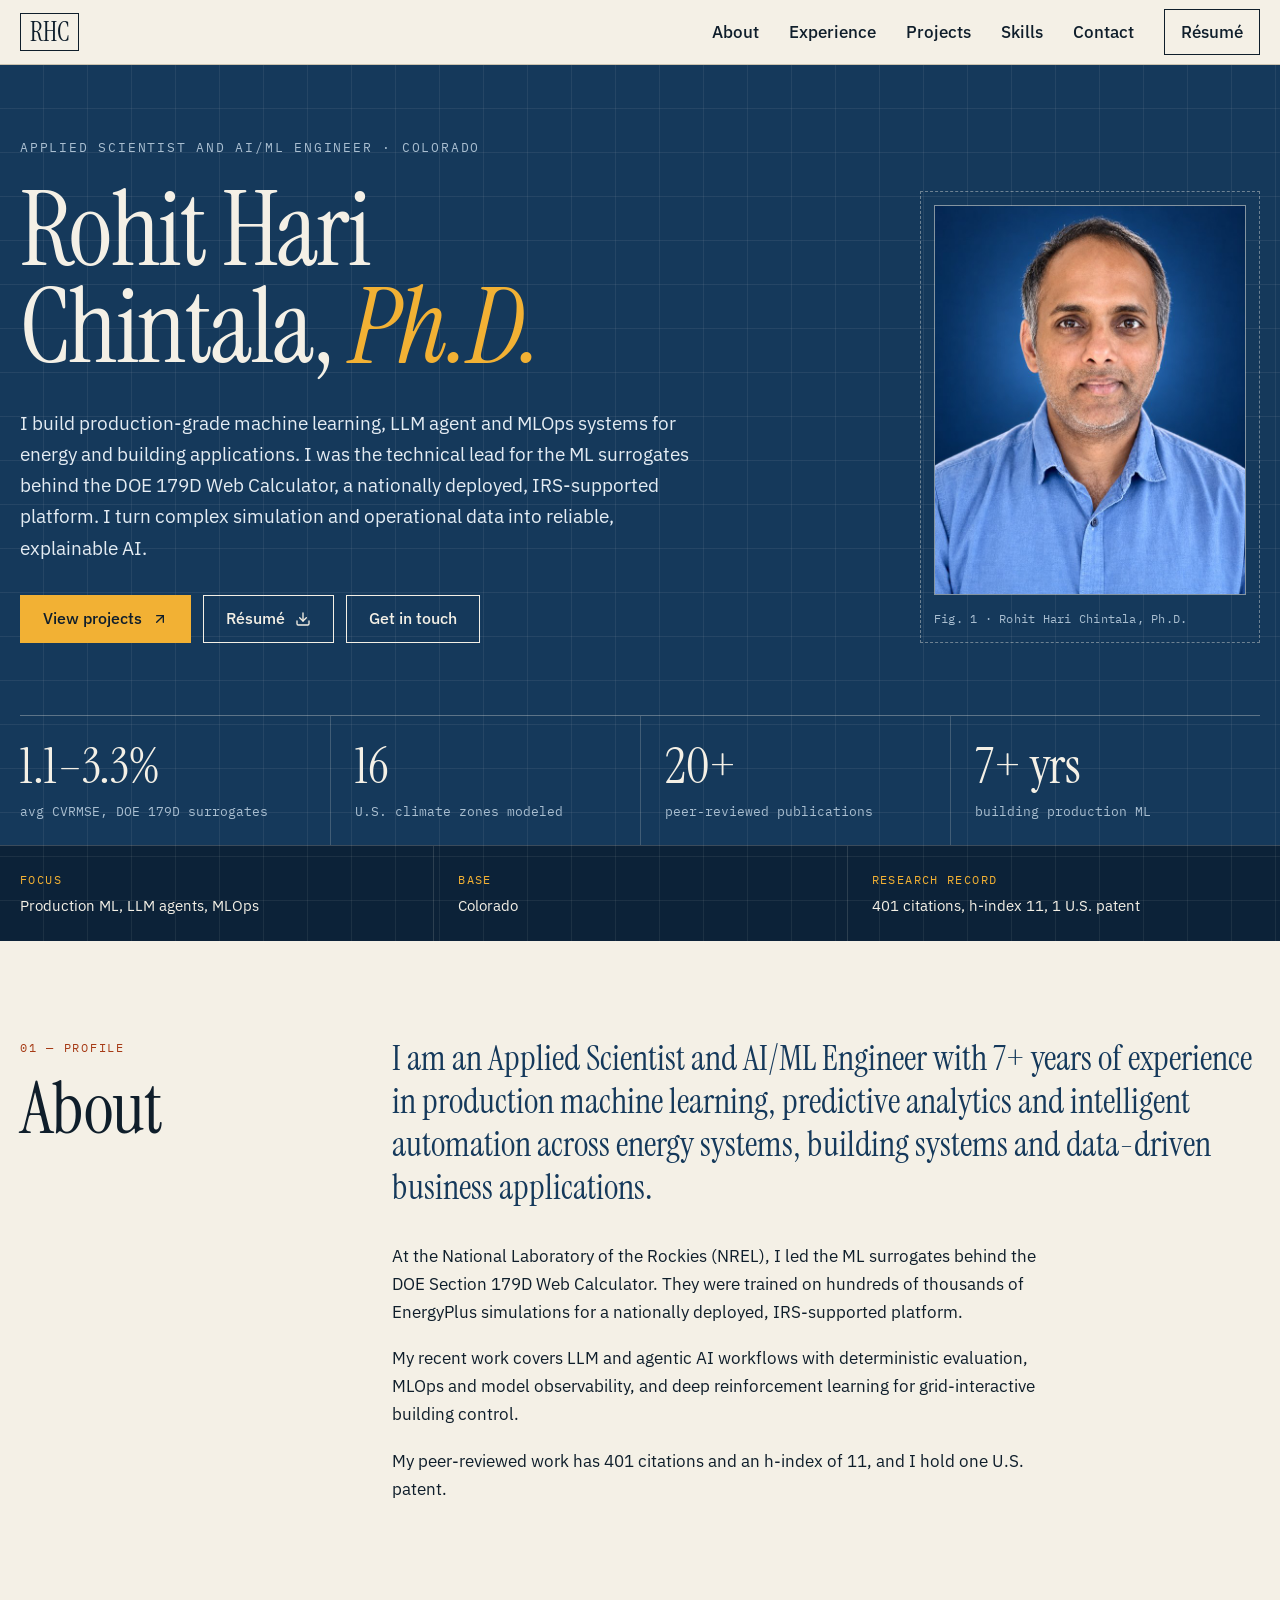
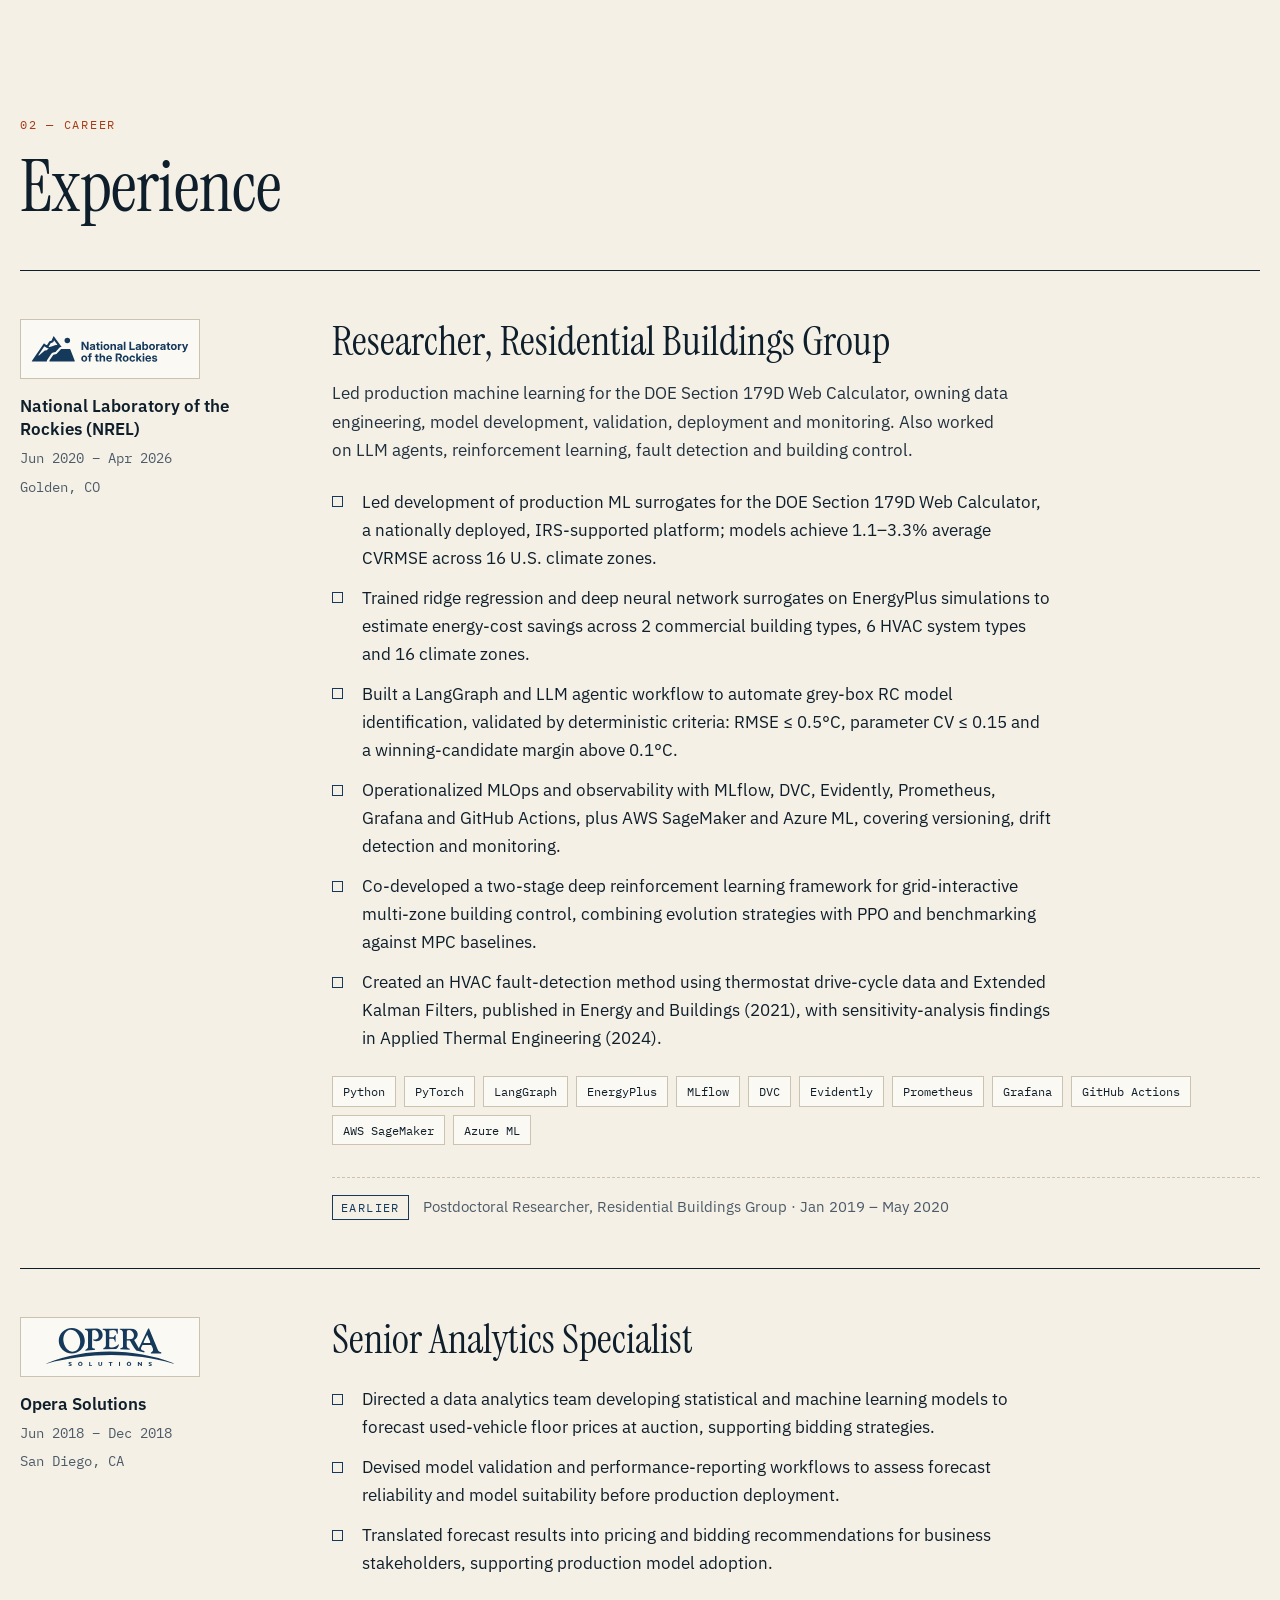
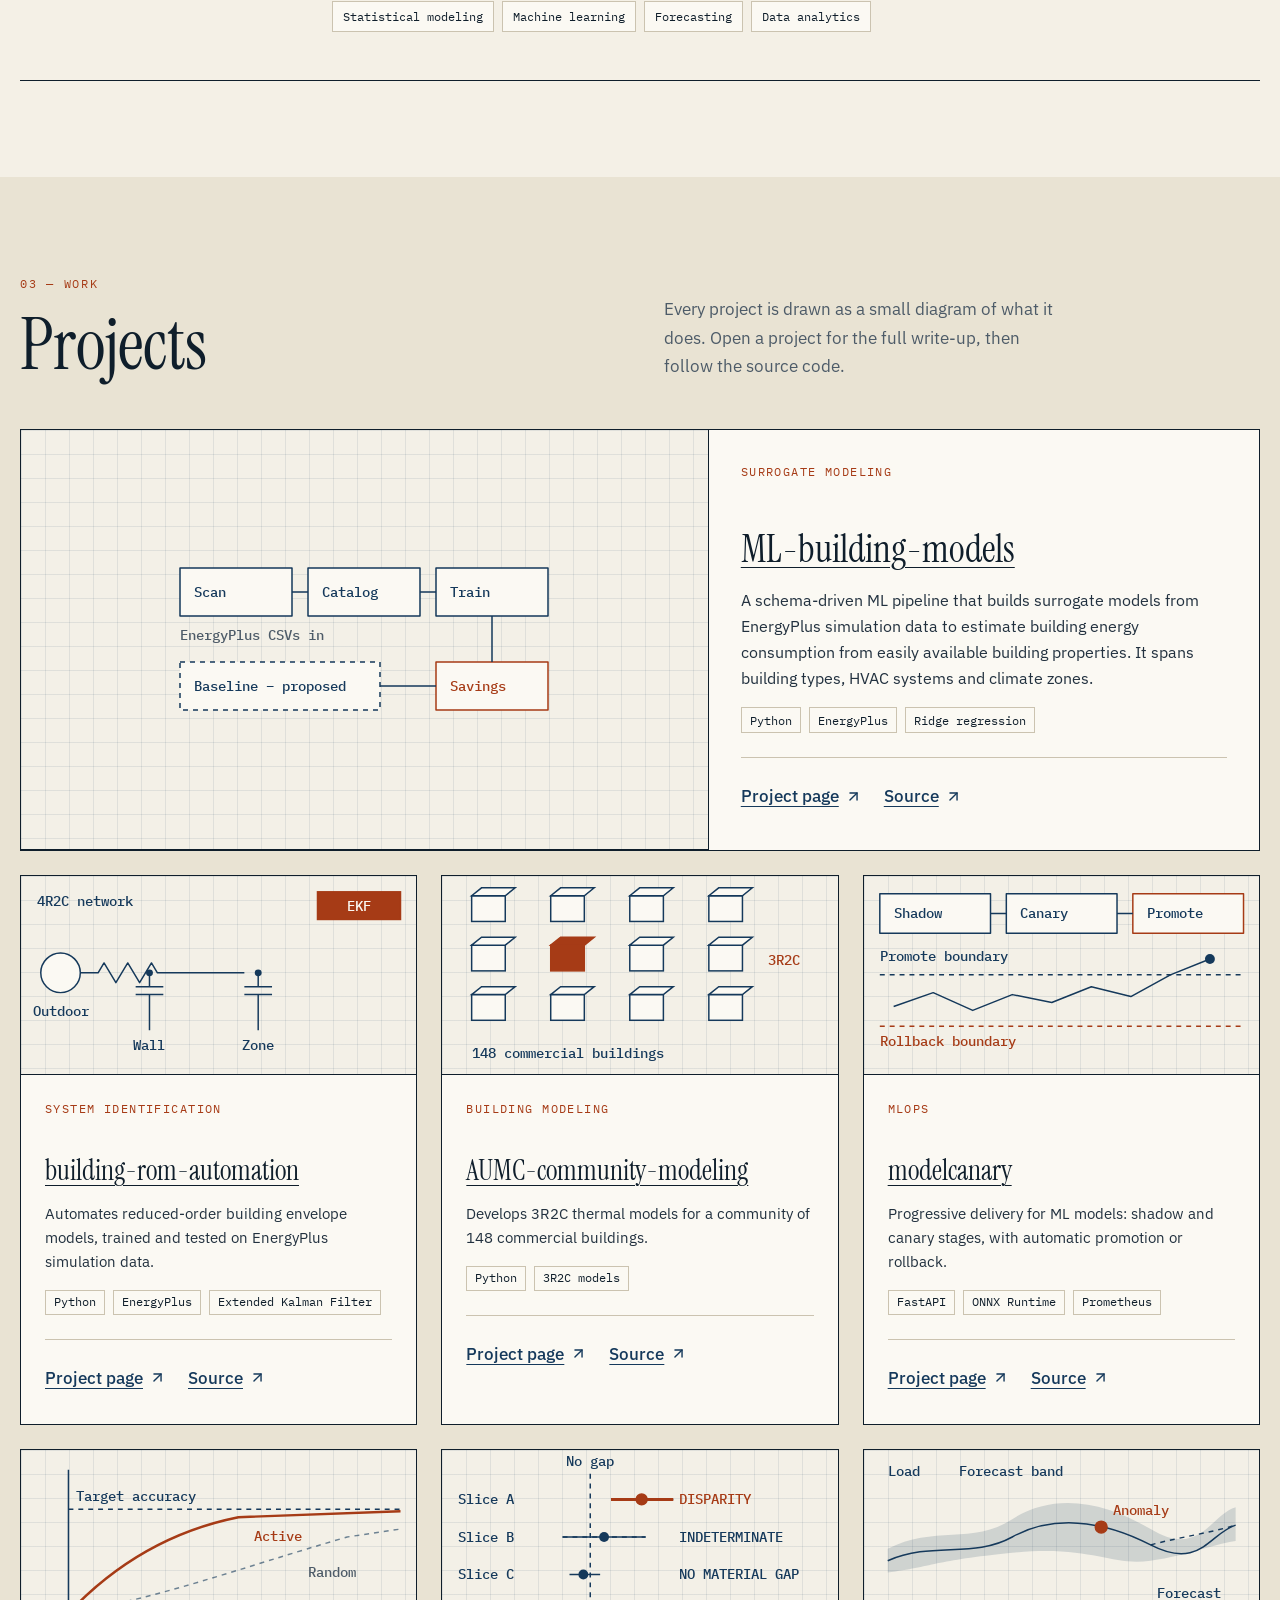
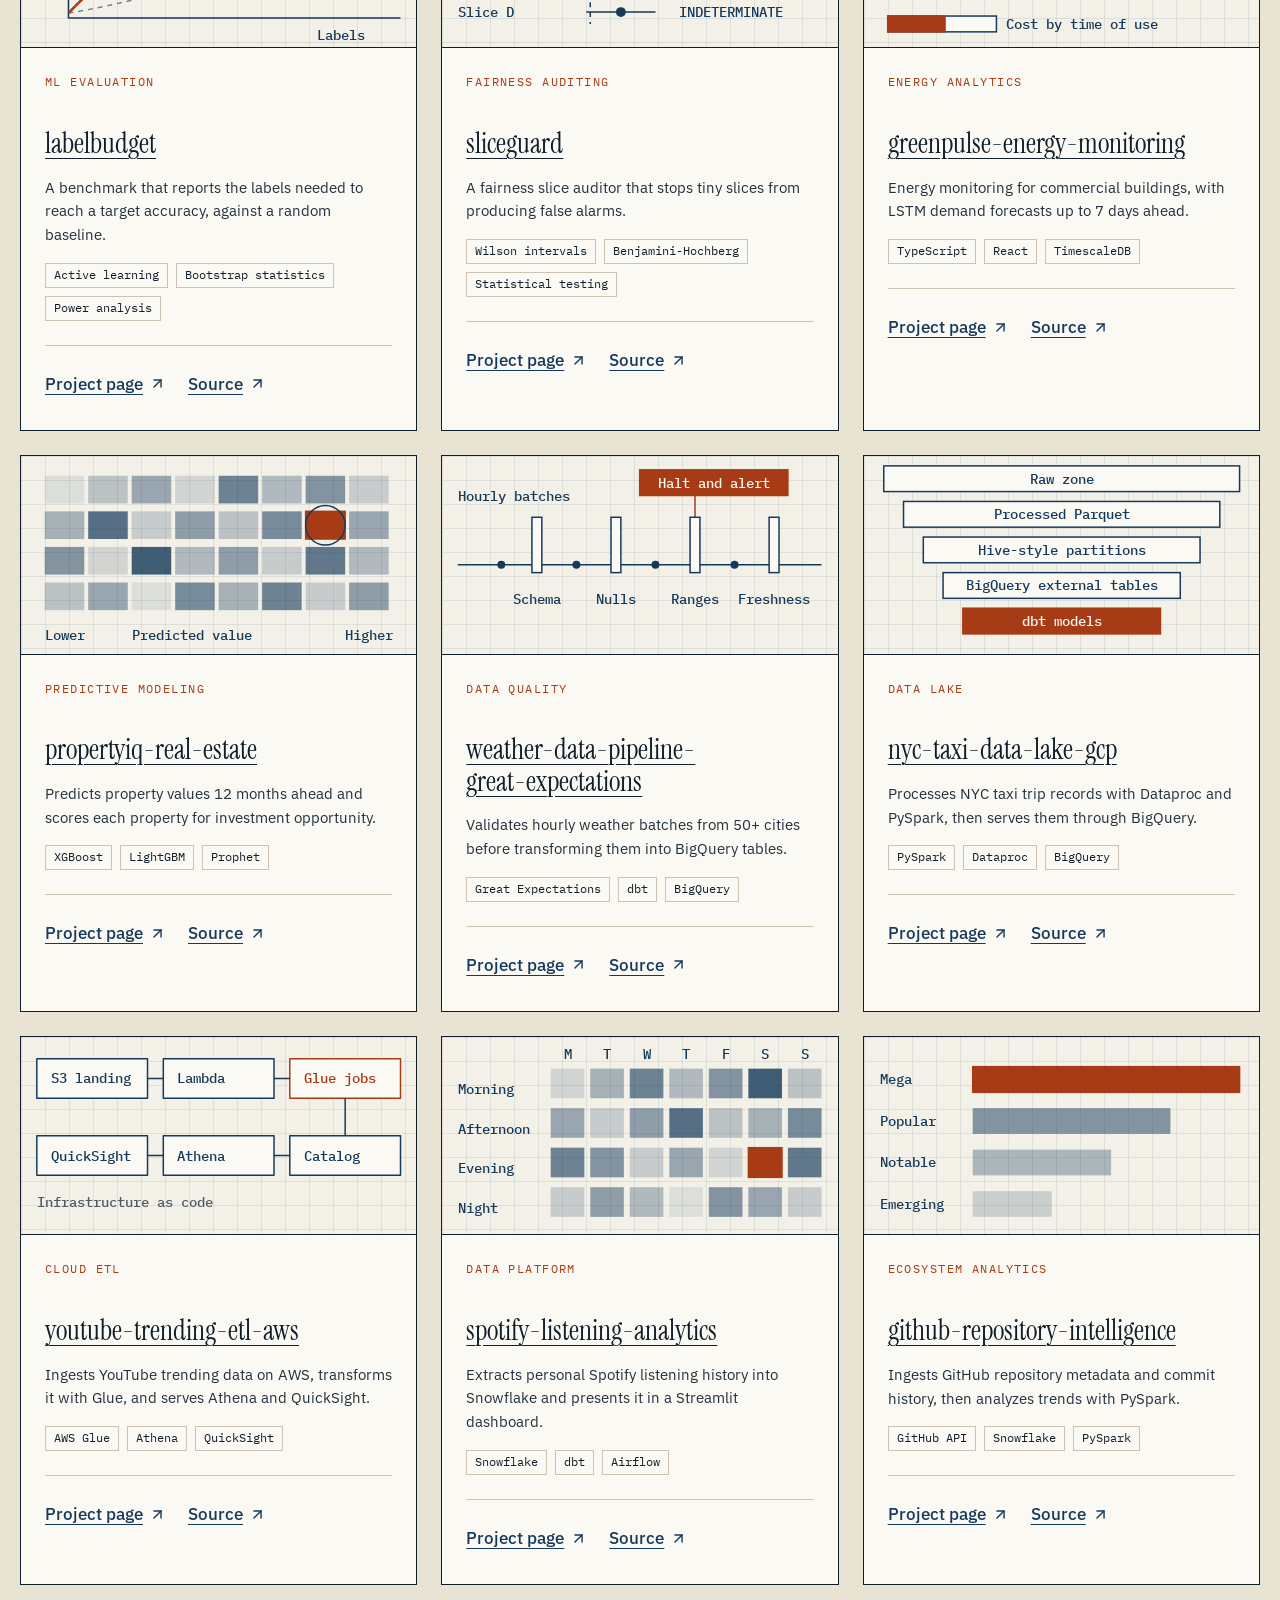
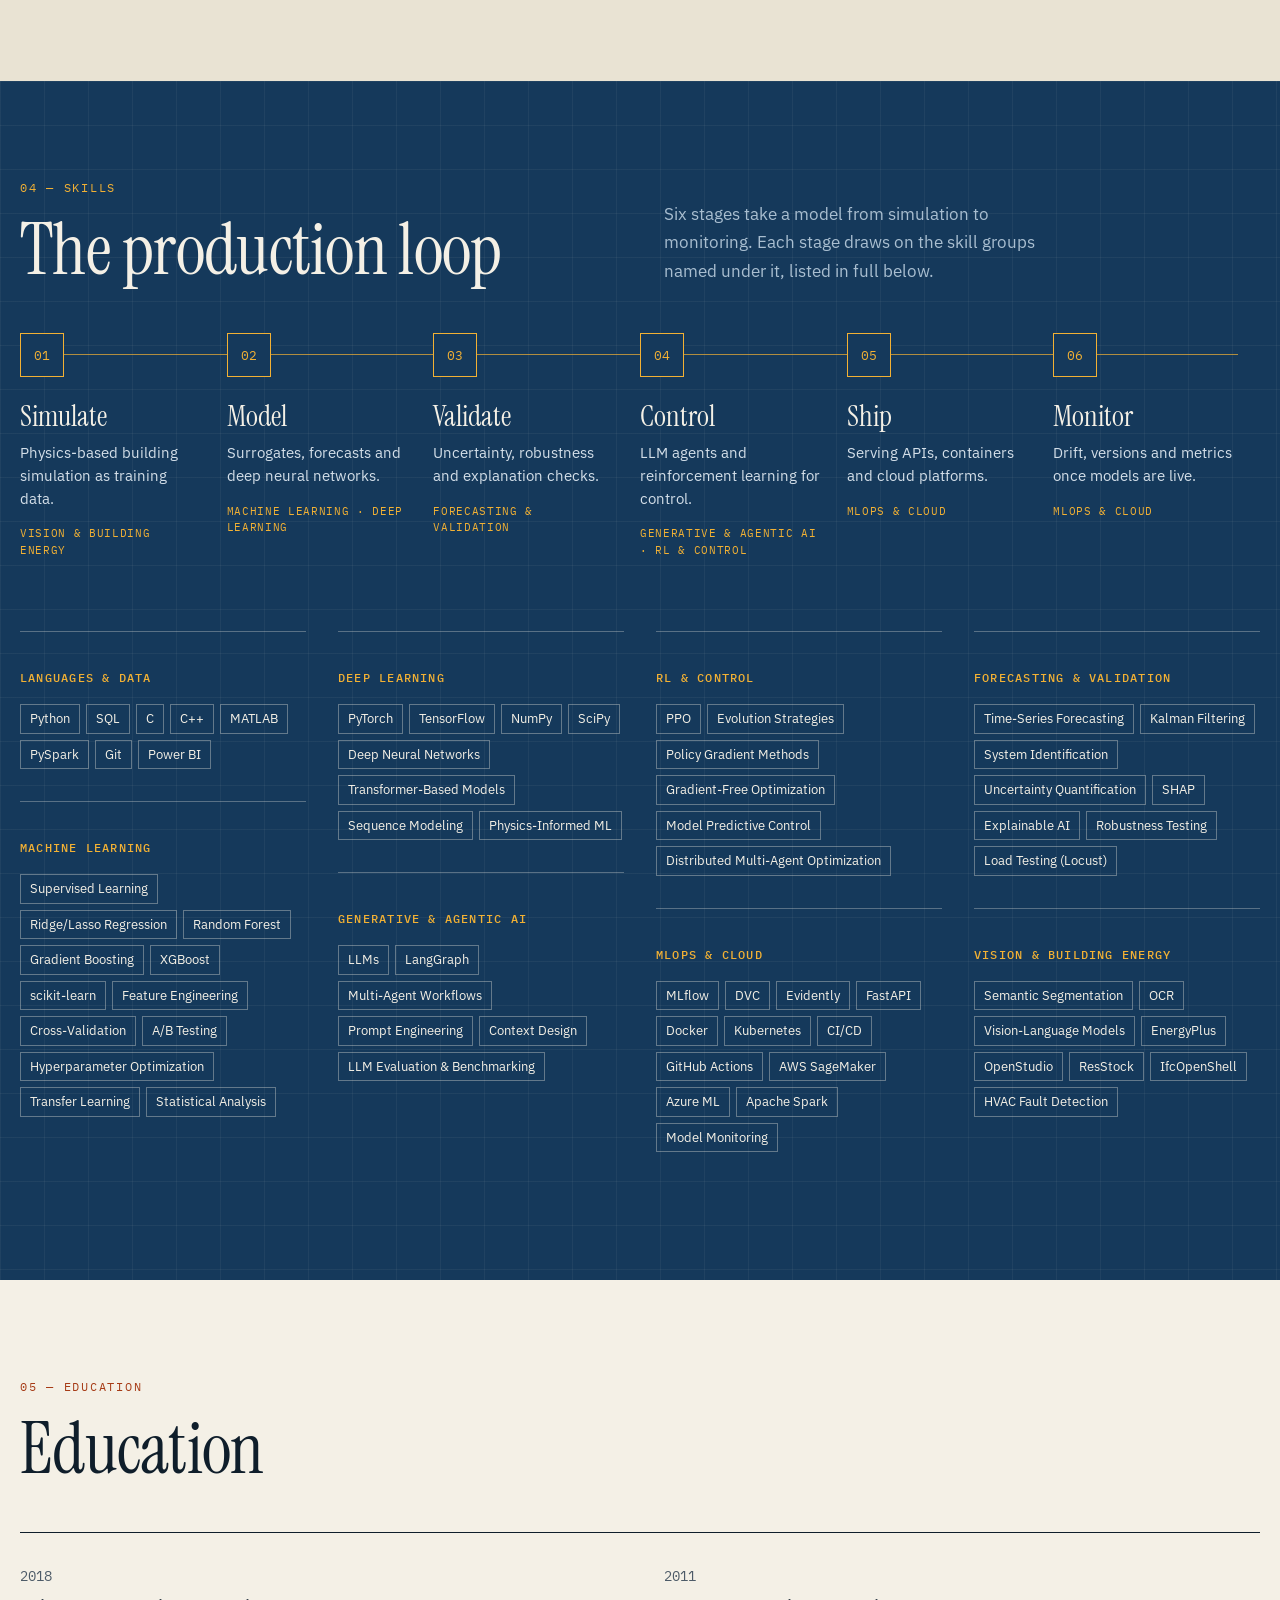
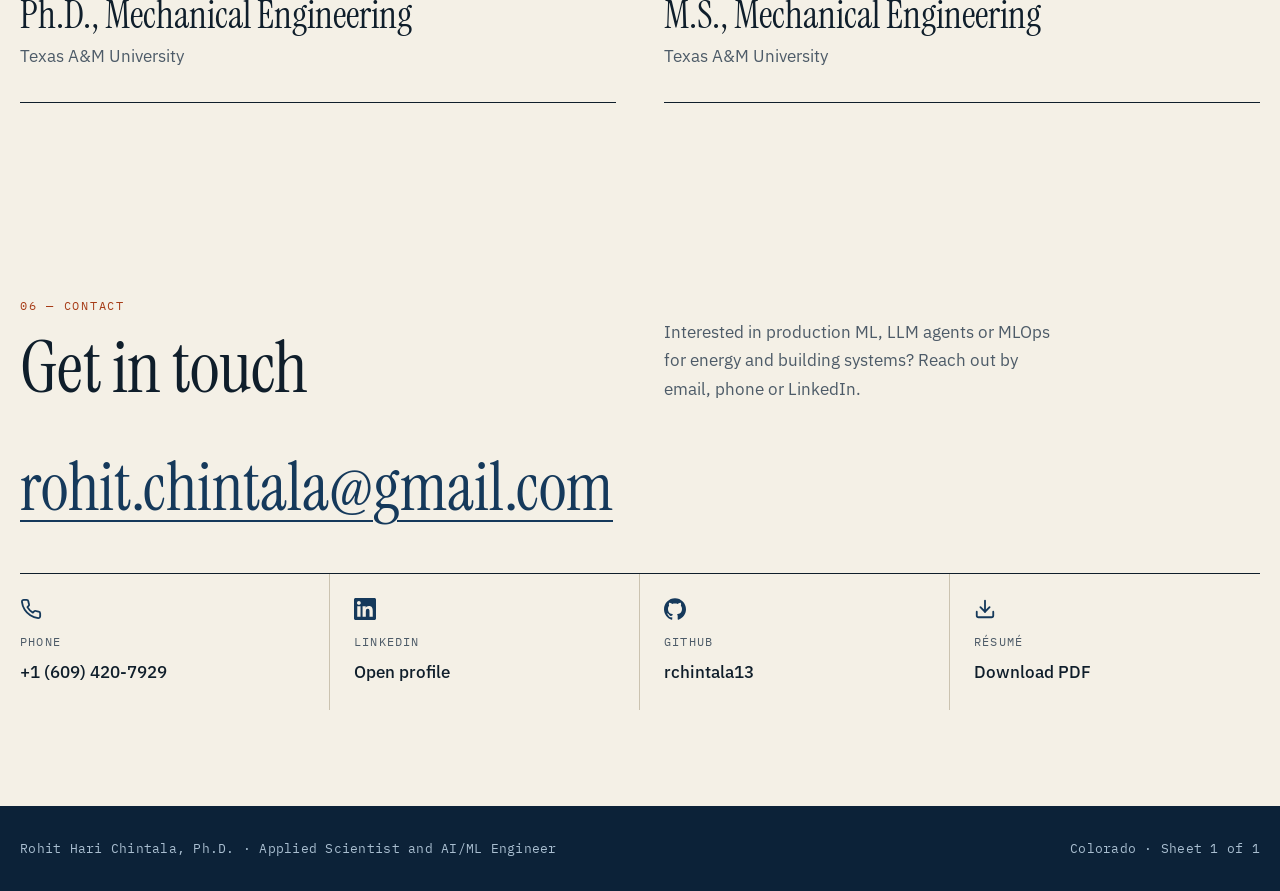
<file: index.html>
<!doctype html>
<html lang="en">
<head>
<meta charset="utf-8">
<meta name="viewport" content="width=device-width, initial-scale=1">
<title>Rohit Hari Chintala, Ph.D. | Applied Scientist and AI/ML Engineer</title>
<meta name="description" content="Applied Scientist and AI/ML Engineer building production ML, LLM agents and MLOps for energy and building systems. Technical lead on the DOE 179D Web Calculator.">
<link rel="canonical" href="https://rchintala13.github.io/">
<meta property="og:type" content="website">
<meta property="og:title" content="Rohit Hari Chintala, Ph.D. | Applied Scientist and AI/ML Engineer">
<meta property="og:description" content="Applied Scientist and AI/ML Engineer building production ML, LLM agents and MLOps for energy and building systems. Technical lead on the DOE 179D Web Calculator.">
<meta property="og:url" content="https://rchintala13.github.io/">
<meta property="og:image" content="https://rchintala13.github.io/assets/images/social-card.png">
<meta name="twitter:card" content="summary_large_image">
<meta name="theme-color" content="#15395B">
<link rel="icon" href="favicon.svg" type="image/svg+xml">
<link rel="apple-touch-icon" href="apple-touch-icon.png">
<link rel="preconnect" href="https://fonts.googleapis.com">
<link rel="preconnect" href="https://fonts.gstatic.com" crossorigin>
<link href="https://fonts.googleapis.com/css2?family=IBM+Plex+Mono:wght@400;500&family=IBM+Plex+Sans:wght@400;500;600&family=Instrument+Serif:ital@0;1&display=swap" rel="stylesheet">
<link rel="stylesheet" href="assets/css/site.css">
</head>
<body>
<a class="skip" href="#main">Skip to content</a>

<svg width="0" height="0" style="position:absolute" aria-hidden="true" focusable="false">
  <symbol id="i-github" viewBox="0 0 24 24" fill="currentColor"><path d="M12 .297c-6.63 0-12 5.373-12 12 0 5.303 3.438 9.8 8.205 11.385 .6 .113 .82-.258 .82-.577 0-.285-.01-1.04-.015-2.04-3.338 .724-4.042-1.61-4.042-1.61C4.422 18.07 3.633 17.7 3.633 17.7c-1.087-.744 .084-.729 .084-.729 1.205 .084 1.838 1.236 1.838 1.236 1.07 1.835 2.809 1.305 3.495 .998 .108-.776 .417-1.305 .76-1.605-2.665-.3-5.466-1.332-5.466-5.93 0-1.31 .465-2.38 1.235-3.22-.135-.303-.54-1.523 .105-3.176 0 0 1.005-.322 3.3 1.23 .96-.267 1.98-.399 3-.405 1.02 .006 2.04 .138 3 .405 2.28-1.552 3.285-1.23 3.285-1.23 .645 1.653 .24 2.873 .12 3.176 .765 .84 1.23 1.91 1.23 3.22 0 4.61-2.805 5.625-5.475 5.92 .42 .36 .81 1.096 .81 2.22 0 1.606-.015 2.896-.015 3.286 0 .315 .21 .69 .825 .57C20.565 22.092 24 17.592 24 12.297c0-6.627-5.373-12-12-12"/></symbol>
  <symbol id="i-linkedin" viewBox="0 0 24 24" fill="currentColor"><path d="M20.447 20.452h-3.554v-5.569c0-1.328-.027-3.037-1.852-3.037-1.853 0-2.136 1.445-2.136 2.939v5.667H9.351V9h3.414v1.561h.046c.477-.9 1.637-1.85 3.37-1.85 3.601 0 4.267 2.37 4.267 5.455v6.286zM5.337 7.433c-1.144 0-2.063-.926-2.063-2.065 0-1.138 .92-2.063 2.063-2.063 1.14 0 2.064 .925 2.064 2.063 0 1.139-.925 2.065-2.064 2.065zm1.782 13.019H3.555V9h3.564v11.452zM22.225 0H1.771C.792 0 0 .774 0 1.729v20.542C0 23.227 .792 24 1.771 24h20.451C23.2 24 24 23.227 24 22.271V1.729C24 .774 23.2 0 22.222 0h.003z"/></symbol>
  <symbol id="i-mail" viewBox="0 0 24 24" fill="none" stroke="currentColor" stroke-width="2" stroke-linecap="round" stroke-linejoin="round"><rect width="20" height="16" x="2" y="4" rx="2"/><path d="m22 7-8.97 5.7a1.94 1.94 0 0 1-2.06 0L2 7"/></symbol>
  <symbol id="i-phone" viewBox="0 0 24 24" fill="none" stroke="currentColor" stroke-width="2" stroke-linecap="round" stroke-linejoin="round"><path d="M22 16.92v3a2 2 0 0 1-2.18 2 19.79 19.79 0 0 1-8.63-3.07 19.5 19.5 0 0 1-6-6 19.79 19.79 0 0 1-3.07-8.67A2 2 0 0 1 4.11 2h3a2 2 0 0 1 2 1.72 12.84 12.84 0 0 0 .7 2.81 2 2 0 0 1-.45 2.11L8.09 9.91a16 16 0 0 0 6 6l1.27-1.27a2 2 0 0 1 2.11-.45 12.84 12.84 0 0 0 2.81.7A2 2 0 0 1 22 16.92z"/></symbol>
  <symbol id="i-download" viewBox="0 0 24 24" fill="none" stroke="currentColor" stroke-width="2" stroke-linecap="round" stroke-linejoin="round"><path d="M21 15v4a2 2 0 0 1-2 2H5a2 2 0 0 1-2-2v-4"/><polyline points="7 10 12 15 17 10"/><line x1="12" x2="12" y1="15" y2="3"/></symbol>
  <symbol id="i-arrow" viewBox="0 0 24 24" fill="none" stroke="currentColor" stroke-width="2" stroke-linecap="round" stroke-linejoin="round"><path d="M7 7h10v10"/><path d="M7 17 17 7"/></symbol>
</svg>

<header class="top">
  <div class="wrap top-in">
    <a class="mark" href="#top" aria-label="Rohit Hari Chintala, Ph.D. (top of page)">RHC</a>
    <nav class="nav-desk" aria-label="Primary">
      <a href="#about">About</a>
      <a href="#experience">Experience</a>
      <a href="#projects">Projects</a>
      <a href="#skills">Skills</a>
      <a href="#contact">Contact</a>
      <a class="nav-cv" href="assets/files/rohit-ph-d-resume.pdf" download>Résumé</a>
    </nav>
    <details class="nav-mobile">
      <summary>Menu</summary>
      <nav aria-label="Mobile">
        <a href="#about">About</a>
        <a href="#experience">Experience</a>
        <a href="#projects">Projects</a>
        <a href="#skills">Skills</a>
        <a href="#contact">Contact</a>
        <a href="assets/files/rohit-ph-d-resume.pdf" download>Résumé (PDF)</a>
      </nav>
    </details>
  </div>
</header>

<main id="main">

<!-- HERO -->
<section class="hero" id="top" aria-labelledby="hero-title">
  <div class="wrap hero-grid">
    <div class="hero-copy">
      <p class="eyebrow"><span class="role-line">Applied Scientist and AI/ML Engineer</span><span class="sep" aria-hidden="true"> · </span><span class="loc">Colorado</span></p>
      <h1 id="hero-title">Rohit Hari Chintala, <span class="deg">Ph.D.</span></h1>
      <p class="lead">I build production-grade machine learning, LLM agent and MLOps systems for energy and building applications. I was the technical lead for the ML surrogates behind the DOE 179D Web Calculator, a nationally deployed, IRS-supported platform. I turn complex simulation and operational data into reliable, explainable AI.</p>
      <div class="ctas">
        <a class="btn btn-primary" href="#projects">View projects <svg class="ic" aria-hidden="true"><use href="#i-arrow"/></svg></a>
        <a class="btn btn-ghost" href="assets/files/rohit-ph-d-resume.pdf" download>Résumé <svg class="ic" aria-hidden="true"><use href="#i-download"/></svg></a>
        <a class="btn btn-ghost" href="#contact">Get in touch</a>
      </div>
    </div>
    <figure class="portrait">
      <img src="assets/images/rohit-ph-d.jpg" alt="Portrait of Rohit Hari Chintala, Ph.D.">
      <figcaption>Fig. 1 · Rohit Hari Chintala, Ph.D.</figcaption>
    </figure>
  </div>
  <div class="wrap">
    <ul class="readouts">
      <li><strong class="v">1.1–3.3%</strong><span class="k">avg CVRMSE, DOE 179D surrogates</span></li>
      <li><strong class="v">16</strong><span class="k">U.S. climate zones modeled</span></li>
      <li><strong class="v">20+</strong><span class="k">peer-reviewed publications</span></li>
      <li><strong class="v">7+ yrs</strong><span class="k">building production ML</span></li>
    </ul>
  </div>
  <div class="spec-band">
    <div class="wrap">
      <ul class="spec" aria-label="Quick facts">
        <li><span class="sl">Focus</span><span class="sv">Production ML, LLM agents, MLOps</span></li>
        <li><span class="sl">Base</span><span class="sv">Colorado</span></li>
        <li><span class="sl">Research record</span><span class="sv">401 citations, h-index 11, 1 U.S. patent</span></li>
      </ul>
    </div>
  </div>
</section>

<!-- ABOUT -->
<section class="sect about" id="about" aria-labelledby="about-title">
  <div class="wrap about-grid">
    <header>
      <p class="kicker">01 — Profile</p>
      <h2 id="about-title">About</h2>
    </header>
    <div class="prose">
      <p>I am an Applied Scientist and AI/ML Engineer with 7+ years of experience in production machine learning, predictive analytics and intelligent automation across energy systems, building systems and data-driven business applications.</p>
      <p>At the National Laboratory of the Rockies (NREL), I led the ML surrogates behind the DOE Section 179D Web Calculator. They were trained on hundreds of thousands of EnergyPlus simulations for a nationally deployed, IRS-supported platform.</p>
      <p>My recent work covers LLM and agentic AI workflows with deterministic evaluation, MLOps and model observability, and deep reinforcement learning for grid-interactive building control.</p>
      <p>My peer-reviewed work has 401 citations and an h-index of 11, and I hold one U.S. patent.</p>
    </div>
  </div>
</section>

<!-- EXPERIENCE -->
<section class="sect exp" id="experience" aria-labelledby="exp-title">
  <div class="wrap">
    <header class="sect-head">
      <div>
        <p class="kicker">02 — Career</p>
        <h2 id="exp-title">Experience</h2>
      </div>
    </header>

    <article class="role">
      <div class="role-side">
        <div class="logo-chip"><img src="assets/images/logos/nrel.svg" alt="National Laboratory of the Rockies logo" loading="lazy" decoding="async"></div>
        <p class="co">National Laboratory of the Rockies (NREL)</p>
        <p class="meta">Jun 2020 – Apr 2026</p>
        <p class="meta">Golden, CO</p>
      </div>
      <div class="role-main">
        <h3>Researcher, Residential Buildings Group</h3>
        <p class="role-desc">Led production machine learning for the DOE Section 179D Web Calculator, owning data engineering, model development, validation, deployment and monitoring. Also worked on LLM agents, reinforcement learning, fault detection and building control.</p>
        <ul class="bullets">
          <li>Led development of production ML surrogates for the DOE Section 179D Web Calculator, a nationally deployed, IRS-supported platform; models achieve 1.1–3.3% average CVRMSE across 16 U.S. climate zones.</li>
          <li>Trained ridge regression and deep neural network surrogates on EnergyPlus simulations to estimate energy-cost savings across 2 commercial building types, 6 HVAC system types and 16 climate zones.</li>
          <li>Built a LangGraph and LLM agentic workflow to automate grey-box RC model identification, validated by deterministic criteria: RMSE ≤ 0.5°C, parameter CV ≤ 0.15 and a winning-candidate margin above 0.1°C.</li>
          <li>Operationalized MLOps and observability with MLflow, DVC, Evidently, Prometheus, Grafana and GitHub Actions, plus AWS SageMaker and Azure ML, covering versioning, drift detection and monitoring.</li>
          <li>Co-developed a two-stage deep reinforcement learning framework for grid-interactive multi-zone building control, combining evolution strategies with PPO and benchmarking against MPC baselines.</li>
          <li>Created an HVAC fault-detection method using thermostat drive-cycle data and Extended Kalman Filters, published in Energy and Buildings (2021), with sensitivity-analysis findings in Applied Thermal Engineering (2024).</li>
        </ul>
        <ul class="chips" aria-label="Technologies at NREL">
          <li>Python</li><li>PyTorch</li><li>LangGraph</li><li>EnergyPlus</li><li>MLflow</li><li>DVC</li><li>Evidently</li><li>Prometheus</li><li>Grafana</li><li>GitHub Actions</li><li>AWS SageMaker</li><li>Azure ML</li>
        </ul>
        <p class="earlier"><span class="tag">Earlier</span> Postdoctoral Researcher, Residential Buildings Group · Jan 2019 – May 2020</p>
      </div>
    </article>

    <article class="role">
      <div class="role-side">
        <div class="logo-chip"><img src="assets/images/logos/opera-solutions.svg" alt="Opera Solutions logo" loading="lazy" decoding="async"></div>
        <p class="co">Opera Solutions</p>
        <p class="meta">Jun 2018 – Dec 2018</p>
        <p class="meta">San Diego, CA</p>
      </div>
      <div class="role-main">
        <h3>Senior Analytics Specialist</h3>
        <ul class="bullets">
          <li>Directed a data analytics team developing statistical and machine learning models to forecast used-vehicle floor prices at auction, supporting bidding strategies.</li>
          <li>Devised model validation and performance-reporting workflows to assess forecast reliability and model suitability before production deployment.</li>
          <li>Translated forecast results into pricing and bidding recommendations for business stakeholders, supporting production model adoption.</li>
        </ul>
        <ul class="chips" aria-label="Technologies at Opera Solutions">
          <li>Statistical modeling</li><li>Machine learning</li><li>Forecasting</li><li>Data analytics</li>
        </ul>
      </div>
    </article>
  </div>
</section>

<!-- PROJECTS -->
<section class="sect work" id="projects" aria-labelledby="work-title">
  <div class="wrap">
    <header class="sect-head">
      <div>
        <p class="kicker">03 — Work</p>
        <h2 id="work-title">Projects</h2>
      </div>
      <p class="lede">Every project is drawn as a small diagram of what it does. Open a project for the full write-up, then follow the source code.</p>
    </header>

    <ul class="cards">

      <li class="card card--full">
        <figure class="viz">
          <svg viewBox="0 0 400 200" role="img" aria-label="Diagram: raw EnergyPlus CSVs are scanned, catalogued and trained, and savings are baseline minus proposed">
            <g class="ln">
              <rect class="bx" x="16" y="28" width="112" height="48"/>
              <rect class="bx" x="144" y="28" width="112" height="48"/>
              <rect class="bx" x="272" y="28" width="112" height="48"/>
              <rect class="bx sg" x="272" y="122" width="112" height="48"/>
              <rect class="bx dash" x="16" y="122" width="200" height="48"/>
              <path d="M128 52H144M256 52H272M328 76V122M272 146H216"/>
            </g>
            <text class="tx" x="30" y="57">Scan</text>
            <text class="tx" x="158" y="57">Catalog</text>
            <text class="tx" x="286" y="57">Train</text>
            <text class="tx sg" x="286" y="151">Savings</text>
            <text class="tx" x="30" y="151">Baseline − proposed</text>
            <text class="tx mut" x="16" y="100">EnergyPlus CSVs in</text>
          </svg>
        </figure>
        <div class="card-body">
          <p class="cat">Surrogate modeling</p>
          <h3><a href="projects/ml-building-models.html">ML-building-models</a></h3>
          <p class="desc">A schema-driven ML pipeline that builds surrogate models from EnergyPlus simulation data to estimate building energy consumption from easily available building properties. It spans building types, HVAC systems and climate zones.</p>
          <ul class="chips" aria-label="Main technologies"><li>Python</li><li>EnergyPlus</li><li>Ridge regression</li></ul>
          <p class="links"><a href="projects/ml-building-models.html">Project page <svg class="ic" aria-hidden="true"><use href="#i-arrow"/></svg></a><a href="https://github.com/rchintala13/ML-building-models">Source <svg class="ic" aria-hidden="true"><use href="#i-arrow"/></svg></a></p>
        </div>
      </li>

      <li class="card">
        <figure class="viz">
          <svg viewBox="0 0 400 200" role="img" aria-label="Diagram: a 4R2C thermal network linking outdoor air, a wall node and a zone node, with an EKF badge">
            <g class="ln">
              <circle class="bx" cx="40" cy="98" r="20"/>
              <path d="M60 98H78l6-10 12 20 12-20 12 20 12-20 6 10H226"/>
              <path d="M130 98V112M116 112H144M116 120H144M130 120V156"/>
              <path d="M240 98V112M226 112H254M226 120H254M240 120V156"/>
            </g>
            <circle class="fl" cx="130" cy="98" r="3.5"/>
            <circle class="fl" cx="240" cy="98" r="3.5"/>
            <text class="tx tc" x="40" y="142">Outdoor</text>
            <text class="tx tc" x="130" y="176">Wall</text>
            <text class="tx tc" x="240" y="176">Zone</text>
            <text class="tx" x="16" y="30">4R2C network</text>
            <rect class="sf" x="300" y="16" width="84" height="28"/>
            <text class="tx tc tw" x="342" y="35">EKF</text>
          </svg>
        </figure>
        <div class="card-body">
          <p class="cat">System identification</p>
          <h3><a href="projects/building-rom-automation.html">building-rom-automation</a></h3>
          <p class="desc">Automates reduced-order building envelope models, trained and tested on EnergyPlus simulation data.</p>
          <ul class="chips" aria-label="Main technologies"><li>Python</li><li>EnergyPlus</li><li>Extended Kalman Filter</li></ul>
          <p class="links"><a href="projects/building-rom-automation.html">Project page <svg class="ic" aria-hidden="true"><use href="#i-arrow"/></svg></a><a href="https://github.com/rchintala13/building-rom-automation">Source <svg class="ic" aria-hidden="true"><use href="#i-arrow"/></svg></a></p>
        </div>
      </li>

      <li class="card">
        <figure class="viz">
          <svg viewBox="0 0 400 200" role="img" aria-label="Diagram: a grid of commercial buildings, one highlighted, for a community of 148 buildings">
            <defs>
              <g id="bdA"><rect class="bx" x="0" y="8" width="34" height="26"/><polygon class="bx" points="0,8 10,0 44,0 34,8"/></g>
              <g id="bdH"><rect class="hx" x="0" y="8" width="34" height="26"/><polygon class="hx" points="0,8 10,0 44,0 34,8"/></g>
            </defs>
            <use href="#bdA" x="30" y="12"/><use href="#bdA" x="110" y="12"/><use href="#bdA" x="190" y="12"/><use href="#bdA" x="270" y="12"/>
            <use href="#bdA" x="30" y="62"/><use href="#bdH" x="110" y="62"/><use href="#bdA" x="190" y="62"/><use href="#bdA" x="270" y="62"/>
            <use href="#bdA" x="30" y="112"/><use href="#bdA" x="110" y="112"/><use href="#bdA" x="190" y="112"/><use href="#bdA" x="270" y="112"/>
            <text class="tx" x="30" y="184">148 commercial buildings</text>
            <text class="tx ts" x="330" y="90">3R2C</text>
          </svg>
        </figure>
        <div class="card-body">
          <p class="cat">Building modeling</p>
          <h3><a href="projects/aumc-community-modeling.html">AUMC-community-modeling</a></h3>
          <p class="desc">Develops 3R2C thermal models for a community of 148 commercial buildings.</p>
          <ul class="chips" aria-label="Main technologies"><li>Python</li><li>3R2C models</li></ul>
          <p class="links"><a href="projects/aumc-community-modeling.html">Project page <svg class="ic" aria-hidden="true"><use href="#i-arrow"/></svg></a><a href="https://github.com/rchintala13/AUMC-community-modeling">Source <svg class="ic" aria-hidden="true"><use href="#i-arrow"/></svg></a></p>
        </div>
      </li>

      <li class="card">
        <figure class="viz">
          <svg viewBox="0 0 400 200" role="img" aria-label="Diagram: a model moves from shadow to canary to promotion, with a rollback boundary">
            <g class="ln">
              <rect class="bx" x="16" y="18" width="112" height="40"/>
              <rect class="bx" x="144" y="18" width="112" height="40"/>
              <rect class="bx sg" x="272" y="18" width="112" height="40"/>
              <path d="M128 38H144M256 38H272"/>
              <path class="dash" d="M16 100H384"/>
              <path class="dash sg" d="M16 152H384"/>
            </g>
            <text class="tx" x="30" y="43">Shadow</text>
            <text class="tx" x="158" y="43">Canary</text>
            <text class="tx" x="286" y="43">Promote</text>
            <text class="tx" x="16" y="86">Promote boundary</text>
            <text class="tx sg" x="16" y="172">Rollback boundary</text>
            <polyline class="ln" points="30,132 70,118 110,136 150,120 190,128 230,112 270,122 310,100 350,84" fill="none" stroke="currentColor" stroke-width="2.5"/>
            <circle class="fl" cx="350" cy="84" r="5"/>
          </svg>
        </figure>
        <div class="card-body">
          <p class="cat">MLOps</p>
          <h3><a href="projects/modelcanary.html">modelcanary</a></h3>
          <p class="desc">Progressive delivery for ML models: shadow and canary stages, with automatic promotion or rollback.</p>
          <ul class="chips" aria-label="Main technologies"><li>FastAPI</li><li>ONNX Runtime</li><li>Prometheus</li></ul>
          <p class="links"><a href="projects/modelcanary.html">Project page <svg class="ic" aria-hidden="true"><use href="#i-arrow"/></svg></a><a href="https://github.com/rchintala13/modelcanary">Source <svg class="ic" aria-hidden="true"><use href="#i-arrow"/></svg></a></p>
        </div>
      </li>

      <li class="card">
        <figure class="viz">
          <svg viewBox="0 0 400 200" role="img" aria-label="Chart: active learning reaches the target accuracy with fewer labels than the random baseline">
            <g class="ln">
              <path d="M48 20V170H384"/>
              <path class="dash" d="M48 60H384"/>
              <path class="dash mut" d="M48 165C140 150 220 120 330 88L384 80"/>
            </g>
            <path class="sg" d="M48 165C100 110 160 80 220 68L384 62" fill="none" stroke="currentColor" stroke-width="2.5"/>
            <text class="tx" x="56" y="52">Target accuracy</text>
            <text class="tx sg" x="236" y="92">Active</text>
            <text class="tx mut" x="290" y="128">Random</text>
            <text class="tx" x="300" y="192">Labels</text>
          </svg>
        </figure>
        <div class="card-body">
          <p class="cat">ML evaluation</p>
          <h3><a href="projects/labelbudget.html">labelbudget</a></h3>
          <p class="desc">A benchmark that reports the labels needed to reach a target accuracy, against a random baseline.</p>
          <ul class="chips" aria-label="Main technologies"><li>Active learning</li><li>Bootstrap statistics</li><li>Power analysis</li></ul>
          <p class="links"><a href="projects/labelbudget.html">Project page <svg class="ic" aria-hidden="true"><use href="#i-arrow"/></svg></a><a href="https://github.com/rchintala13/labelbudget">Source <svg class="ic" aria-hidden="true"><use href="#i-arrow"/></svg></a></p>
        </div>
      </li>

      <li class="card">
        <figure class="viz">
          <svg viewBox="0 0 400 200" role="img" aria-label="Forest plot: four slices with confidence intervals around the gap, one flagged as disparity, two as indeterminate">
            <g class="ln">
              <path class="dash" d="M150 24V176"/>
              <path d="M171 50H234M122 88H206M129 126H160M146 164H216"/>
            </g>
            <path class="sg" d="M171 50H234" stroke="currentColor" stroke-width="3"/>
            <line class="ln dash" x1="122" y1="88" x2="206" y2="88"/>
            <circle class="sf" cx="202" cy="50" r="5.5"/>
            <circle class="fl" cx="164" cy="88" r="5"/>
            <circle class="fl" cx="143" cy="126" r="5"/>
            <circle class="fl" cx="181" cy="164" r="5"/>
            <text class="tx" x="16" y="55">Slice A</text>
            <text class="tx" x="16" y="93">Slice B</text>
            <text class="tx" x="16" y="131">Slice C</text>
            <text class="tx" x="16" y="169">Slice D</text>
            <text class="tx sg" x="240" y="55" font-size="12">DISPARITY</text>
            <text class="tx" x="240" y="93" font-size="12">INDETERMINATE</text>
            <text class="tx" x="240" y="131" font-size="12">NO MATERIAL GAP</text>
            <text class="tx" x="240" y="169" font-size="12">INDETERMINATE</text>
            <text class="tx tc" x="150" y="16" font-size="12">No gap</text>
          </svg>
        </figure>
        <div class="card-body">
          <p class="cat">Fairness auditing</p>
          <h3><a href="projects/sliceguard.html">sliceguard</a></h3>
          <p class="desc">A fairness slice auditor that stops tiny slices from producing false alarms.</p>
          <ul class="chips" aria-label="Main technologies"><li>Wilson intervals</li><li>Benjamini-Hochberg</li><li>Statistical testing</li></ul>
          <p class="links"><a href="projects/sliceguard.html">Project page <svg class="ic" aria-hidden="true"><use href="#i-arrow"/></svg></a><a href="https://github.com/rchintala13/sliceguard">Source <svg class="ic" aria-hidden="true"><use href="#i-arrow"/></svg></a></p>
        </div>
      </li>

      <li class="card">
        <figure class="viz">
          <svg viewBox="0 0 400 200" role="img" aria-label="Dashboard: a building load line with a forecast band and one flagged anomaly">
            <path class="fl band" d="M24 100C70 76 110 96 150 70S240 50 290 80S350 66 376 58V92C350 96 330 106 290 112S230 96 150 104S70 118 24 124Z" fill="currentColor" opacity=".16"/>
            <g class="ln">
              <path d="M24 112C70 92 110 110 150 88S240 70 290 96S350 84 376 76"/>
              <path class="dash" d="M290 96C320 88 350 84 376 76"/>
            </g>
            <circle class="sf" cx="240" cy="78" r="6"/>
            <text class="tx ts" x="252" y="66">Anomaly</text>
            <text class="tx" x="24" y="26">Load</text>
            <text class="tx" x="96" y="26">Forecast band</text>
            <text class="tx" x="296" y="150">Forecast</text>
            <rect class="bx" x="24" y="168" width="110" height="16" rx="0"/>
            <rect class="sf" x="24" y="168" width="58" height="16"/>
            <text class="tx" x="144" y="181">Cost by time of use</text>
          </svg>
        </figure>
        <div class="card-body">
          <p class="cat">Energy analytics</p>
          <h3><a href="projects/greenpulse-energy-monitoring.html">greenpulse-energy-monitoring</a></h3>
          <p class="desc">Energy monitoring for commercial buildings, with LSTM demand forecasts up to 7 days ahead.</p>
          <ul class="chips" aria-label="Main technologies"><li>TypeScript</li><li>React</li><li>TimescaleDB</li></ul>
          <p class="links"><a href="projects/greenpulse-energy-monitoring.html">Project page <svg class="ic" aria-hidden="true"><use href="#i-arrow"/></svg></a><a href="https://github.com/rchintala13/greenpulse-energy-monitoring">Source <svg class="ic" aria-hidden="true"><use href="#i-arrow"/></svg></a></p>
        </div>
      </li>

      <li class="card">
        <figure class="viz">
          <svg viewBox="0 0 400 200" role="img" aria-label="Heatmap grid of neighborhoods shaded by predicted value, with one top-scored cell highlighted">
            <g class="fl">
              <rect x="24" y="20" width="40" height="28" opacity=".1"/><rect x="68" y="20" width="40" height="28" opacity=".25"/><rect x="112" y="20" width="40" height="28" opacity=".4"/><rect x="156" y="20" width="40" height="28" opacity=".15"/><rect x="200" y="20" width="40" height="28" opacity=".6"/><rect x="244" y="20" width="40" height="28" opacity=".3"/><rect x="288" y="20" width="40" height="28" opacity=".5"/><rect x="332" y="20" width="40" height="28" opacity=".2"/>
              <rect x="24" y="56" width="40" height="28" opacity=".35"/><rect x="68" y="56" width="40" height="28" opacity=".7"/><rect x="112" y="56" width="40" height="28" opacity=".2"/><rect x="156" y="56" width="40" height="28" opacity=".45"/><rect x="200" y="56" width="40" height="28" opacity=".25"/><rect x="244" y="56" width="40" height="28" opacity=".55"/><rect x="288" y="56" width="40" height="28" opacity=".12"/><rect x="332" y="56" width="40" height="28" opacity=".4"/>
              <rect x="24" y="92" width="40" height="28" opacity=".5"/><rect x="68" y="92" width="40" height="28" opacity=".15"/><rect x="112" y="92" width="40" height="28" opacity=".8"/><rect x="156" y="92" width="40" height="28" opacity=".3"/><rect x="200" y="92" width="40" height="28" opacity=".45"/><rect x="244" y="92" width="40" height="28" opacity=".2"/><rect x="288" y="92" width="40" height="28" opacity=".65"/><rect x="332" y="92" width="40" height="28" opacity=".3"/>
              <rect x="24" y="128" width="40" height="28" opacity=".25"/><rect x="68" y="128" width="40" height="28" opacity=".4"/><rect x="112" y="128" width="40" height="28" opacity=".1"/><rect x="156" y="128" width="40" height="28" opacity=".55"/><rect x="200" y="128" width="40" height="28" opacity=".35"/><rect x="244" y="128" width="40" height="28" opacity=".6"/><rect x="288" y="128" width="40" height="28" opacity=".2"/><rect x="332" y="128" width="40" height="28" opacity=".45"/>
            </g>
            <rect class="sf" x="288" y="56" width="40" height="28"/>
            <circle class="ln" cx="308" cy="70" r="20" fill="none" stroke="currentColor" stroke-width="1.5"/>
            <text class="tx" x="24" y="186">Lower</text>
            <text class="tx" x="376" y="186" text-anchor="end">Higher</text>
            <text class="tx" x="112" y="186">Predicted value</text>
          </svg>
        </figure>
        <div class="card-body">
          <p class="cat">Predictive modeling</p>
          <h3><a href="projects/propertyiq-real-estate.html">propertyiq-real-estate</a></h3>
          <p class="desc">Predicts property values 12 months ahead and scores each property for investment opportunity.</p>
          <ul class="chips" aria-label="Main technologies"><li>XGBoost</li><li>LightGBM</li><li>Prophet</li></ul>
          <p class="links"><a href="projects/propertyiq-real-estate.html">Project page <svg class="ic" aria-hidden="true"><use href="#i-arrow"/></svg></a><a href="https://github.com/rchintala13/propertyiq-real-estate">Source <svg class="ic" aria-hidden="true"><use href="#i-arrow"/></svg></a></p>
        </div>
      </li>

      <li class="card">
        <figure class="viz">
          <svg viewBox="0 0 400 200" role="img" aria-label="Diagram: data flows through four quality gates; a failed check halts the pipeline and sends an alert">
            <g class="ln">
              <path d="M16 110H384"/>
              <path d="M176 110V70M256 110V70M336 110V70M96 110V70"/>
              <path class="sg" d="M256 70V40"/>
            </g>
            <rect class="bx" x="91" y="62" width="10" height="56"/>
            <rect class="bx" x="171" y="62" width="10" height="56"/>
            <rect class="bx" x="251" y="62" width="10" height="56"/>
            <rect class="bx" x="331" y="62" width="10" height="56"/>
            <rect class="sf" x="200" y="14" width="150" height="26"/>
            <text class="tx tw tc" x="275" y="32">Halt and alert</text>
            <text class="tx tc" x="96" y="150">Schema</text>
            <text class="tx tc" x="176" y="150">Nulls</text>
            <text class="tx tc" x="256" y="150">Ranges</text>
            <text class="tx tc" x="336" y="150">Freshness</text>
            <text class="tx" x="16" y="46">Hourly batches</text>
            <circle class="fl" cx="60" cy="110" r="4"/><circle class="fl" cx="136" cy="110" r="4"/><circle class="fl" cx="216" cy="110" r="4"/><circle class="fl" cx="296" cy="110" r="4"/>
          </svg>
        </figure>
        <div class="card-body">
          <p class="cat">Data quality</p>
          <h3><a href="projects/weather-data-pipeline-great-expectations.html">weather-data-pipeline-great-expectations</a></h3>
          <p class="desc">Validates hourly weather batches from 50+ cities before transforming them into BigQuery tables.</p>
          <ul class="chips" aria-label="Main technologies"><li>Great Expectations</li><li>dbt</li><li>BigQuery</li></ul>
          <p class="links"><a href="projects/weather-data-pipeline-great-expectations.html">Project page <svg class="ic" aria-hidden="true"><use href="#i-arrow"/></svg></a><a href="https://github.com/rchintala13/weather-data-pipeline-great-expectations">Source <svg class="ic" aria-hidden="true"><use href="#i-arrow"/></svg></a></p>
        </div>
      </li>

      <li class="card">
        <figure class="viz">
          <svg viewBox="0 0 400 200" role="img" aria-label="Diagram: data lake layers narrowing from raw zone to dbt models">
            <rect class="bx" x="20" y="10" width="360" height="26"/>
            <rect class="bx" x="40" y="46" width="320" height="26"/>
            <rect class="bx" x="60" y="82" width="280" height="26"/>
            <rect class="bx" x="80" y="118" width="240" height="26"/>
            <rect class="sf" x="100" y="154" width="200" height="26"/>
            <text class="tx tc" x="200" y="28">Raw zone</text>
            <text class="tc tx" x="200" y="64">Processed Parquet</text>
            <text class="tc tx" x="200" y="100">Hive-style partitions</text>
            <text class="tc tx" x="200" y="136">BigQuery external tables</text>
            <text class="tc tx tw" x="200" y="172">dbt models</text>
          </svg>
        </figure>
        <div class="card-body">
          <p class="cat">Data lake</p>
          <h3><a href="projects/nyc-taxi-data-lake-gcp.html">nyc-taxi-data-lake-gcp</a></h3>
          <p class="desc">Processes NYC taxi trip records with Dataproc and PySpark, then serves them through BigQuery.</p>
          <ul class="chips" aria-label="Main technologies"><li>PySpark</li><li>Dataproc</li><li>BigQuery</li></ul>
          <p class="links"><a href="projects/nyc-taxi-data-lake-gcp.html">Project page <svg class="ic" aria-hidden="true"><use href="#i-arrow"/></svg></a><a href="https://github.com/rchintala13/nyc-taxi-data-lake-gcp">Source <svg class="ic" aria-hidden="true"><use href="#i-arrow"/></svg></a></p>
        </div>
      </li>

      <li class="card">
        <figure class="viz">
          <svg viewBox="0 0 400 200" role="img" aria-label="Diagram: files land in S3, a Lambda trigger starts Glue jobs, the catalog feeds Athena and QuickSight">
            <g class="ln">
              <rect class="bx" x="16" y="22" width="112" height="40"/>
              <rect class="bx" x="144" y="22" width="112" height="40"/>
              <rect class="bx sg" x="272" y="22" width="112" height="40"/>
              <rect class="bx" x="272" y="100" width="112" height="40"/>
              <rect class="bx" x="144" y="100" width="112" height="40"/>
              <rect class="bx" x="16" y="100" width="112" height="40"/>
              <path d="M128 42H144M256 42H272M328 62V100M272 120H256M144 120H128"/>
            </g>
            <text class="tx" x="30" y="47">S3 landing</text>
            <text class="tx" x="158" y="47">Lambda</text>
            <text class="tx sg" x="286" y="47">Glue jobs</text>
            <text class="tx" x="286" y="125">Catalog</text>
            <text class="tx" x="158" y="125">Athena</text>
            <text class="tx" x="30" y="125">QuickSight</text>
            <text class="tx mut" x="16" y="172">Infrastructure as code</text>
          </svg>
        </figure>
        <div class="card-body">
          <p class="cat">Cloud ETL</p>
          <h3><a href="projects/youtube-trending-etl-aws.html">youtube-trending-etl-aws</a></h3>
          <p class="desc">Ingests YouTube trending data on AWS, transforms it with Glue, and serves Athena and QuickSight.</p>
          <ul class="chips" aria-label="Main technologies"><li>AWS Glue</li><li>Athena</li><li>QuickSight</li></ul>
          <p class="links"><a href="projects/youtube-trending-etl-aws.html">Project page <svg class="ic" aria-hidden="true"><use href="#i-arrow"/></svg></a><a href="https://github.com/rchintala13/youtube-trending-etl-aws">Source <svg class="ic" aria-hidden="true"><use href="#i-arrow"/></svg></a></p>
        </div>
      </li>

      <li class="card">
        <figure class="viz">
          <svg viewBox="0 0 400 200" role="img" aria-label="Heatmap of listening mood by day of week and time of day">
            <text class="tx tc" x="127" y="22">M</text><text class="tx tc" x="167" y="22">T</text><text class="tx tc" x="207" y="22">W</text><text class="tx tc" x="247" y="22">T</text><text class="tx tc" x="287" y="22">F</text><text class="tx tc" x="327" y="22">S</text><text class="tx tc" x="367" y="22">S</text>
            <text class="tx" x="16" y="58">Morning</text>
            <text class="tx" x="16" y="98">Afternoon</text>
            <text class="tx" x="16" y="138">Evening</text>
            <text class="tx" x="16" y="178">Night</text>
            <g class="fl">
              <rect x="110" y="32" width="34" height="30" opacity=".15"/><rect x="150" y="32" width="34" height="30" opacity=".35"/><rect x="190" y="32" width="34" height="30" opacity=".6"/><rect x="230" y="32" width="34" height="30" opacity=".3"/><rect x="270" y="32" width="34" height="30" opacity=".5"/><rect x="310" y="32" width="34" height="30" opacity=".8"/><rect x="350" y="32" width="34" height="30" opacity=".25"/>
              <rect x="110" y="72" width="34" height="30" opacity=".4"/><rect x="150" y="72" width="34" height="30" opacity=".2"/><rect x="190" y="72" width="34" height="30" opacity=".45"/><rect x="230" y="72" width="34" height="30" opacity=".7"/><rect x="270" y="72" width="34" height="30" opacity=".25"/><rect x="310" y="72" width="34" height="30" opacity=".35"/><rect x="350" y="72" width="34" height="30" opacity=".55"/>
              <rect x="110" y="112" width="34" height="30" opacity=".6"/><rect x="150" y="112" width="34" height="30" opacity=".5"/><rect x="190" y="112" width="34" height="30" opacity=".2"/><rect x="230" y="112" width="34" height="30" opacity=".4"/><rect x="270" y="112" width="34" height="30" opacity=".15"/><rect x="310" y="112" width="34" height="30" opacity=".3"/><rect x="350" y="112" width="34" height="30" opacity=".65"/>
              <rect x="110" y="152" width="34" height="30" opacity=".2"/><rect x="150" y="152" width="34" height="30" opacity=".45"/><rect x="190" y="152" width="34" height="30" opacity=".3"/><rect x="230" y="152" width="34" height="30" opacity=".1"/><rect x="270" y="152" width="34" height="30" opacity=".5"/><rect x="310" y="152" width="34" height="30" opacity=".4"/><rect x="350" y="152" width="34" height="30" opacity=".2"/>
            </g>
            <rect class="sf" x="310" y="112" width="34" height="30"/>
          </svg>
        </figure>
        <div class="card-body">
          <p class="cat">Data platform</p>
          <h3><a href="projects/spotify-listening-analytics.html">spotify-listening-analytics</a></h3>
          <p class="desc">Extracts personal Spotify listening history into Snowflake and presents it in a Streamlit dashboard.</p>
          <ul class="chips" aria-label="Main technologies"><li>Snowflake</li><li>dbt</li><li>Airflow</li></ul>
          <p class="links"><a href="projects/spotify-listening-analytics.html">Project page <svg class="ic" aria-hidden="true"><use href="#i-arrow"/></svg></a><a href="https://github.com/rchintala13/spotify-listening-analytics">Source <svg class="ic" aria-hidden="true"><use href="#i-arrow"/></svg></a></p>
        </div>
      </li>

      <li class="card">
        <figure class="viz">
          <svg viewBox="0 0 400 200" role="img" aria-label="Ranked bars of repositories by popularity tier: mega, popular, notable, emerging">
            <text class="tx" x="16" y="48">Mega</text>
            <text class="tx" x="16" y="90">Popular</text>
            <text class="tx" x="16" y="132">Notable</text>
            <text class="tx" x="16" y="174">Emerging</text>
            <rect class="sf" x="110" y="30" width="270" height="26"/>
            <rect class="fl" x="110" y="72" width="200" height="26" opacity=".5"/>
            <rect class="fl" x="110" y="114" width="140" height="26" opacity=".32"/>
            <rect class="fl" x="110" y="156" width="80" height="26" opacity=".18"/>
          </svg>
        </figure>
        <div class="card-body">
          <p class="cat">Ecosystem analytics</p>
          <h3><a href="projects/github-repository-intelligence.html">github-repository-intelligence</a></h3>
          <p class="desc">Ingests GitHub repository metadata and commit history, then analyzes trends with PySpark.</p>
          <ul class="chips" aria-label="Main technologies"><li>GitHub API</li><li>Snowflake</li><li>PySpark</li></ul>
          <p class="links"><a href="projects/github-repository-intelligence.html">Project page <svg class="ic" aria-hidden="true"><use href="#i-arrow"/></svg></a><a href="https://github.com/rchintala13/github-repository-intelligence">Source <svg class="ic" aria-hidden="true"><use href="#i-arrow"/></svg></a></p>
        </div>
      </li>

    </ul>
  </div>
</section>

<!-- SKILLS -->
<section class="sect skills" id="skills" aria-labelledby="skills-title">
  <div class="wrap">
    <header class="sect-head">
      <div>
        <p class="kicker">04 — Skills</p>
        <h2 id="skills-title">The production loop</h2>
      </div>
      <p class="lede">Six stages take a model from simulation to monitoring. Each stage draws on the skill groups named under it, listed in full below.</p>
    </header>

    <ol class="loop">
      <li><span class="node">01</span><h3>Simulate</h3><p>Physics-based building simulation as training data.</p><p class="from">Vision &amp; Building Energy</p></li>
      <li><span class="node">02</span><h3>Model</h3><p>Surrogates, forecasts and deep neural networks.</p><p class="from">Machine Learning · Deep Learning</p></li>
      <li><span class="node">03</span><h3>Validate</h3><p>Uncertainty, robustness and explanation checks.</p><p class="from">Forecasting &amp; Validation</p></li>
      <li><span class="node">04</span><h3>Control</h3><p>LLM agents and reinforcement learning for control.</p><p class="from">Generative &amp; Agentic AI · RL &amp; Control</p></li>
      <li><span class="node">05</span><h3>Ship</h3><p>Serving APIs, containers and cloud platforms.</p><p class="from">MLOps &amp; Cloud</p></li>
      <li><span class="node">06</span><h3>Monitor</h3><p>Drift, versions and metrics once models are live.</p><p class="from">MLOps &amp; Cloud</p></li>
    </ol>

    <div class="groups">
      <div class="grp"><h3>Languages &amp; Data</h3><ul class="tagset"><li>Python</li><li>SQL</li><li>C</li><li>C++</li><li>MATLAB</li><li>PySpark</li><li>Git</li><li>Power BI</li></ul></div>
      <div class="grp"><h3>Machine Learning</h3><ul class="tagset"><li>Supervised Learning</li><li>Ridge/Lasso Regression</li><li>Random Forest</li><li>Gradient Boosting</li><li>XGBoost</li><li>scikit-learn</li><li>Feature Engineering</li><li>Cross-Validation</li><li>A/B Testing</li><li>Hyperparameter Optimization</li><li>Transfer Learning</li><li>Statistical Analysis</li></ul></div>
      <div class="grp"><h3>Deep Learning</h3><ul class="tagset"><li>PyTorch</li><li>TensorFlow</li><li>NumPy</li><li>SciPy</li><li>Deep Neural Networks</li><li>Transformer-Based Models</li><li>Sequence Modeling</li><li>Physics-Informed ML</li></ul></div>
      <div class="grp"><h3>Generative &amp; Agentic AI</h3><ul class="tagset"><li>LLMs</li><li>LangGraph</li><li>Multi-Agent Workflows</li><li>Prompt Engineering</li><li>Context Design</li><li>LLM Evaluation &amp; Benchmarking</li></ul></div>
      <div class="grp"><h3>RL &amp; Control</h3><ul class="tagset"><li>PPO</li><li>Evolution Strategies</li><li>Policy Gradient Methods</li><li>Gradient-Free Optimization</li><li>Model Predictive Control</li><li>Distributed Multi-Agent Optimization</li></ul></div>
      <div class="grp"><h3>MLOps &amp; Cloud</h3><ul class="tagset"><li>MLflow</li><li>DVC</li><li>Evidently</li><li>FastAPI</li><li>Docker</li><li>Kubernetes</li><li>CI/CD</li><li>GitHub Actions</li><li>AWS SageMaker</li><li>Azure ML</li><li>Apache Spark</li><li>Model Monitoring</li></ul></div>
      <div class="grp"><h3>Forecasting &amp; Validation</h3><ul class="tagset"><li>Time-Series Forecasting</li><li>Kalman Filtering</li><li>System Identification</li><li>Uncertainty Quantification</li><li>SHAP</li><li>Explainable AI</li><li>Robustness Testing</li><li>Load Testing (Locust)</li></ul></div>
      <div class="grp"><h3>Vision &amp; Building Energy</h3><ul class="tagset"><li>Semantic Segmentation</li><li>OCR</li><li>Vision-Language Models</li><li>EnergyPlus</li><li>OpenStudio</li><li>ResStock</li><li>IfcOpenShell</li><li>HVAC Fault Detection</li></ul></div>
    </div>
  </div>
</section>

<!-- EDUCATION -->
<section class="sect edu-sec" id="education" aria-labelledby="edu-title">
  <div class="wrap">
    <header class="sect-head">
      <div>
        <p class="kicker">05 — Education</p>
        <h2 id="edu-title">Education</h2>
      </div>
    </header>
    <ul class="edu">
      <li>
        <p class="meta">2018</p>
        <h3>Ph.D., Mechanical Engineering</h3>
        <p>Texas A&amp;M University</p>
      </li>
      <li>
        <p class="meta">2011</p>
        <h3>M.S., Mechanical Engineering</h3>
        <p>Texas A&amp;M University</p>
      </li>
    </ul>
  </div>
</section>

<!-- CONTACT -->
<section class="sect contact" id="contact" aria-labelledby="contact-title">
  <div class="wrap">
    <header class="sect-head">
      <div>
        <p class="kicker">06 — Contact</p>
        <h2 id="contact-title">Get in touch</h2>
      </div>
      <p class="lede">Interested in production ML, LLM agents or MLOps for energy and building systems? Reach out by email, phone or LinkedIn.</p>
    </header>
    <a class="mail-big" href="mailto:rohit.chintala@gmail.com">rohit.chintala@gmail.com</a>
    <ul class="contact-list">
      <li><a href="tel:+16094207929"><svg class="ic" aria-hidden="true"><use href="#i-phone"/></svg><span class="cl">Phone</span>+1 (609) 420-7929</a></li>
      <li><a href="https://www.linkedin.com/in/rohit-chintala-768016103/"><svg class="ic" aria-hidden="true"><use href="#i-linkedin"/></svg><span class="cl">LinkedIn</span>Open profile</a></li>
      <li><a href="https://github.com/rchintala13"><svg class="ic" aria-hidden="true"><use href="#i-github"/></svg><span class="cl">GitHub</span>rchintala13</a></li>
      <li><a href="assets/files/rohit-ph-d-resume.pdf" download><svg class="ic" aria-hidden="true"><use href="#i-download"/></svg><span class="cl">Résumé</span>Download PDF</a></li>
    </ul>
  </div>
</section>

</main>

<footer class="foot">
  <div class="wrap">
    <p>Rohit Hari Chintala, Ph.D. · Applied Scientist and AI/ML Engineer</p>
    <p>Colorado · Sheet 1 of 1</p>
  </div>
</footer>
</body>
</html>
</file>
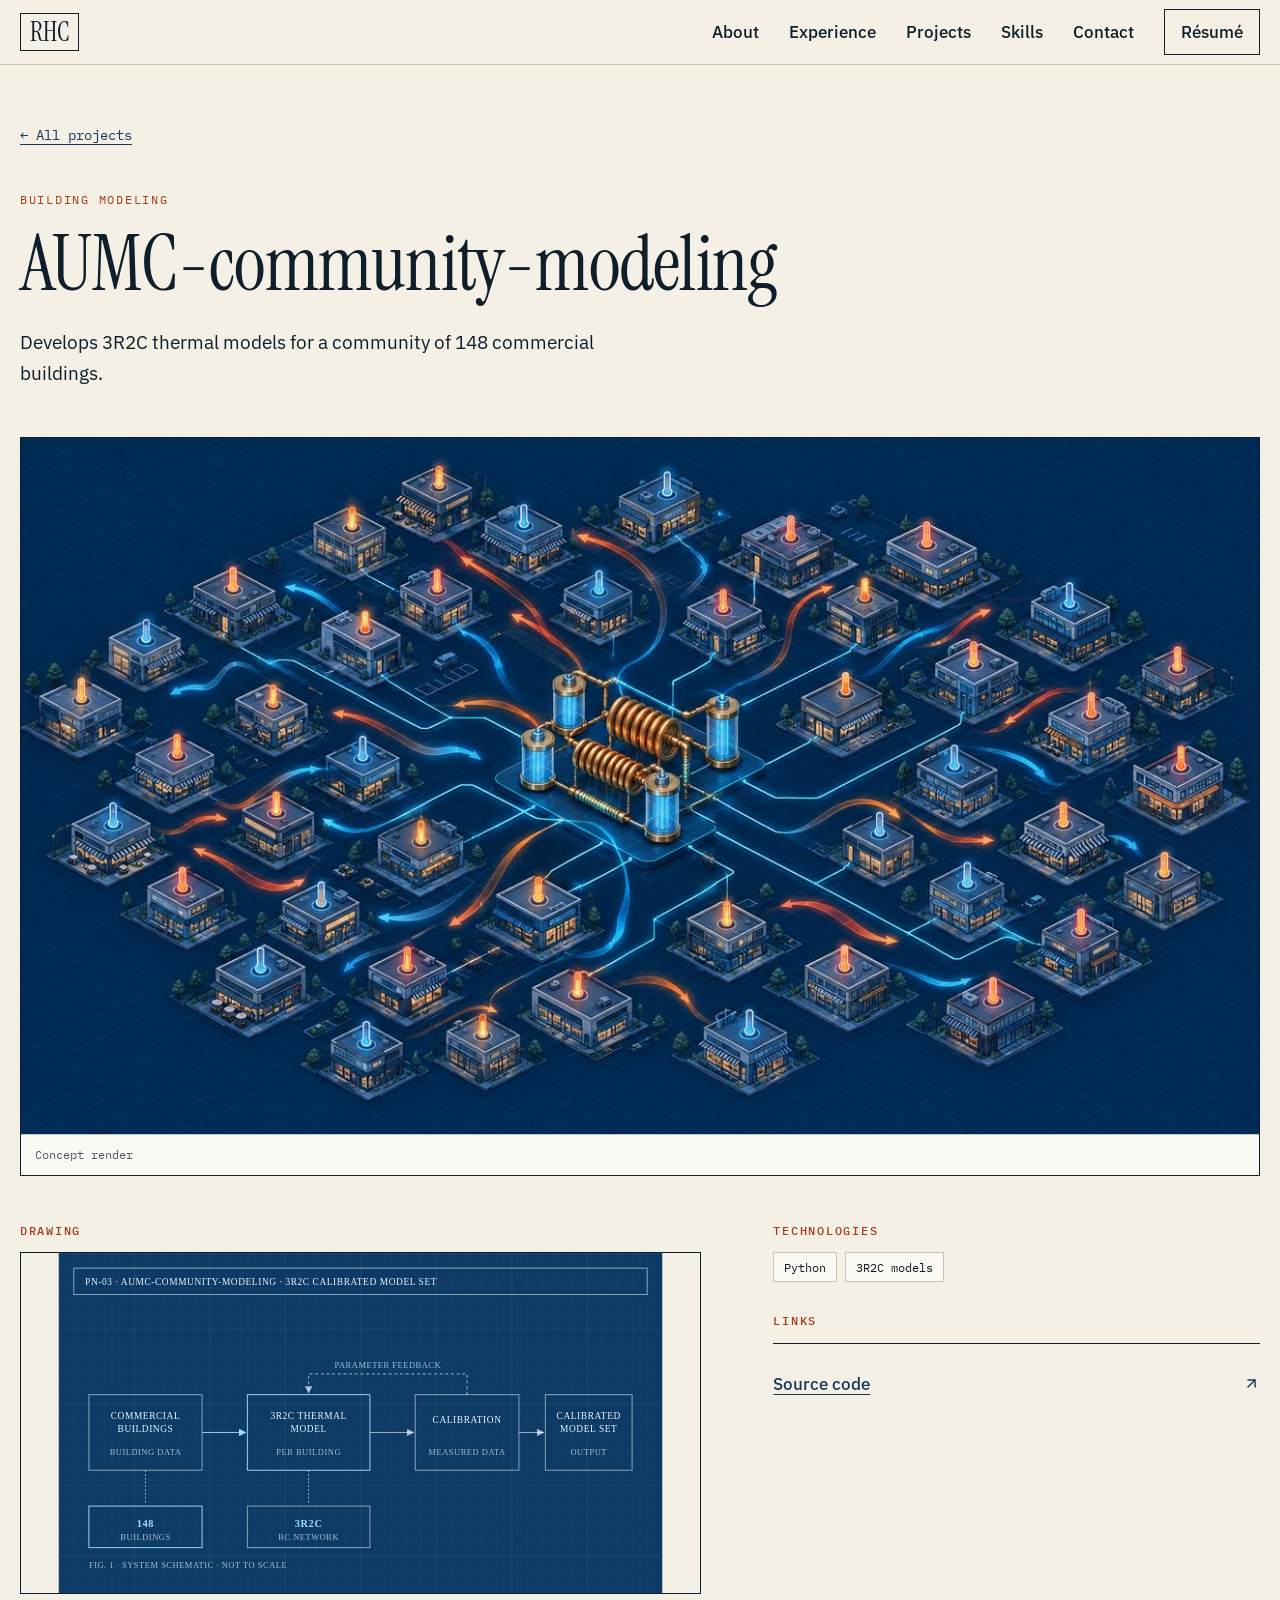
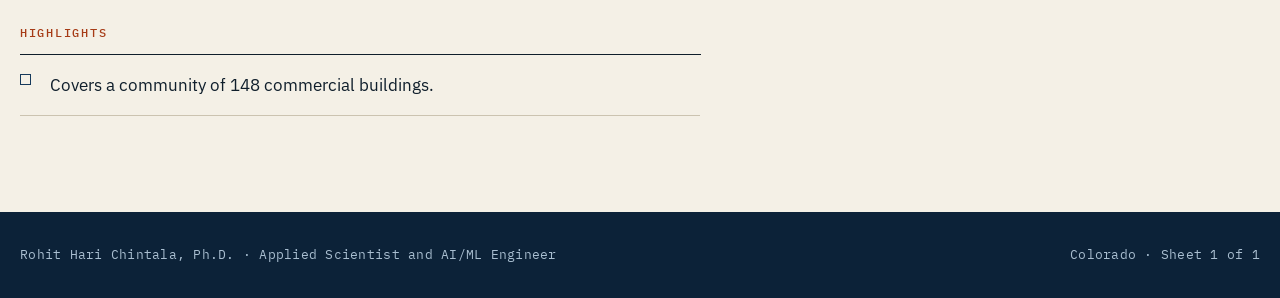
<file: projects/aumc-community-modeling.html>
<!doctype html>
<html lang="en">
<head>
<meta charset="utf-8">
<meta name="viewport" content="width=device-width, initial-scale=1">
<title>AUMC-community-modeling | Rohit Hari Chintala, Ph.D.</title>
<meta name="description" content="Develops 3R2C thermal models for a community of 148 commercial buildings.">
<link rel="canonical" href="https://rchintala13.github.io/projects/aumc-community-modeling.html">
<meta property="og:type" content="article">
<meta property="og:title" content="AUMC-community-modeling | Rohit Hari Chintala, Ph.D.">
<meta property="og:description" content="Develops 3R2C thermal models for a community of 148 commercial buildings.">
<meta property="og:url" content="https://rchintala13.github.io/projects/aumc-community-modeling.html">
<meta property="og:image" content="https://rchintala13.github.io/assets/images/social-card.png">
<meta name="twitter:card" content="summary_large_image">
<meta name="theme-color" content="#15395B">
<link rel="icon" href="../favicon.svg" type="image/svg+xml">
<link rel="apple-touch-icon" href="../apple-touch-icon.png">
<link rel="preconnect" href="https://fonts.googleapis.com">
<link rel="preconnect" href="https://fonts.gstatic.com" crossorigin>
<link href="https://fonts.googleapis.com/css2?family=IBM+Plex+Mono:wght@400;500&family=IBM+Plex+Sans:wght@400;500;600&family=Instrument+Serif:ital@0;1&display=swap" rel="stylesheet">
<link rel="stylesheet" href="../assets/css/site.css">
</head>
<body>
<a class="skip" href="#main">Skip to content</a>
<svg width="0" height="0" style="position:absolute" aria-hidden="true" focusable="false">
  <symbol id="i-arrow" viewBox="0 0 24 24" fill="none" stroke="currentColor" stroke-width="2" stroke-linecap="round" stroke-linejoin="round"><path d="M7 7h10v10"/><path d="M7 17 17 7"/></symbol>
</svg>

<header class="top">
  <div class="wrap top-in">
    <a class="mark" href="../#top" aria-label="Rohit Hari Chintala, Ph.D. (home page)">RHC</a>
    <nav class="nav-desk" aria-label="Primary">
      <a href="../#about">About</a>
      <a href="../#experience">Experience</a>
      <a href="../#projects">Projects</a>
      <a href="../#skills">Skills</a>
      <a href="../#contact">Contact</a>
      <a class="nav-cv" href="../assets/files/rohit-ph-d-resume.pdf" download>Résumé</a>
    </nav>
    <details class="nav-mobile">
      <summary>Menu</summary>
      <nav aria-label="Mobile">
        <a href="../#about">About</a>
        <a href="../#experience">Experience</a>
        <a href="../#projects">Projects</a>
        <a href="../#skills">Skills</a>
        <a href="../#contact">Contact</a>
        <a href="../assets/files/rohit-ph-d-resume.pdf" download>Résumé (PDF)</a>
      </nav>
    </details>
  </div>
</header>

<main id="main">
<article class="detail">
  <div class="wrap">
    <p class="crumb"><a href="../#projects">← All projects</a></p>
    <p class="kicker">Building modeling</p>
    <h1>AUMC-community-modeling</h1>
    <p class="lead">Develops 3R2C thermal models for a community of 148 commercial buildings.</p>

    <figure class="d-hero">
      <img src="../assets/images/projects/aumc-community-modeling-hero.jpg" alt="AUMC-community-modeling — Concept render">
      <figcaption>Concept render</figcaption>
    </figure>

    <div class="d-grid">
      <div class="d-main">
        <h2>Drawing</h2>
        <figure class="d-drawing"><img src="../assets/images/projects/aumc-community-modeling.svg" alt="Diagram: a grid of commercial buildings, one highlighted, for a community of 148 buildings"></figure>
        <h2>Highlights</h2>
        <ul class="d-list">
          <li>Covers a community of 148 commercial buildings.</li>
        </ul>
      </div>
      <aside class="d-side">
        <h2>Technologies</h2>
        <ul class="chips"><li>Python</li><li>3R2C models</li></ul>
        <h2>Links</h2>
        <ul class="links"><li><a href="https://github.com/rchintala13/AUMC-community-modeling">Source code <svg class="ic" aria-hidden="true"><use href="#i-arrow"/></svg></a></li></ul>
      </aside>
    </div>
  </div>
</article>
</main>

<footer class="foot">
  <div class="wrap">
    <p>Rohit Hari Chintala, Ph.D. · Applied Scientist and AI/ML Engineer</p>
    <p>Colorado · Sheet 1 of 1</p>
  </div>
</footer>
</body>
</html>
</file>
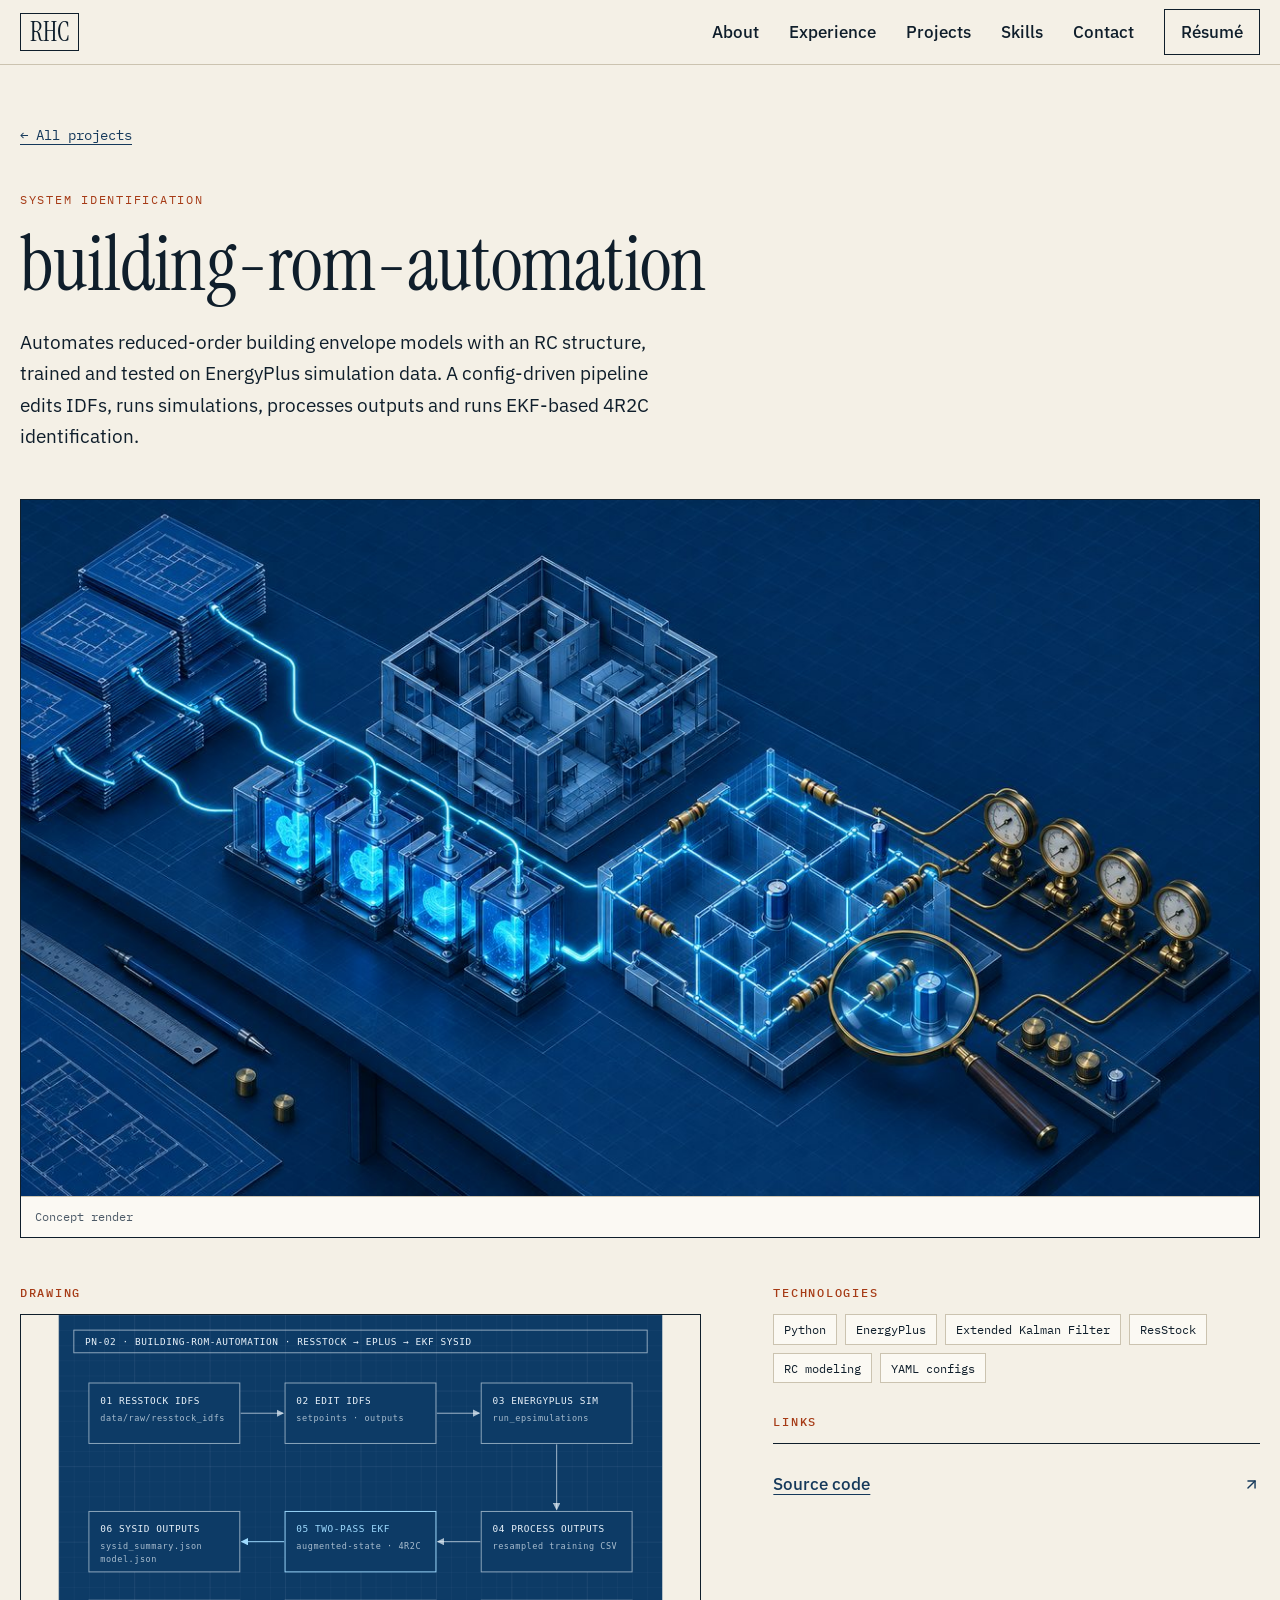
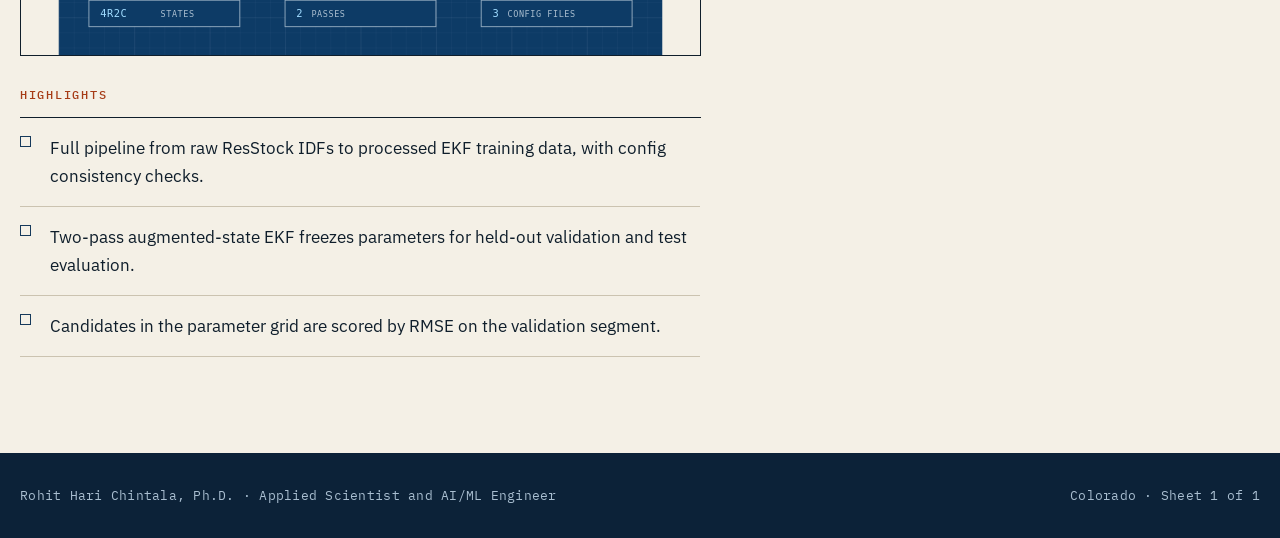
<file: projects/building-rom-automation.html>
<!doctype html>
<html lang="en">
<head>
<meta charset="utf-8">
<meta name="viewport" content="width=device-width, initial-scale=1">
<title>building-rom-automation | Rohit Hari Chintala, Ph.D.</title>
<meta name="description" content="Automates reduced-order building envelope models with an RC structure, trained and tested on EnergyPlus simulation data.">
<link rel="canonical" href="https://rchintala13.github.io/projects/building-rom-automation.html">
<meta property="og:type" content="article">
<meta property="og:title" content="building-rom-automation | Rohit Hari Chintala, Ph.D.">
<meta property="og:description" content="Automates reduced-order building envelope models with an RC structure, trained and tested on EnergyPlus simulation data.">
<meta property="og:url" content="https://rchintala13.github.io/projects/building-rom-automation.html">
<meta property="og:image" content="https://rchintala13.github.io/assets/images/social-card.png">
<meta name="twitter:card" content="summary_large_image">
<meta name="theme-color" content="#15395B">
<link rel="icon" href="../favicon.svg" type="image/svg+xml">
<link rel="apple-touch-icon" href="../apple-touch-icon.png">
<link rel="preconnect" href="https://fonts.googleapis.com">
<link rel="preconnect" href="https://fonts.gstatic.com" crossorigin>
<link href="https://fonts.googleapis.com/css2?family=IBM+Plex+Mono:wght@400;500&family=IBM+Plex+Sans:wght@400;500;600&family=Instrument+Serif:ital@0;1&display=swap" rel="stylesheet">
<link rel="stylesheet" href="../assets/css/site.css">
</head>
<body>
<a class="skip" href="#main">Skip to content</a>
<svg width="0" height="0" style="position:absolute" aria-hidden="true" focusable="false">
  <symbol id="i-arrow" viewBox="0 0 24 24" fill="none" stroke="currentColor" stroke-width="2" stroke-linecap="round" stroke-linejoin="round"><path d="M7 7h10v10"/><path d="M7 17 17 7"/></symbol>
</svg>

<header class="top">
  <div class="wrap top-in">
    <a class="mark" href="../#top" aria-label="Rohit Hari Chintala, Ph.D. (home page)">RHC</a>
    <nav class="nav-desk" aria-label="Primary">
      <a href="../#about">About</a>
      <a href="../#experience">Experience</a>
      <a href="../#projects">Projects</a>
      <a href="../#skills">Skills</a>
      <a href="../#contact">Contact</a>
      <a class="nav-cv" href="../assets/files/rohit-ph-d-resume.pdf" download>Résumé</a>
    </nav>
    <details class="nav-mobile">
      <summary>Menu</summary>
      <nav aria-label="Mobile">
        <a href="../#about">About</a>
        <a href="../#experience">Experience</a>
        <a href="../#projects">Projects</a>
        <a href="../#skills">Skills</a>
        <a href="../#contact">Contact</a>
        <a href="../assets/files/rohit-ph-d-resume.pdf" download>Résumé (PDF)</a>
      </nav>
    </details>
  </div>
</header>

<main id="main">
<article class="detail">
  <div class="wrap">
    <p class="crumb"><a href="../#projects">← All projects</a></p>
    <p class="kicker">System identification</p>
    <h1>building-rom-automation</h1>
    <p class="lead">Automates reduced-order building envelope models with an RC structure, trained and tested on EnergyPlus simulation data. A config-driven pipeline edits IDFs, runs simulations, processes outputs and runs EKF-based 4R2C identification.</p>

    <figure class="d-hero">
      <img src="../assets/images/projects/building-rom-automation-hero.jpg" alt="building-rom-automation — Concept render">
      <figcaption>Concept render</figcaption>
    </figure>

    <div class="d-grid">
      <div class="d-main">
        <h2>Drawing</h2>
        <figure class="d-drawing"><img src="../assets/images/projects/building-rom-automation.svg" alt="Diagram: a 4R2C thermal network linking outdoor air, a wall node and a zone node, with an EKF badge"></figure>
        <h2>Highlights</h2>
        <ul class="d-list">
          <li>Full pipeline from raw ResStock IDFs to processed EKF training data, with config consistency checks.</li>
          <li>Two-pass augmented-state EKF freezes parameters for held-out validation and test evaluation.</li>
          <li>Candidates in the parameter grid are scored by RMSE on the validation segment.</li>
        </ul>
      </div>
      <aside class="d-side">
        <h2>Technologies</h2>
        <ul class="chips"><li>Python</li><li>EnergyPlus</li><li>Extended Kalman Filter</li><li>ResStock</li><li>RC modeling</li><li>YAML configs</li></ul>
        <h2>Links</h2>
        <ul class="links"><li><a href="https://github.com/rchintala13/building-rom-automation">Source code <svg class="ic" aria-hidden="true"><use href="#i-arrow"/></svg></a></li></ul>
      </aside>
    </div>
  </div>
</article>
</main>

<footer class="foot">
  <div class="wrap">
    <p>Rohit Hari Chintala, Ph.D. · Applied Scientist and AI/ML Engineer</p>
    <p>Colorado · Sheet 1 of 1</p>
  </div>
</footer>
</body>
</html>
</file>
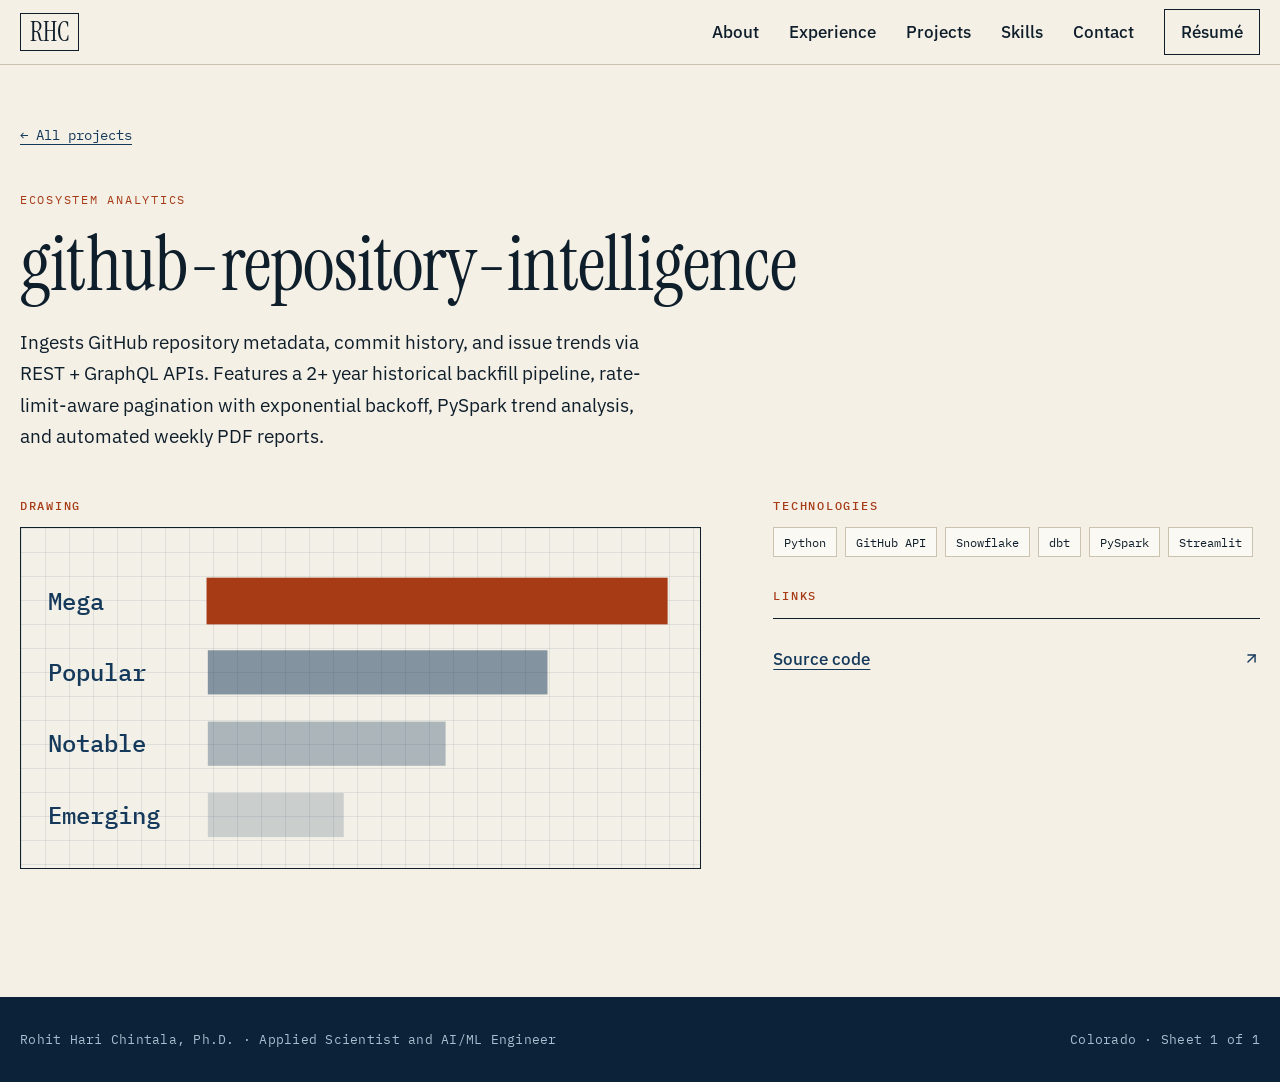
<file: projects/github-repository-intelligence.html>
<!doctype html>
<html lang="en">
<head>
<meta charset="utf-8">
<meta name="viewport" content="width=device-width, initial-scale=1">
<title>github-repository-intelligence | Rohit Hari Chintala, Ph.D.</title>
<meta name="description" content="Ingests GitHub repository metadata, commit history, and issue trends via REST + GraphQL APIs, with a historical backfill pipeline, PySpark trend analysis and automated weekly PDF reports.">
<link rel="canonical" href="https://rchintala13.github.io/projects/github-repository-intelligence.html">
<meta property="og:type" content="article">
<meta property="og:title" content="github-repository-intelligence | Rohit Hari Chintala, Ph.D.">
<meta property="og:description" content="A pipeline that ingests GitHub repository metadata, commit history and issue trends.">
<meta property="og:url" content="https://rchintala13.github.io/projects/github-repository-intelligence.html">
<meta property="og:image" content="https://rchintala13.github.io/assets/images/social-card.png">
<meta name="twitter:card" content="summary_large_image">
<meta name="theme-color" content="#15395B">
<link rel="icon" href="../favicon.svg" type="image/svg+xml">
<link rel="apple-touch-icon" href="../apple-touch-icon.png">
<link rel="preconnect" href="https://fonts.googleapis.com">
<link rel="preconnect" href="https://fonts.gstatic.com" crossorigin>
<link href="https://fonts.googleapis.com/css2?family=IBM+Plex+Mono:wght@400;500&family=IBM+Plex+Sans:wght@400;500;600&family=Instrument+Serif:ital@0;1&display=swap" rel="stylesheet">
<link rel="stylesheet" href="../assets/css/site.css">
</head>
<body>
<a class="skip" href="#main">Skip to content</a>
<svg width="0" height="0" style="position:absolute" aria-hidden="true" focusable="false">
  <symbol id="i-arrow" viewBox="0 0 24 24" fill="none" stroke="currentColor" stroke-width="2" stroke-linecap="round" stroke-linejoin="round"><path d="M7 7h10v10"/><path d="M7 17 17 7"/></symbol>
</svg>

<header class="top">
  <div class="wrap top-in">
    <a class="mark" href="../#top" aria-label="Rohit Hari Chintala, Ph.D. (home page)">RHC</a>
    <nav class="nav-desk" aria-label="Primary">
      <a href="../#about">About</a>
      <a href="../#experience">Experience</a>
      <a href="../#projects">Projects</a>
      <a href="../#skills">Skills</a>
      <a href="../#contact">Contact</a>
      <a class="nav-cv" href="../assets/files/rohit-ph-d-resume.pdf" download>Résumé</a>
    </nav>
    <details class="nav-mobile">
      <summary>Menu</summary>
      <nav aria-label="Mobile">
        <a href="../#about">About</a>
        <a href="../#experience">Experience</a>
        <a href="../#projects">Projects</a>
        <a href="../#skills">Skills</a>
        <a href="../#contact">Contact</a>
        <a href="../assets/files/rohit-ph-d-resume.pdf" download>Résumé (PDF)</a>
      </nav>
    </details>
  </div>
</header>

<main id="main">
<article class="detail">
  <div class="wrap">
    <p class="crumb"><a href="../#projects">← All projects</a></p>
    <p class="kicker">Ecosystem analytics</p>
    <h1>github-repository-intelligence</h1>
    <p class="lead">Ingests GitHub repository metadata, commit history, and issue trends via REST + GraphQL APIs. Features a 2+ year historical backfill pipeline, rate-limit-aware pagination with exponential backoff, PySpark trend analysis, and automated weekly PDF reports.</p>

    <div class="d-grid">
      <div class="d-main">
        <h2>Drawing</h2>
        <figure class="d-drawing viz">
          <svg viewBox="0 0 400 200" role="img" aria-label="Ranked bars of repositories by popularity tier: mega, popular, notable, emerging">
            <text class="tx" x="16" y="48">Mega</text>
            <text class="tx" x="16" y="90">Popular</text>
            <text class="tx" x="16" y="132">Notable</text>
            <text class="tx" x="16" y="174">Emerging</text>
            <rect class="sf" x="110" y="30" width="270" height="26"/>
            <rect class="fl" x="110" y="72" width="200" height="26" opacity=".5"/>
            <rect class="fl" x="110" y="114" width="140" height="26" opacity=".32"/>
            <rect class="fl" x="110" y="156" width="80" height="26" opacity=".18"/>
          </svg>
        </figure>
      </div>
      <aside class="d-side">
        <h2>Technologies</h2>
        <ul class="chips"><li>Python</li><li>GitHub API</li><li>Snowflake</li><li>dbt</li><li>PySpark</li><li>Streamlit</li></ul>
        <h2>Links</h2>
        <ul class="links"><li><a href="https://github.com/rchintala13/github-repository-intelligence">Source code <svg class="ic" aria-hidden="true"><use href="#i-arrow"/></svg></a></li></ul>
      </aside>
    </div>
  </div>
</article>
</main>

<footer class="foot">
  <div class="wrap">
    <p>Rohit Hari Chintala, Ph.D. · Applied Scientist and AI/ML Engineer</p>
    <p>Colorado · Sheet 1 of 1</p>
  </div>
</footer>
</body>
</html>
</file>
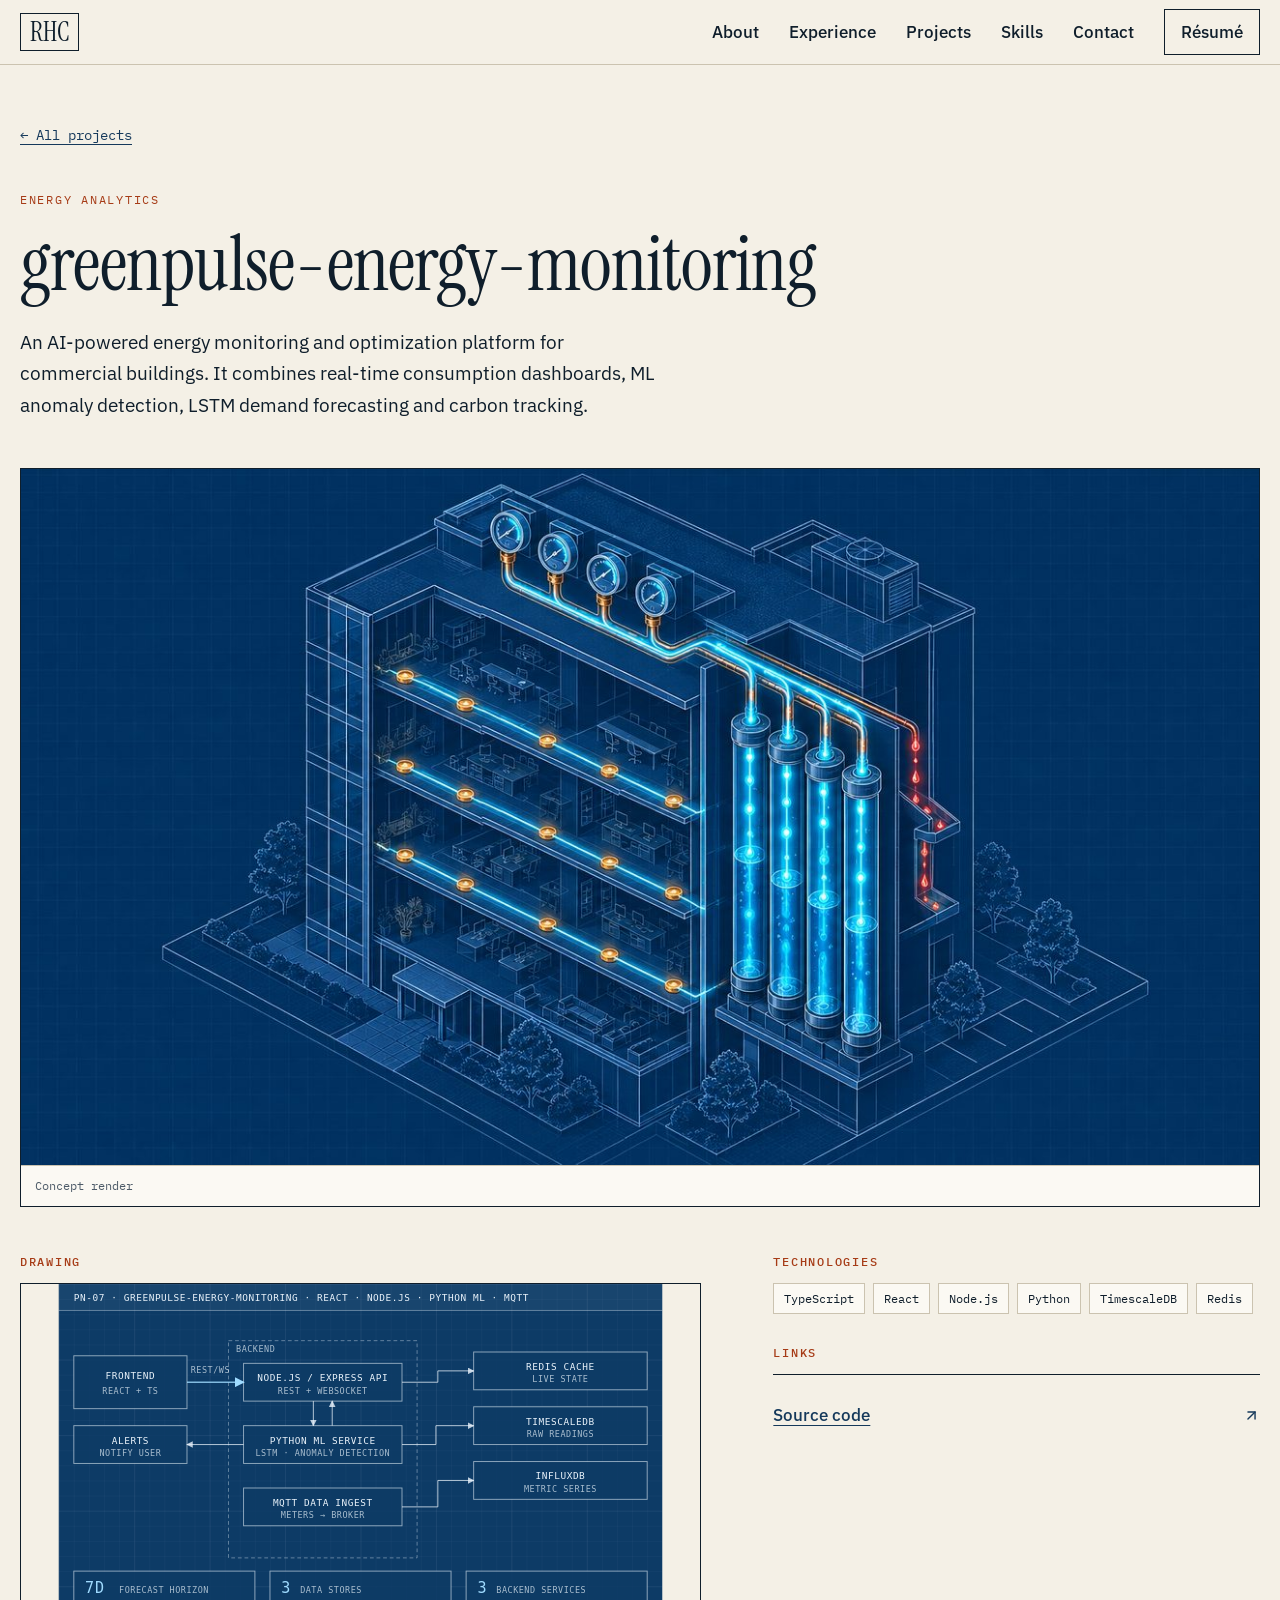
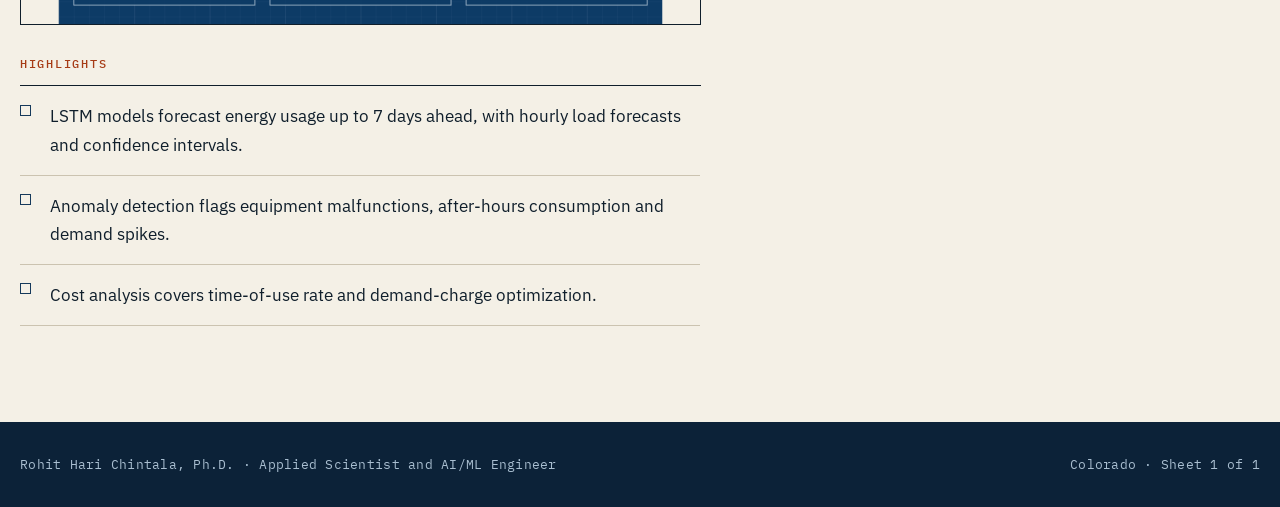
<file: projects/greenpulse-energy-monitoring.html>
<!doctype html>
<html lang="en">
<head>
<meta charset="utf-8">
<meta name="viewport" content="width=device-width, initial-scale=1">
<title>greenpulse-energy-monitoring | Rohit Hari Chintala, Ph.D.</title>
<meta name="description" content="An AI-powered energy monitoring and optimization platform for commercial buildings. It combines real-time consumption dashboards, ML anomaly detection, LSTM demand forecasting and carbon tracking.">
<link rel="canonical" href="https://rchintala13.github.io/projects/greenpulse-energy-monitoring.html">
<meta property="og:type" content="article">
<meta property="og:title" content="greenpulse-energy-monitoring | Rohit Hari Chintala, Ph.D.">
<meta property="og:description" content="An energy monitoring and optimization platform for commercial buildings, with anomaly detection and LSTM forecasting.">
<meta property="og:url" content="https://rchintala13.github.io/projects/greenpulse-energy-monitoring.html">
<meta property="og:image" content="https://rchintala13.github.io/assets/images/social-card.png">
<meta name="twitter:card" content="summary_large_image">
<meta name="theme-color" content="#15395B">
<link rel="icon" href="../favicon.svg" type="image/svg+xml">
<link rel="apple-touch-icon" href="../apple-touch-icon.png">
<link rel="preconnect" href="https://fonts.googleapis.com">
<link rel="preconnect" href="https://fonts.gstatic.com" crossorigin>
<link href="https://fonts.googleapis.com/css2?family=IBM+Plex+Mono:wght@400;500&family=IBM+Plex+Sans:wght@400;500;600&family=Instrument+Serif:ital@0;1&display=swap" rel="stylesheet">
<link rel="stylesheet" href="../assets/css/site.css">
</head>
<body>
<a class="skip" href="#main">Skip to content</a>
<svg width="0" height="0" style="position:absolute" aria-hidden="true" focusable="false">
  <symbol id="i-arrow" viewBox="0 0 24 24" fill="none" stroke="currentColor" stroke-width="2" stroke-linecap="round" stroke-linejoin="round"><path d="M7 7h10v10"/><path d="M7 17 17 7"/></symbol>
</svg>

<header class="top">
  <div class="wrap top-in">
    <a class="mark" href="../#top" aria-label="Rohit Hari Chintala, Ph.D. (home page)">RHC</a>
    <nav class="nav-desk" aria-label="Primary">
      <a href="../#about">About</a>
      <a href="../#experience">Experience</a>
      <a href="../#projects">Projects</a>
      <a href="../#skills">Skills</a>
      <a href="../#contact">Contact</a>
      <a class="nav-cv" href="../assets/files/rohit-ph-d-resume.pdf" download>Résumé</a>
    </nav>
    <details class="nav-mobile">
      <summary>Menu</summary>
      <nav aria-label="Mobile">
        <a href="../#about">About</a>
        <a href="../#experience">Experience</a>
        <a href="../#projects">Projects</a>
        <a href="../#skills">Skills</a>
        <a href="../#contact">Contact</a>
        <a href="../assets/files/rohit-ph-d-resume.pdf" download>Résumé (PDF)</a>
      </nav>
    </details>
  </div>
</header>

<main id="main">
<article class="detail">
  <div class="wrap">
    <p class="crumb"><a href="../#projects">← All projects</a></p>
    <p class="kicker">Energy analytics</p>
    <h1>greenpulse-energy-monitoring</h1>
    <p class="lead">An AI-powered energy monitoring and optimization platform for commercial buildings. It combines real-time consumption dashboards, ML anomaly detection, LSTM demand forecasting and carbon tracking.</p>

    <figure class="d-hero">
      <img src="../assets/images/projects/greenpulse-energy-monitoring-hero.jpg" alt="greenpulse-energy-monitoring — Concept render">
      <figcaption>Concept render</figcaption>
    </figure>

    <div class="d-grid">
      <div class="d-main">
        <h2>Drawing</h2>
        <figure class="d-drawing"><img src="../assets/images/projects/greenpulse-energy-monitoring.svg" alt="Dashboard: a building load line with a forecast band and one flagged anomaly"></figure>
        <h2>Highlights</h2>
        <ul class="d-list">
          <li>LSTM models forecast energy usage up to 7 days ahead, with hourly load forecasts and confidence intervals.</li>
          <li>Anomaly detection flags equipment malfunctions, after-hours consumption and demand spikes.</li>
          <li>Cost analysis covers time-of-use rate and demand-charge optimization.</li>
        </ul>
      </div>
      <aside class="d-side">
        <h2>Technologies</h2>
        <ul class="chips"><li>TypeScript</li><li>React</li><li>Node.js</li><li>Python</li><li>TimescaleDB</li><li>Redis</li></ul>
        <h2>Links</h2>
        <ul class="links"><li><a href="https://github.com/rchintala13/greenpulse-energy-monitoring">Source code <svg class="ic" aria-hidden="true"><use href="#i-arrow"/></svg></a></li></ul>
      </aside>
    </div>
  </div>
</article>
</main>

<footer class="foot">
  <div class="wrap">
    <p>Rohit Hari Chintala, Ph.D. · Applied Scientist and AI/ML Engineer</p>
    <p>Colorado · Sheet 1 of 1</p>
  </div>
</footer>
</body>
</html>
</file>
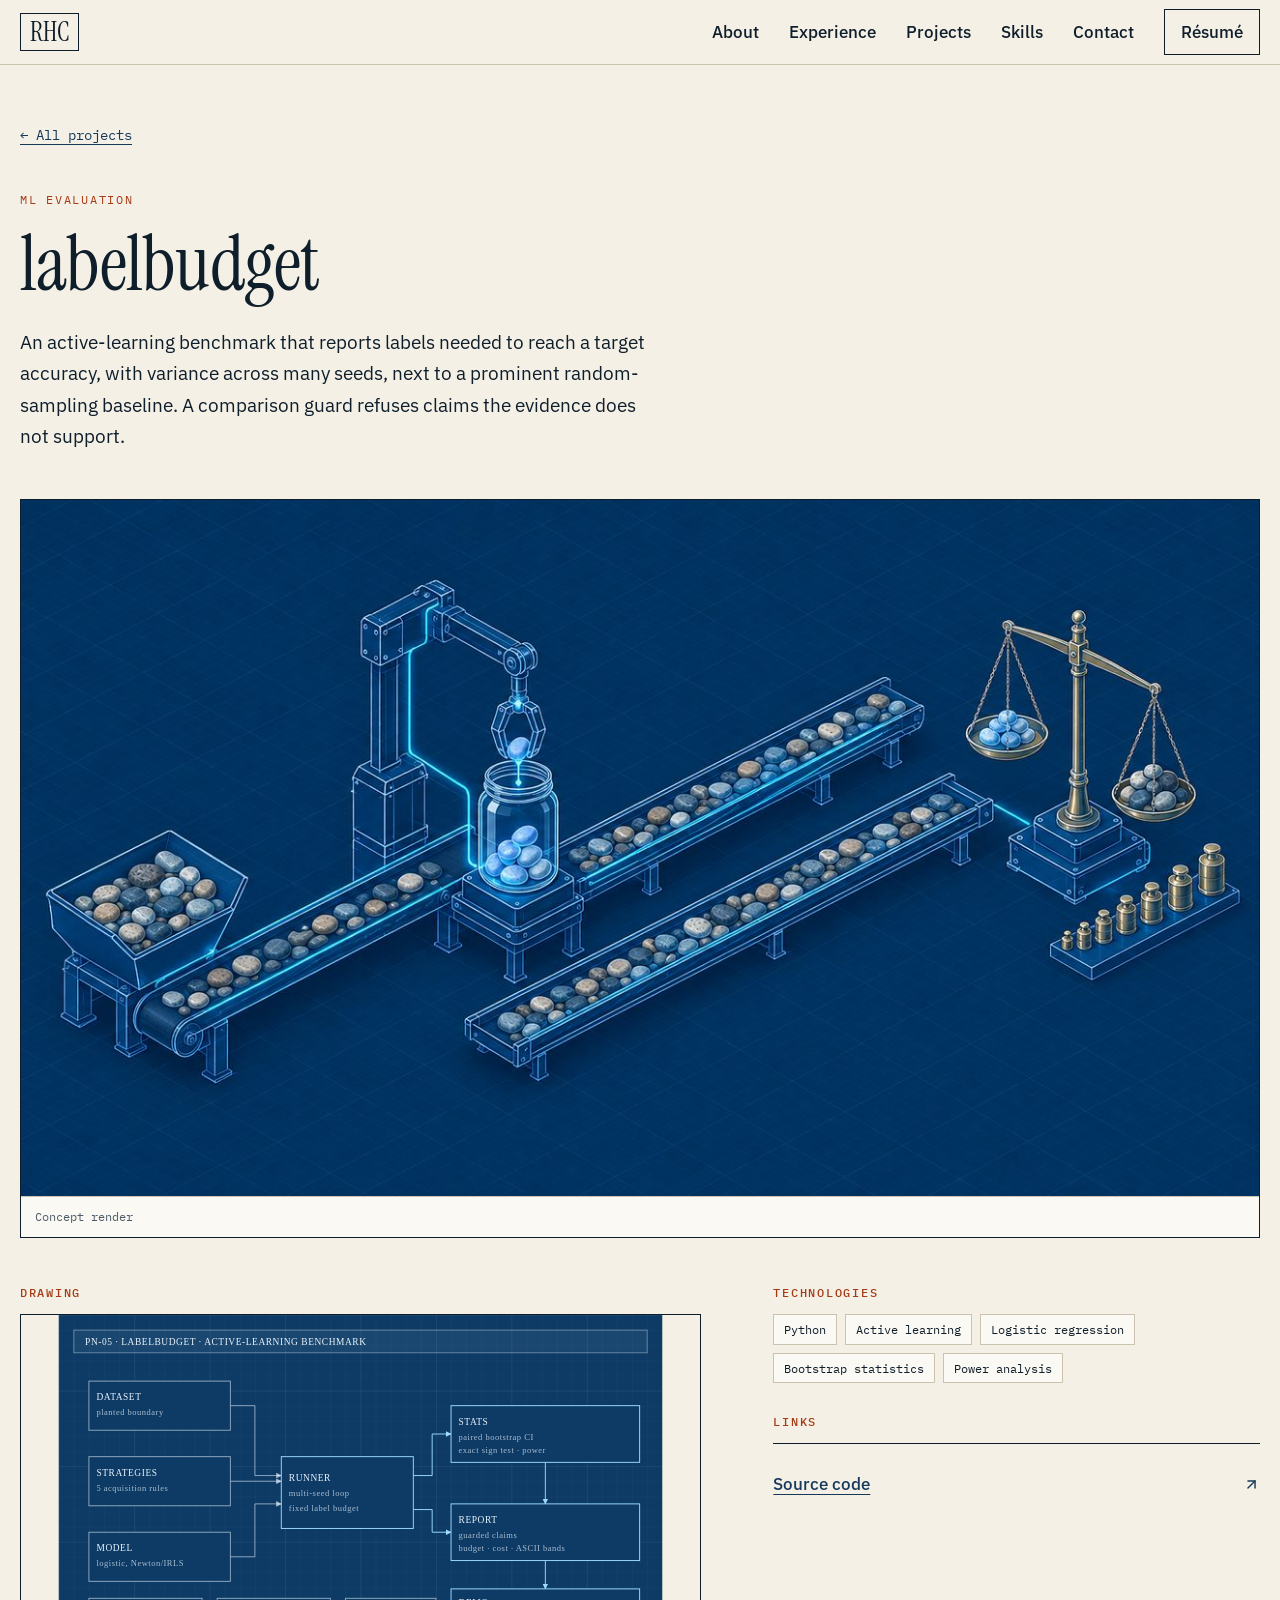
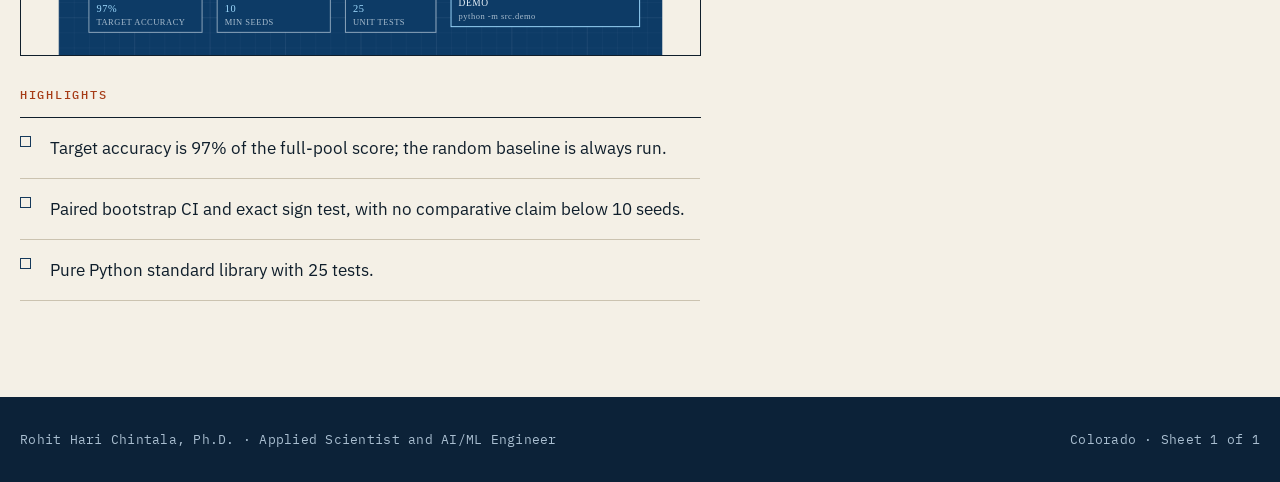
<file: projects/labelbudget.html>
<!doctype html>
<html lang="en">
<head>
<meta charset="utf-8">
<meta name="viewport" content="width=device-width, initial-scale=1">
<title>labelbudget | Rohit Hari Chintala, Ph.D.</title>
<meta name="description" content="An active-learning benchmark that reports labels needed to reach a target accuracy, with variance across many seeds, next to a prominent random-sampling baseline.">
<link rel="canonical" href="https://rchintala13.github.io/projects/labelbudget.html">
<meta property="og:type" content="article">
<meta property="og:title" content="labelbudget | Rohit Hari Chintala, Ph.D.">
<meta property="og:description" content="An active-learning benchmark that reports labels needed to reach a target accuracy, next to a random-sampling baseline.">
<meta property="og:url" content="https://rchintala13.github.io/projects/labelbudget.html">
<meta property="og:image" content="https://rchintala13.github.io/assets/images/social-card.png">
<meta name="twitter:card" content="summary_large_image">
<meta name="theme-color" content="#15395B">
<link rel="icon" href="../favicon.svg" type="image/svg+xml">
<link rel="apple-touch-icon" href="../apple-touch-icon.png">
<link rel="preconnect" href="https://fonts.googleapis.com">
<link rel="preconnect" href="https://fonts.gstatic.com" crossorigin>
<link href="https://fonts.googleapis.com/css2?family=IBM+Plex+Mono:wght@400;500&family=IBM+Plex+Sans:wght@400;500;600&family=Instrument+Serif:ital@0;1&display=swap" rel="stylesheet">
<link rel="stylesheet" href="../assets/css/site.css">
</head>
<body>
<a class="skip" href="#main">Skip to content</a>
<svg width="0" height="0" style="position:absolute" aria-hidden="true" focusable="false">
  <symbol id="i-arrow" viewBox="0 0 24 24" fill="none" stroke="currentColor" stroke-width="2" stroke-linecap="round" stroke-linejoin="round"><path d="M7 7h10v10"/><path d="M7 17 17 7"/></symbol>
</svg>

<header class="top">
  <div class="wrap top-in">
    <a class="mark" href="../#top" aria-label="Rohit Hari Chintala, Ph.D. (home page)">RHC</a>
    <nav class="nav-desk" aria-label="Primary">
      <a href="../#about">About</a>
      <a href="../#experience">Experience</a>
      <a href="../#projects">Projects</a>
      <a href="../#skills">Skills</a>
      <a href="../#contact">Contact</a>
      <a class="nav-cv" href="../assets/files/rohit-ph-d-resume.pdf" download>Résumé</a>
    </nav>
    <details class="nav-mobile">
      <summary>Menu</summary>
      <nav aria-label="Mobile">
        <a href="../#about">About</a>
        <a href="../#experience">Experience</a>
        <a href="../#projects">Projects</a>
        <a href="../#skills">Skills</a>
        <a href="../#contact">Contact</a>
        <a href="../assets/files/rohit-ph-d-resume.pdf" download>Résumé (PDF)</a>
      </nav>
    </details>
  </div>
</header>

<main id="main">
<article class="detail">
  <div class="wrap">
    <p class="crumb"><a href="../#projects">← All projects</a></p>
    <p class="kicker">ML evaluation</p>
    <h1>labelbudget</h1>
    <p class="lead">An active-learning benchmark that reports labels needed to reach a target accuracy, with variance across many seeds, next to a prominent random-sampling baseline. A comparison guard refuses claims the evidence does not support.</p>

    <figure class="d-hero">
      <img src="../assets/images/projects/labelbudget-hero.jpg" alt="labelbudget — Concept render">
      <figcaption>Concept render</figcaption>
    </figure>

    <div class="d-grid">
      <div class="d-main">
        <h2>Drawing</h2>
        <figure class="d-drawing"><img src="../assets/images/projects/labelbudget.svg" alt="Chart: active learning reaches the target accuracy with fewer labels than the random baseline"></figure>
        <h2>Highlights</h2>
        <ul class="d-list">
          <li>Target accuracy is 97% of the full-pool score; the random baseline is always run.</li>
          <li>Paired bootstrap CI and exact sign test, with no comparative claim below 10 seeds.</li>
          <li>Pure Python standard library with 25 tests.</li>
        </ul>
      </div>
      <aside class="d-side">
        <h2>Technologies</h2>
        <ul class="chips"><li>Python</li><li>Active learning</li><li>Logistic regression</li><li>Bootstrap statistics</li><li>Power analysis</li></ul>
        <h2>Links</h2>
        <ul class="links"><li><a href="https://github.com/rchintala13/labelbudget">Source code <svg class="ic" aria-hidden="true"><use href="#i-arrow"/></svg></a></li></ul>
      </aside>
    </div>
  </div>
</article>
</main>

<footer class="foot">
  <div class="wrap">
    <p>Rohit Hari Chintala, Ph.D. · Applied Scientist and AI/ML Engineer</p>
    <p>Colorado · Sheet 1 of 1</p>
  </div>
</footer>
</body>
</html>
</file>
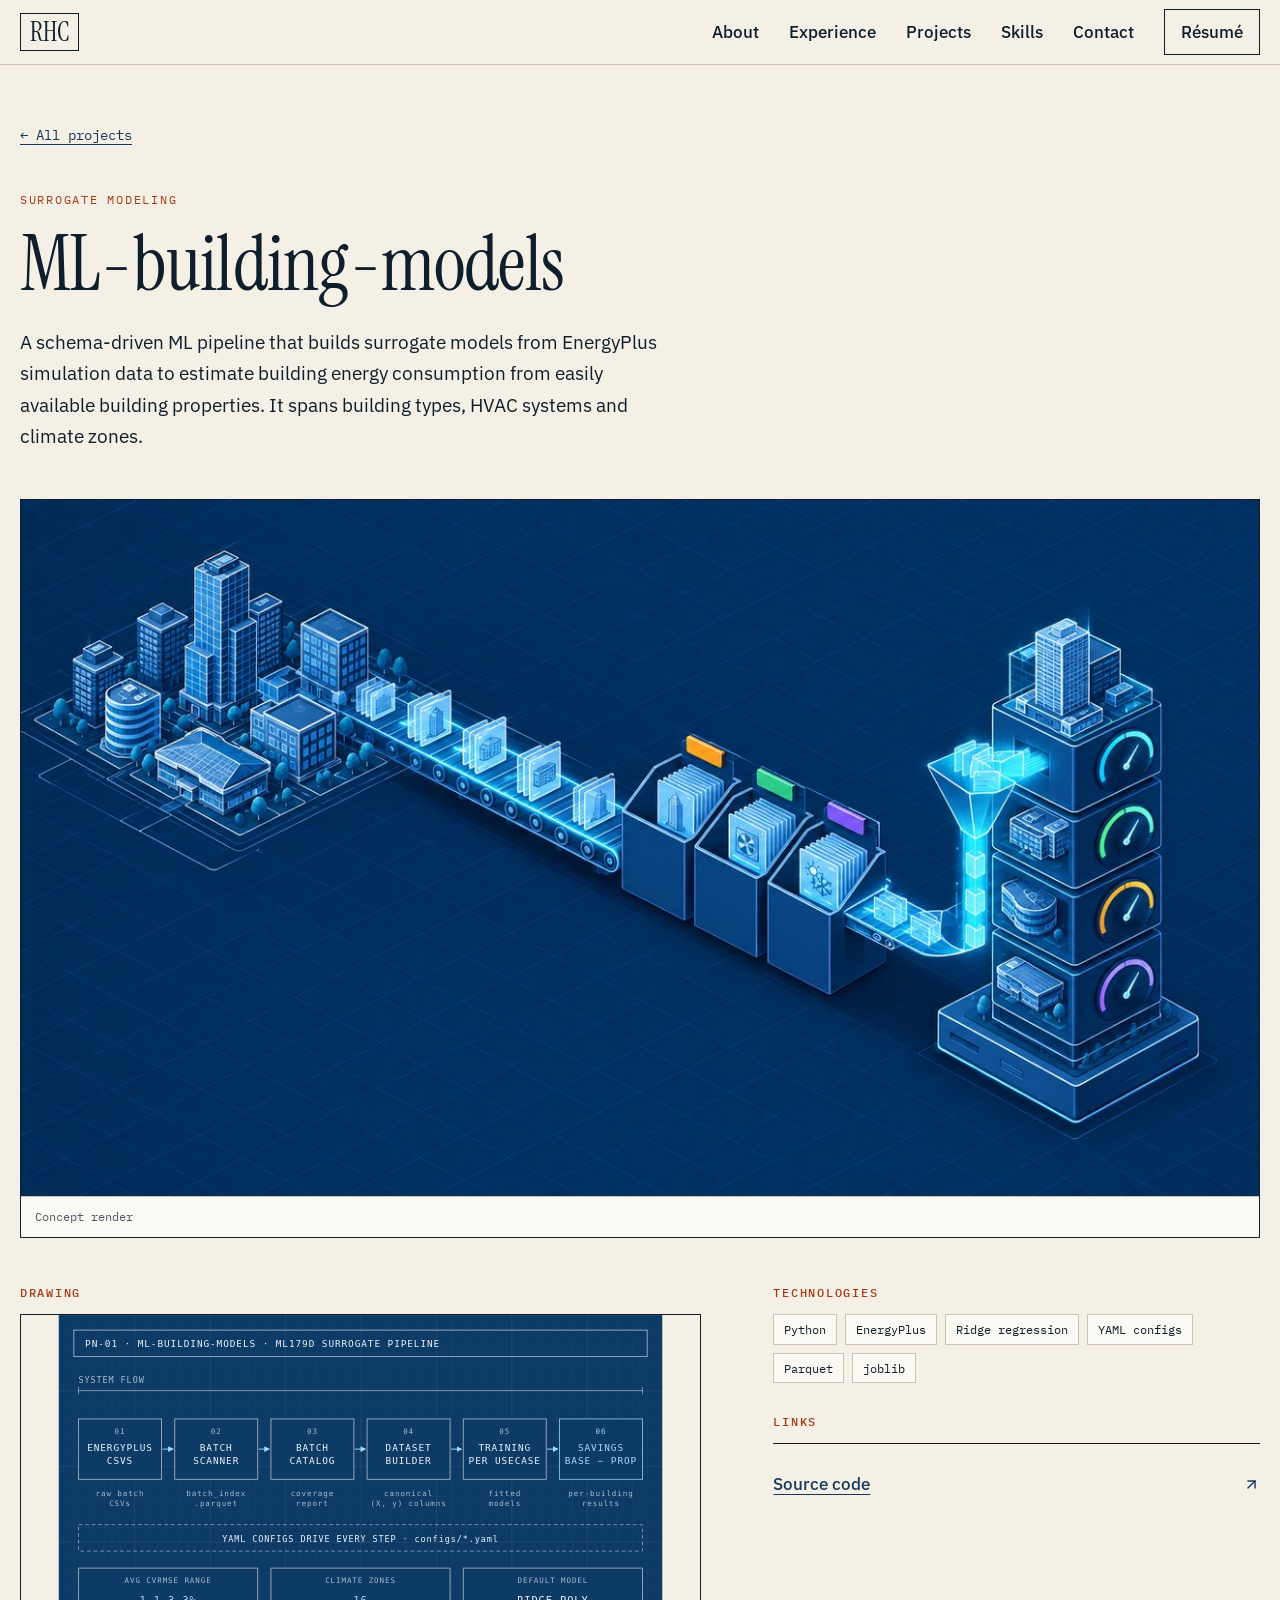
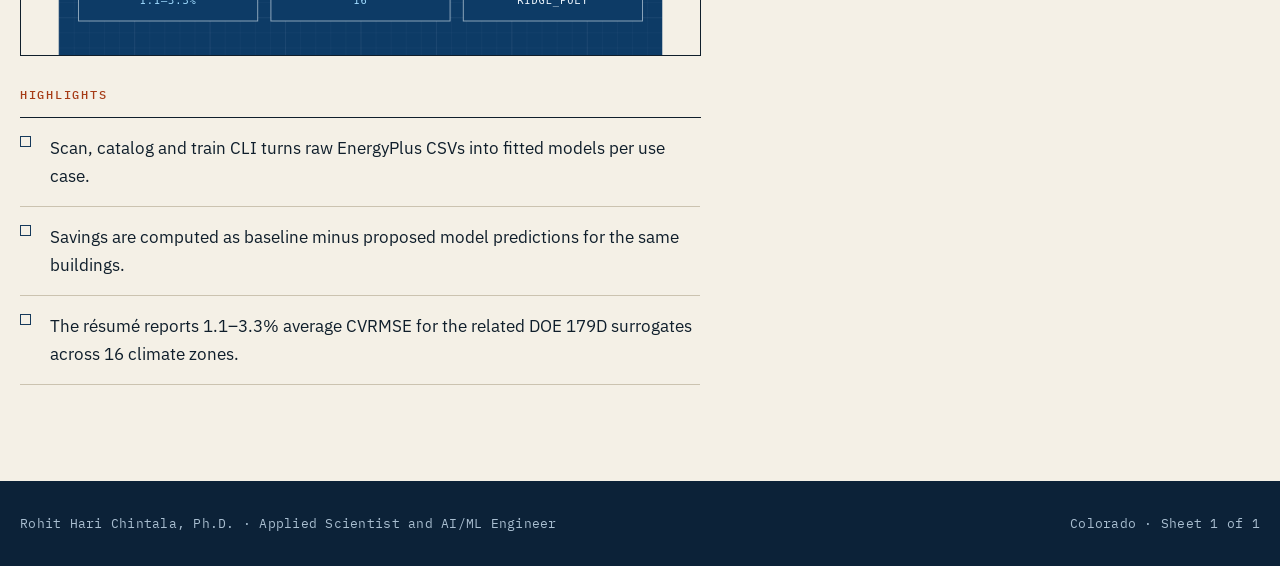
<file: projects/ml-building-models.html>
<!doctype html>
<html lang="en">
<head>
<meta charset="utf-8">
<meta name="viewport" content="width=device-width, initial-scale=1">
<title>ML-building-models | Rohit Hari Chintala, Ph.D.</title>
<meta name="description" content="A schema-driven ML pipeline that builds surrogate models from EnergyPlus simulation data to estimate building energy consumption from easily available building properties.">
<link rel="canonical" href="https://rchintala13.github.io/projects/ml-building-models.html">
<meta property="og:type" content="article">
<meta property="og:title" content="ML-building-models | Rohit Hari Chintala, Ph.D.">
<meta property="og:description" content="A schema-driven ML pipeline that builds surrogate models from EnergyPlus simulation data to estimate building energy consumption.">
<meta property="og:url" content="https://rchintala13.github.io/projects/ml-building-models.html">
<meta property="og:image" content="https://rchintala13.github.io/assets/images/social-card.png">
<meta name="twitter:card" content="summary_large_image">
<meta name="theme-color" content="#15395B">
<link rel="icon" href="../favicon.svg" type="image/svg+xml">
<link rel="apple-touch-icon" href="../apple-touch-icon.png">
<link rel="preconnect" href="https://fonts.googleapis.com">
<link rel="preconnect" href="https://fonts.gstatic.com" crossorigin>
<link href="https://fonts.googleapis.com/css2?family=IBM+Plex+Mono:wght@400;500&family=IBM+Plex+Sans:wght@400;500;600&family=Instrument+Serif:ital@0;1&display=swap" rel="stylesheet">
<link rel="stylesheet" href="../assets/css/site.css">
</head>
<body>
<a class="skip" href="#main">Skip to content</a>
<svg width="0" height="0" style="position:absolute" aria-hidden="true" focusable="false">
  <symbol id="i-arrow" viewBox="0 0 24 24" fill="none" stroke="currentColor" stroke-width="2" stroke-linecap="round" stroke-linejoin="round"><path d="M7 7h10v10"/><path d="M7 17 17 7"/></symbol>
</svg>

<header class="top">
  <div class="wrap top-in">
    <a class="mark" href="../#top" aria-label="Rohit Hari Chintala, Ph.D. (home page)">RHC</a>
    <nav class="nav-desk" aria-label="Primary">
      <a href="../#about">About</a>
      <a href="../#experience">Experience</a>
      <a href="../#projects">Projects</a>
      <a href="../#skills">Skills</a>
      <a href="../#contact">Contact</a>
      <a class="nav-cv" href="../assets/files/rohit-ph-d-resume.pdf" download>Résumé</a>
    </nav>
    <details class="nav-mobile">
      <summary>Menu</summary>
      <nav aria-label="Mobile">
        <a href="../#about">About</a>
        <a href="../#experience">Experience</a>
        <a href="../#projects">Projects</a>
        <a href="../#skills">Skills</a>
        <a href="../#contact">Contact</a>
        <a href="../assets/files/rohit-ph-d-resume.pdf" download>Résumé (PDF)</a>
      </nav>
    </details>
  </div>
</header>

<main id="main">
<article class="detail">
  <div class="wrap">
    <p class="crumb"><a href="../#projects">← All projects</a></p>
    <p class="kicker">Surrogate modeling</p>
    <h1>ML-building-models</h1>
    <p class="lead">A schema-driven ML pipeline that builds surrogate models from EnergyPlus simulation data to estimate building energy consumption from easily available building properties. It spans building types, HVAC systems and climate zones.</p>

    <figure class="d-hero">
      <img src="../assets/images/projects/ml-building-models-hero.jpg" alt="ML-building-models — Concept render">
      <figcaption>Concept render</figcaption>
    </figure>

    <div class="d-grid">
      <div class="d-main">
        <h2>Drawing</h2>
        <figure class="d-drawing"><img src="../assets/images/projects/ml-building-models.svg" alt="Diagram: raw EnergyPlus CSVs are scanned, catalogued and trained, and savings are baseline minus proposed"></figure>
        <h2>Highlights</h2>
        <ul class="d-list">
          <li>Scan, catalog and train CLI turns raw EnergyPlus CSVs into fitted models per use case.</li>
          <li>Savings are computed as baseline minus proposed model predictions for the same buildings.</li>
          <li>The résumé reports 1.1–3.3% average CVRMSE for the related DOE 179D surrogates across 16 climate zones.</li>
        </ul>
      </div>
      <aside class="d-side">
        <h2>Technologies</h2>
        <ul class="chips"><li>Python</li><li>EnergyPlus</li><li>Ridge regression</li><li>YAML configs</li><li>Parquet</li><li>joblib</li></ul>
        <h2>Links</h2>
        <ul class="links"><li><a href="https://github.com/rchintala13/ML-building-models">Source code <svg class="ic" aria-hidden="true"><use href="#i-arrow"/></svg></a></li></ul>
      </aside>
    </div>
  </div>
</article>
</main>

<footer class="foot">
  <div class="wrap">
    <p>Rohit Hari Chintala, Ph.D. · Applied Scientist and AI/ML Engineer</p>
    <p>Colorado · Sheet 1 of 1</p>
  </div>
</footer>
</body>
</html>
</file>
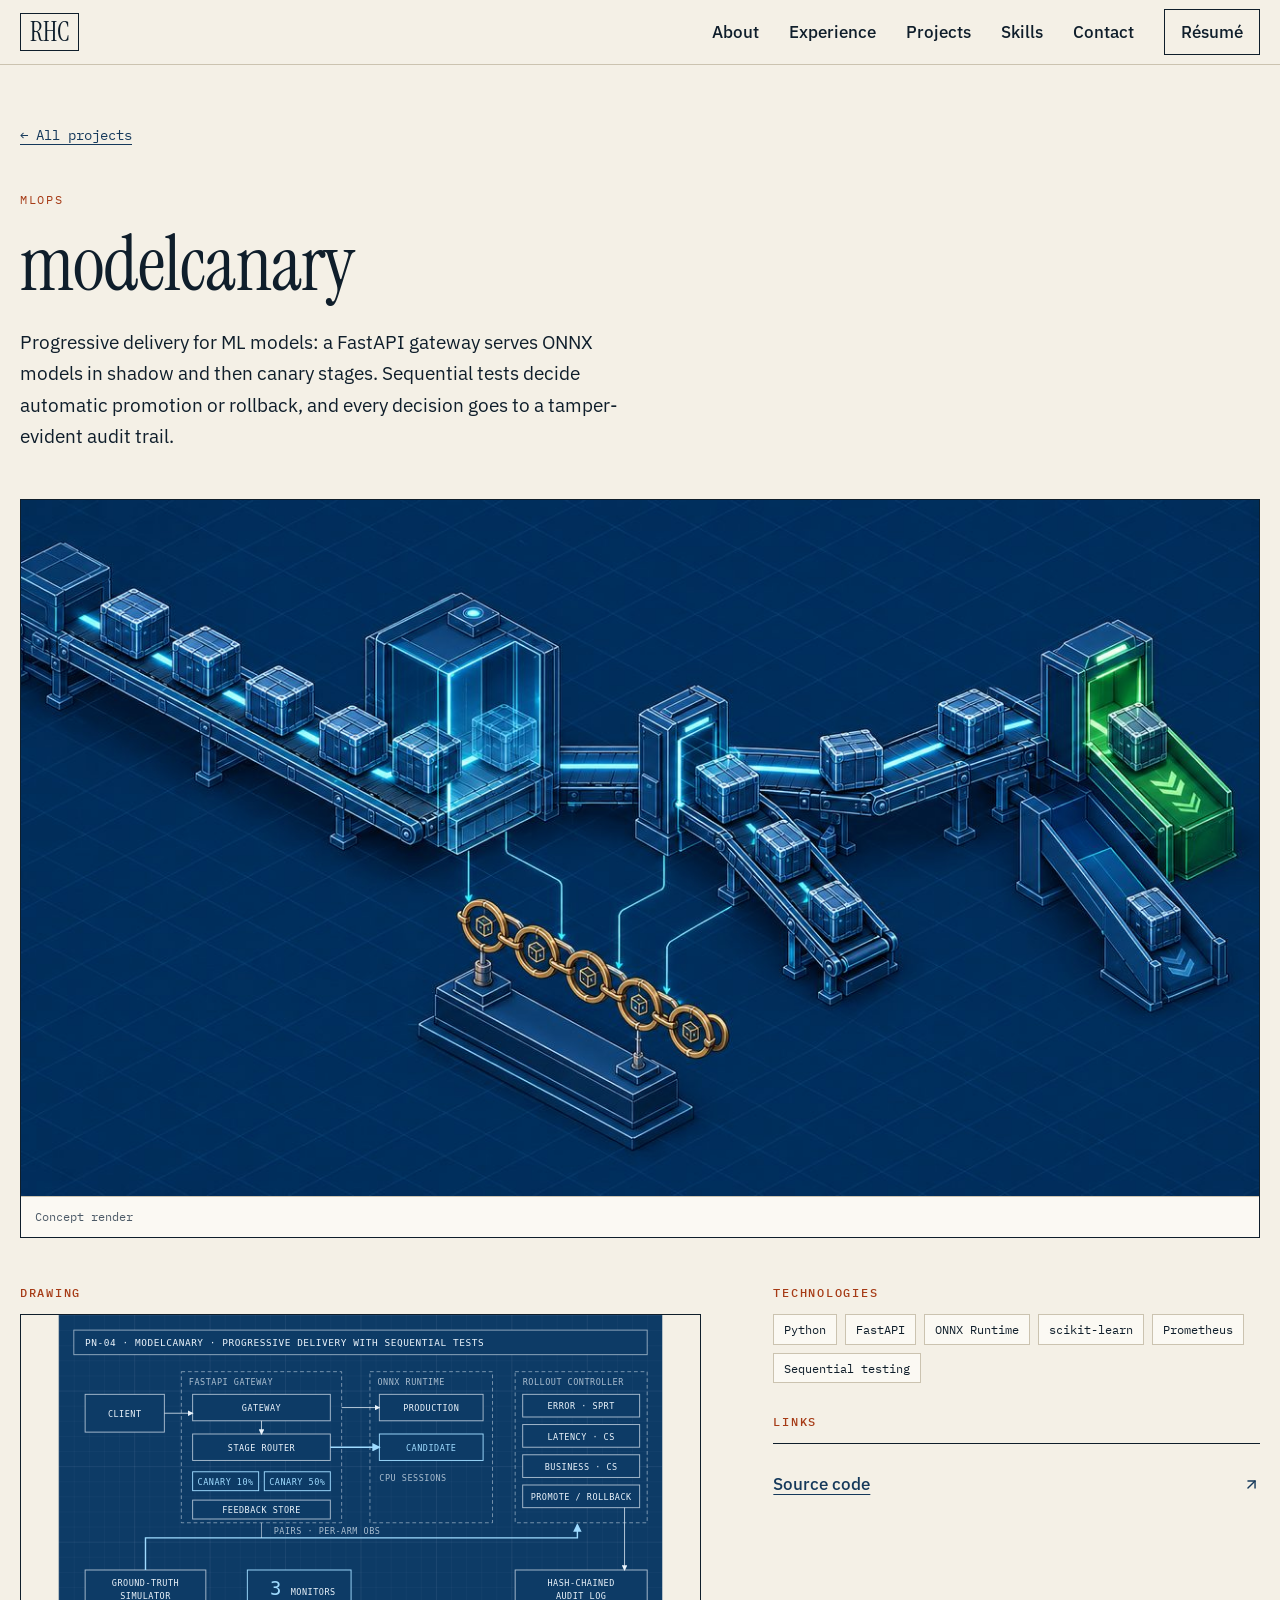
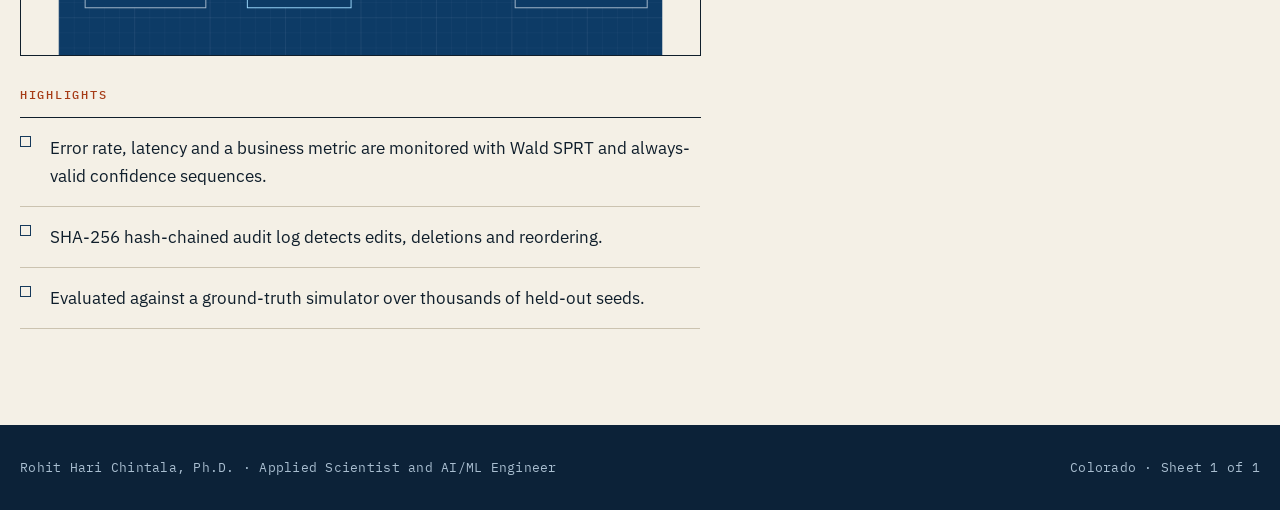
<file: projects/modelcanary.html>
<!doctype html>
<html lang="en">
<head>
<meta charset="utf-8">
<meta name="viewport" content="width=device-width, initial-scale=1">
<title>modelcanary | Rohit Hari Chintala, Ph.D.</title>
<meta name="description" content="Progressive delivery for ML models: a FastAPI gateway serves ONNX models in shadow and then canary stages, with sequential tests that decide promotion or rollback.">
<link rel="canonical" href="https://rchintala13.github.io/projects/modelcanary.html">
<meta property="og:type" content="article">
<meta property="og:title" content="modelcanary | Rohit Hari Chintala, Ph.D.">
<meta property="og:description" content="Progressive delivery for ML models: shadow and canary stages, sequential tests, and a tamper-evident audit trail.">
<meta property="og:url" content="https://rchintala13.github.io/projects/modelcanary.html">
<meta property="og:image" content="https://rchintala13.github.io/assets/images/social-card.png">
<meta name="twitter:card" content="summary_large_image">
<meta name="theme-color" content="#15395B">
<link rel="icon" href="../favicon.svg" type="image/svg+xml">
<link rel="apple-touch-icon" href="../apple-touch-icon.png">
<link rel="preconnect" href="https://fonts.googleapis.com">
<link rel="preconnect" href="https://fonts.gstatic.com" crossorigin>
<link href="https://fonts.googleapis.com/css2?family=IBM+Plex+Mono:wght@400;500&family=IBM+Plex+Sans:wght@400;500;600&family=Instrument+Serif:ital@0;1&display=swap" rel="stylesheet">
<link rel="stylesheet" href="../assets/css/site.css">
</head>
<body>
<a class="skip" href="#main">Skip to content</a>
<svg width="0" height="0" style="position:absolute" aria-hidden="true" focusable="false">
  <symbol id="i-arrow" viewBox="0 0 24 24" fill="none" stroke="currentColor" stroke-width="2" stroke-linecap="round" stroke-linejoin="round"><path d="M7 7h10v10"/><path d="M7 17 17 7"/></symbol>
</svg>

<header class="top">
  <div class="wrap top-in">
    <a class="mark" href="../#top" aria-label="Rohit Hari Chintala, Ph.D. (home page)">RHC</a>
    <nav class="nav-desk" aria-label="Primary">
      <a href="../#about">About</a>
      <a href="../#experience">Experience</a>
      <a href="../#projects">Projects</a>
      <a href="../#skills">Skills</a>
      <a href="../#contact">Contact</a>
      <a class="nav-cv" href="../assets/files/rohit-ph-d-resume.pdf" download>Résumé</a>
    </nav>
    <details class="nav-mobile">
      <summary>Menu</summary>
      <nav aria-label="Mobile">
        <a href="../#about">About</a>
        <a href="../#experience">Experience</a>
        <a href="../#projects">Projects</a>
        <a href="../#skills">Skills</a>
        <a href="../#contact">Contact</a>
        <a href="../assets/files/rohit-ph-d-resume.pdf" download>Résumé (PDF)</a>
      </nav>
    </details>
  </div>
</header>

<main id="main">
<article class="detail">
  <div class="wrap">
    <p class="crumb"><a href="../#projects">← All projects</a></p>
    <p class="kicker">MLOps</p>
    <h1>modelcanary</h1>
    <p class="lead">Progressive delivery for ML models: a FastAPI gateway serves ONNX models in shadow and then canary stages. Sequential tests decide automatic promotion or rollback, and every decision goes to a tamper-evident audit trail.</p>

    <figure class="d-hero">
      <img src="../assets/images/projects/modelcanary-hero.jpg" alt="modelcanary — Concept render">
      <figcaption>Concept render</figcaption>
    </figure>

    <div class="d-grid">
      <div class="d-main">
        <h2>Drawing</h2>
        <figure class="d-drawing"><img src="../assets/images/projects/modelcanary.svg" alt="Diagram: a model moves from shadow to canary to promotion, with a rollback boundary"></figure>
        <h2>Highlights</h2>
        <ul class="d-list">
          <li>Error rate, latency and a business metric are monitored with Wald SPRT and always-valid confidence sequences.</li>
          <li>SHA-256 hash-chained audit log detects edits, deletions and reordering.</li>
          <li>Evaluated against a ground-truth simulator over thousands of held-out seeds.</li>
        </ul>
      </div>
      <aside class="d-side">
        <h2>Technologies</h2>
        <ul class="chips"><li>Python</li><li>FastAPI</li><li>ONNX Runtime</li><li>scikit-learn</li><li>Prometheus</li><li>Sequential testing</li></ul>
        <h2>Links</h2>
        <ul class="links"><li><a href="https://github.com/rchintala13/modelcanary">Source code <svg class="ic" aria-hidden="true"><use href="#i-arrow"/></svg></a></li></ul>
      </aside>
    </div>
  </div>
</article>
</main>

<footer class="foot">
  <div class="wrap">
    <p>Rohit Hari Chintala, Ph.D. · Applied Scientist and AI/ML Engineer</p>
    <p>Colorado · Sheet 1 of 1</p>
  </div>
</footer>
</body>
</html>
</file>
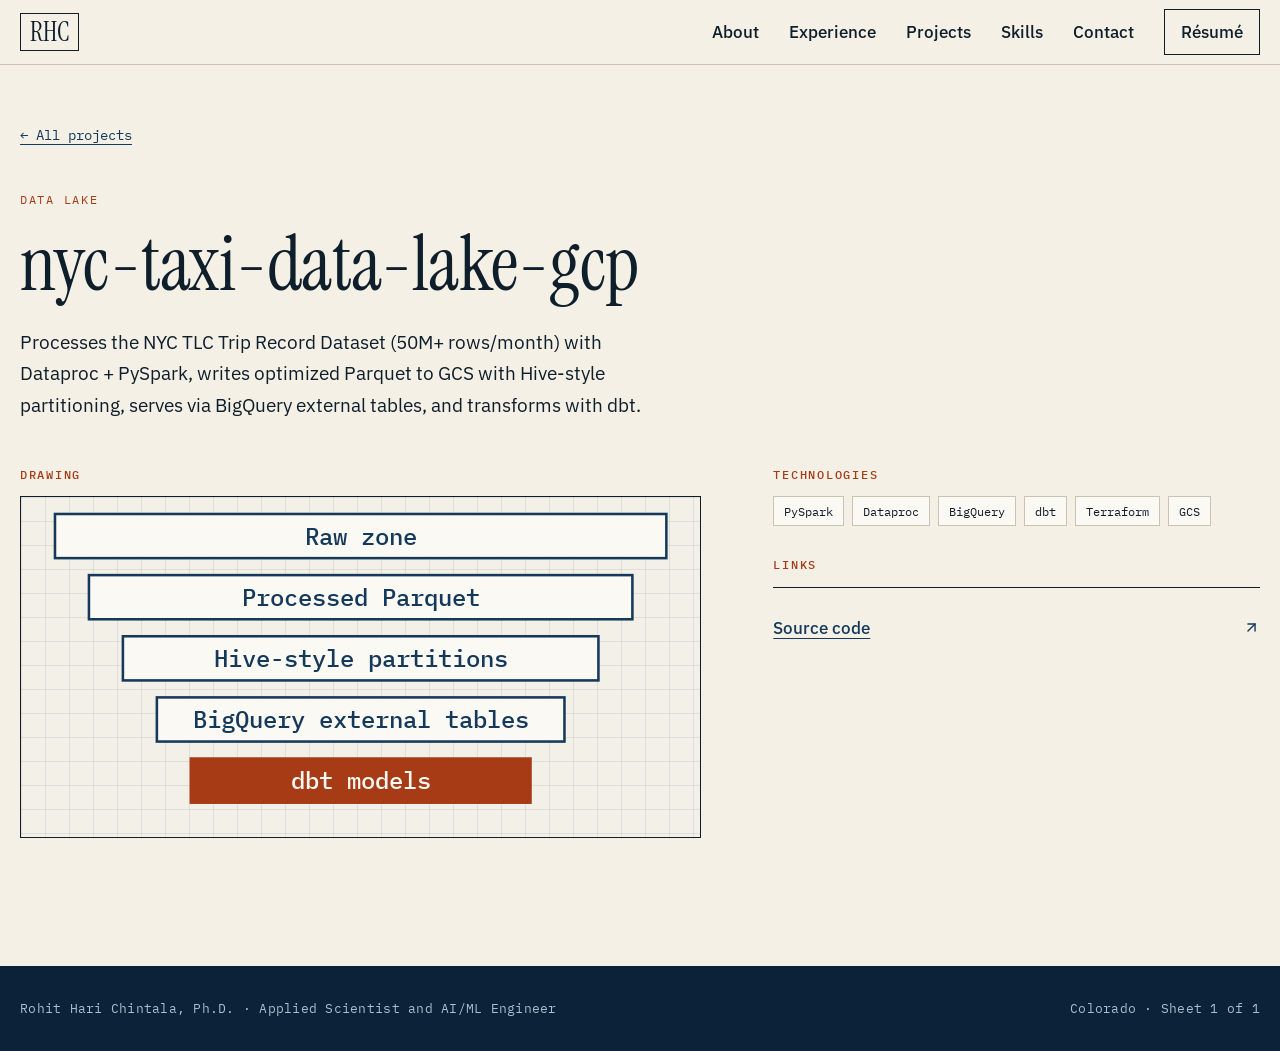
<file: projects/nyc-taxi-data-lake-gcp.html>
<!doctype html>
<html lang="en">
<head>
<meta charset="utf-8">
<meta name="viewport" content="width=device-width, initial-scale=1">
<title>nyc-taxi-data-lake-gcp | Rohit Hari Chintala, Ph.D.</title>
<meta name="description" content="Processes the NYC TLC Trip Record Dataset (50M+ rows/month) with Dataproc + PySpark, writes optimized Parquet to GCS with Hive-style partitioning, serves via BigQuery external tables, and transforms with dbt.">
<link rel="canonical" href="https://rchintala13.github.io/projects/nyc-taxi-data-lake-gcp.html">
<meta property="og:type" content="article">
<meta property="og:title" content="nyc-taxi-data-lake-gcp | Rohit Hari Chintala, Ph.D.">
<meta property="og:description" content="A data lake on GCP that processes the NYC TLC Trip Record Dataset with Dataproc and PySpark.">
<meta property="og:url" content="https://rchintala13.github.io/projects/nyc-taxi-data-lake-gcp.html">
<meta property="og:image" content="https://rchintala13.github.io/assets/images/social-card.png">
<meta name="twitter:card" content="summary_large_image">
<meta name="theme-color" content="#15395B">
<link rel="icon" href="../favicon.svg" type="image/svg+xml">
<link rel="apple-touch-icon" href="../apple-touch-icon.png">
<link rel="preconnect" href="https://fonts.googleapis.com">
<link rel="preconnect" href="https://fonts.gstatic.com" crossorigin>
<link href="https://fonts.googleapis.com/css2?family=IBM+Plex+Mono:wght@400;500&family=IBM+Plex+Sans:wght@400;500;600&family=Instrument+Serif:ital@0;1&display=swap" rel="stylesheet">
<link rel="stylesheet" href="../assets/css/site.css">
</head>
<body>
<a class="skip" href="#main">Skip to content</a>
<svg width="0" height="0" style="position:absolute" aria-hidden="true" focusable="false">
  <symbol id="i-arrow" viewBox="0 0 24 24" fill="none" stroke="currentColor" stroke-width="2" stroke-linecap="round" stroke-linejoin="round"><path d="M7 7h10v10"/><path d="M7 17 17 7"/></symbol>
</svg>

<header class="top">
  <div class="wrap top-in">
    <a class="mark" href="../#top" aria-label="Rohit Hari Chintala, Ph.D. (home page)">RHC</a>
    <nav class="nav-desk" aria-label="Primary">
      <a href="../#about">About</a>
      <a href="../#experience">Experience</a>
      <a href="../#projects">Projects</a>
      <a href="../#skills">Skills</a>
      <a href="../#contact">Contact</a>
      <a class="nav-cv" href="../assets/files/rohit-ph-d-resume.pdf" download>Résumé</a>
    </nav>
    <details class="nav-mobile">
      <summary>Menu</summary>
      <nav aria-label="Mobile">
        <a href="../#about">About</a>
        <a href="../#experience">Experience</a>
        <a href="../#projects">Projects</a>
        <a href="../#skills">Skills</a>
        <a href="../#contact">Contact</a>
        <a href="../assets/files/rohit-ph-d-resume.pdf" download>Résumé (PDF)</a>
      </nav>
    </details>
  </div>
</header>

<main id="main">
<article class="detail">
  <div class="wrap">
    <p class="crumb"><a href="../#projects">← All projects</a></p>
    <p class="kicker">Data lake</p>
    <h1>nyc-taxi-data-lake-gcp</h1>
    <p class="lead">Processes the NYC TLC Trip Record Dataset (50M+ rows/month) with Dataproc + PySpark, writes optimized Parquet to GCS with Hive-style partitioning, serves via BigQuery external tables, and transforms with dbt.</p>

    <div class="d-grid">
      <div class="d-main">
        <h2>Drawing</h2>
        <figure class="d-drawing viz">
          <svg viewBox="0 0 400 200" role="img" aria-label="Diagram: data lake layers narrowing from raw zone to dbt models">
            <rect class="bx" x="20" y="10" width="360" height="26"/>
            <rect class="bx" x="40" y="46" width="320" height="26"/>
            <rect class="bx" x="60" y="82" width="280" height="26"/>
            <rect class="bx" x="80" y="118" width="240" height="26"/>
            <rect class="sf" x="100" y="154" width="200" height="26"/>
            <text class="tx tc" x="200" y="28">Raw zone</text>
            <text class="tc tx" x="200" y="64">Processed Parquet</text>
            <text class="tc tx" x="200" y="100">Hive-style partitions</text>
            <text class="tc tx" x="200" y="136">BigQuery external tables</text>
            <text class="tc tx tw" x="200" y="172">dbt models</text>
          </svg>
        </figure>
      </div>
      <aside class="d-side">
        <h2>Technologies</h2>
        <ul class="chips"><li>PySpark</li><li>Dataproc</li><li>BigQuery</li><li>dbt</li><li>Terraform</li><li>GCS</li></ul>
        <h2>Links</h2>
        <ul class="links"><li><a href="https://github.com/rchintala13/nyc-taxi-data-lake-gcp">Source code <svg class="ic" aria-hidden="true"><use href="#i-arrow"/></svg></a></li></ul>
      </aside>
    </div>
  </div>
</article>
</main>

<footer class="foot">
  <div class="wrap">
    <p>Rohit Hari Chintala, Ph.D. · Applied Scientist and AI/ML Engineer</p>
    <p>Colorado · Sheet 1 of 1</p>
  </div>
</footer>
</body>
</html>
</file>
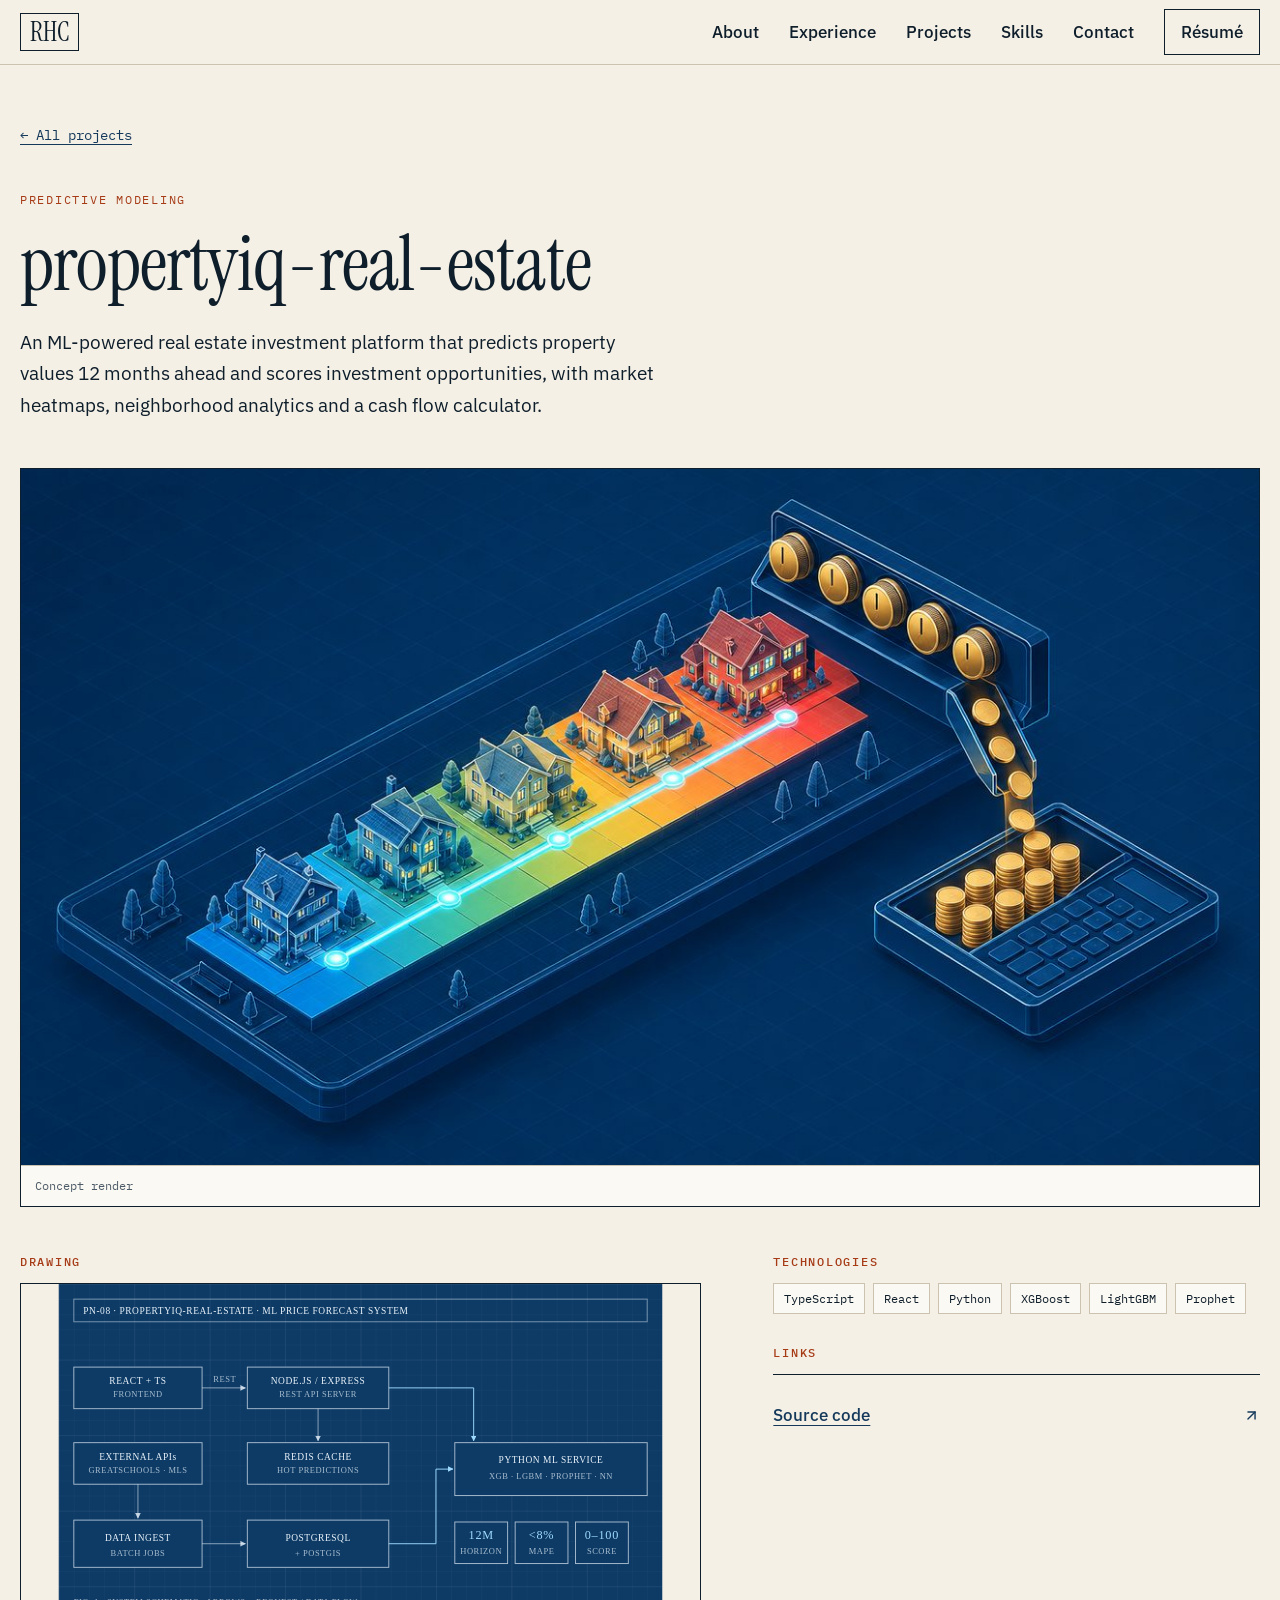
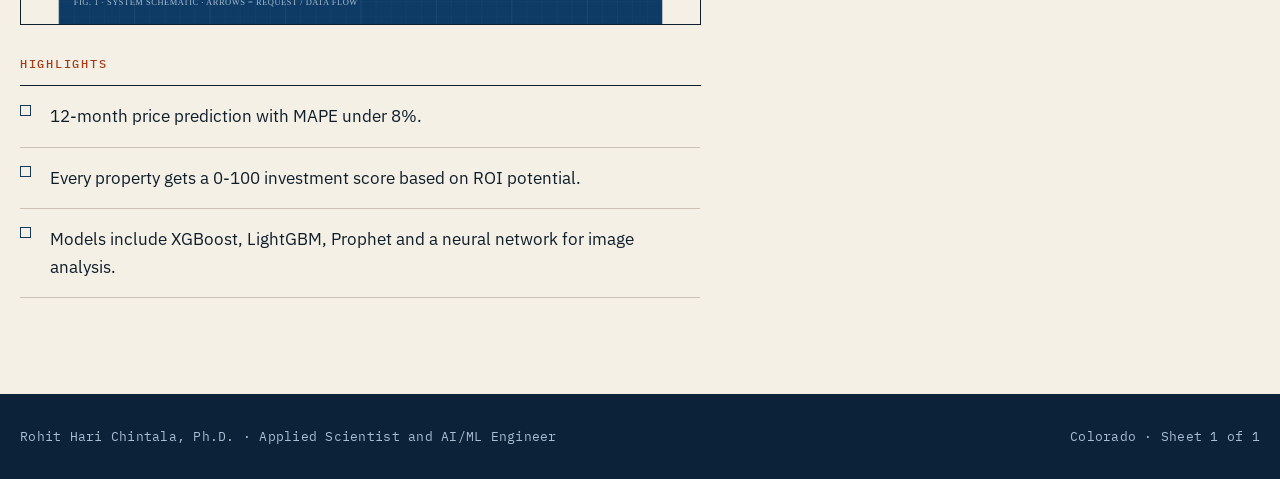
<file: projects/propertyiq-real-estate.html>
<!doctype html>
<html lang="en">
<head>
<meta charset="utf-8">
<meta name="viewport" content="width=device-width, initial-scale=1">
<title>propertyiq-real-estate | Rohit Hari Chintala, Ph.D.</title>
<meta name="description" content="An ML-powered real estate investment platform that predicts property values 12 months ahead and scores investment opportunities, with market heatmaps, neighborhood analytics and a cash flow calculator.">
<link rel="canonical" href="https://rchintala13.github.io/projects/propertyiq-real-estate.html">
<meta property="og:type" content="article">
<meta property="og:title" content="propertyiq-real-estate | Rohit Hari Chintala, Ph.D.">
<meta property="og:description" content="An ML-powered real estate investment platform that predicts property values 12 months ahead and scores investment opportunities.">
<meta property="og:url" content="https://rchintala13.github.io/projects/propertyiq-real-estate.html">
<meta property="og:image" content="https://rchintala13.github.io/assets/images/social-card.png">
<meta name="twitter:card" content="summary_large_image">
<meta name="theme-color" content="#15395B">
<link rel="icon" href="../favicon.svg" type="image/svg+xml">
<link rel="apple-touch-icon" href="../apple-touch-icon.png">
<link rel="preconnect" href="https://fonts.googleapis.com">
<link rel="preconnect" href="https://fonts.gstatic.com" crossorigin>
<link href="https://fonts.googleapis.com/css2?family=IBM+Plex+Mono:wght@400;500&family=IBM+Plex+Sans:wght@400;500;600&family=Instrument+Serif:ital@0;1&display=swap" rel="stylesheet">
<link rel="stylesheet" href="../assets/css/site.css">
</head>
<body>
<a class="skip" href="#main">Skip to content</a>
<svg width="0" height="0" style="position:absolute" aria-hidden="true" focusable="false">
  <symbol id="i-arrow" viewBox="0 0 24 24" fill="none" stroke="currentColor" stroke-width="2" stroke-linecap="round" stroke-linejoin="round"><path d="M7 7h10v10"/><path d="M7 17 17 7"/></symbol>
</svg>

<header class="top">
  <div class="wrap top-in">
    <a class="mark" href="../#top" aria-label="Rohit Hari Chintala, Ph.D. (home page)">RHC</a>
    <nav class="nav-desk" aria-label="Primary">
      <a href="../#about">About</a>
      <a href="../#experience">Experience</a>
      <a href="../#projects">Projects</a>
      <a href="../#skills">Skills</a>
      <a href="../#contact">Contact</a>
      <a class="nav-cv" href="../assets/files/rohit-ph-d-resume.pdf" download>Résumé</a>
    </nav>
    <details class="nav-mobile">
      <summary>Menu</summary>
      <nav aria-label="Mobile">
        <a href="../#about">About</a>
        <a href="../#experience">Experience</a>
        <a href="../#projects">Projects</a>
        <a href="../#skills">Skills</a>
        <a href="../#contact">Contact</a>
        <a href="../assets/files/rohit-ph-d-resume.pdf" download>Résumé (PDF)</a>
      </nav>
    </details>
  </div>
</header>

<main id="main">
<article class="detail">
  <div class="wrap">
    <p class="crumb"><a href="../#projects">← All projects</a></p>
    <p class="kicker">Predictive modeling</p>
    <h1>propertyiq-real-estate</h1>
    <p class="lead">An ML-powered real estate investment platform that predicts property values 12 months ahead and scores investment opportunities, with market heatmaps, neighborhood analytics and a cash flow calculator.</p>

    <figure class="d-hero">
      <img src="../assets/images/projects/propertyiq-real-estate-hero.jpg" alt="propertyiq-real-estate — Concept render">
      <figcaption>Concept render</figcaption>
    </figure>

    <div class="d-grid">
      <div class="d-main">
        <h2>Drawing</h2>
        <figure class="d-drawing"><img src="../assets/images/projects/propertyiq-real-estate.svg" alt="Heatmap grid of neighborhoods shaded by predicted value, with one top-scored cell highlighted"></figure>
        <h2>Highlights</h2>
        <ul class="d-list">
          <li>12-month price prediction with MAPE under 8%.</li>
          <li>Every property gets a 0-100 investment score based on ROI potential.</li>
          <li>Models include XGBoost, LightGBM, Prophet and a neural network for image analysis.</li>
        </ul>
      </div>
      <aside class="d-side">
        <h2>Technologies</h2>
        <ul class="chips"><li>TypeScript</li><li>React</li><li>Python</li><li>XGBoost</li><li>LightGBM</li><li>Prophet</li></ul>
        <h2>Links</h2>
        <ul class="links"><li><a href="https://github.com/rchintala13/propertyiq-real-estate">Source code <svg class="ic" aria-hidden="true"><use href="#i-arrow"/></svg></a></li></ul>
      </aside>
    </div>
  </div>
</article>
</main>

<footer class="foot">
  <div class="wrap">
    <p>Rohit Hari Chintala, Ph.D. · Applied Scientist and AI/ML Engineer</p>
    <p>Colorado · Sheet 1 of 1</p>
  </div>
</footer>
</body>
</html>
</file>
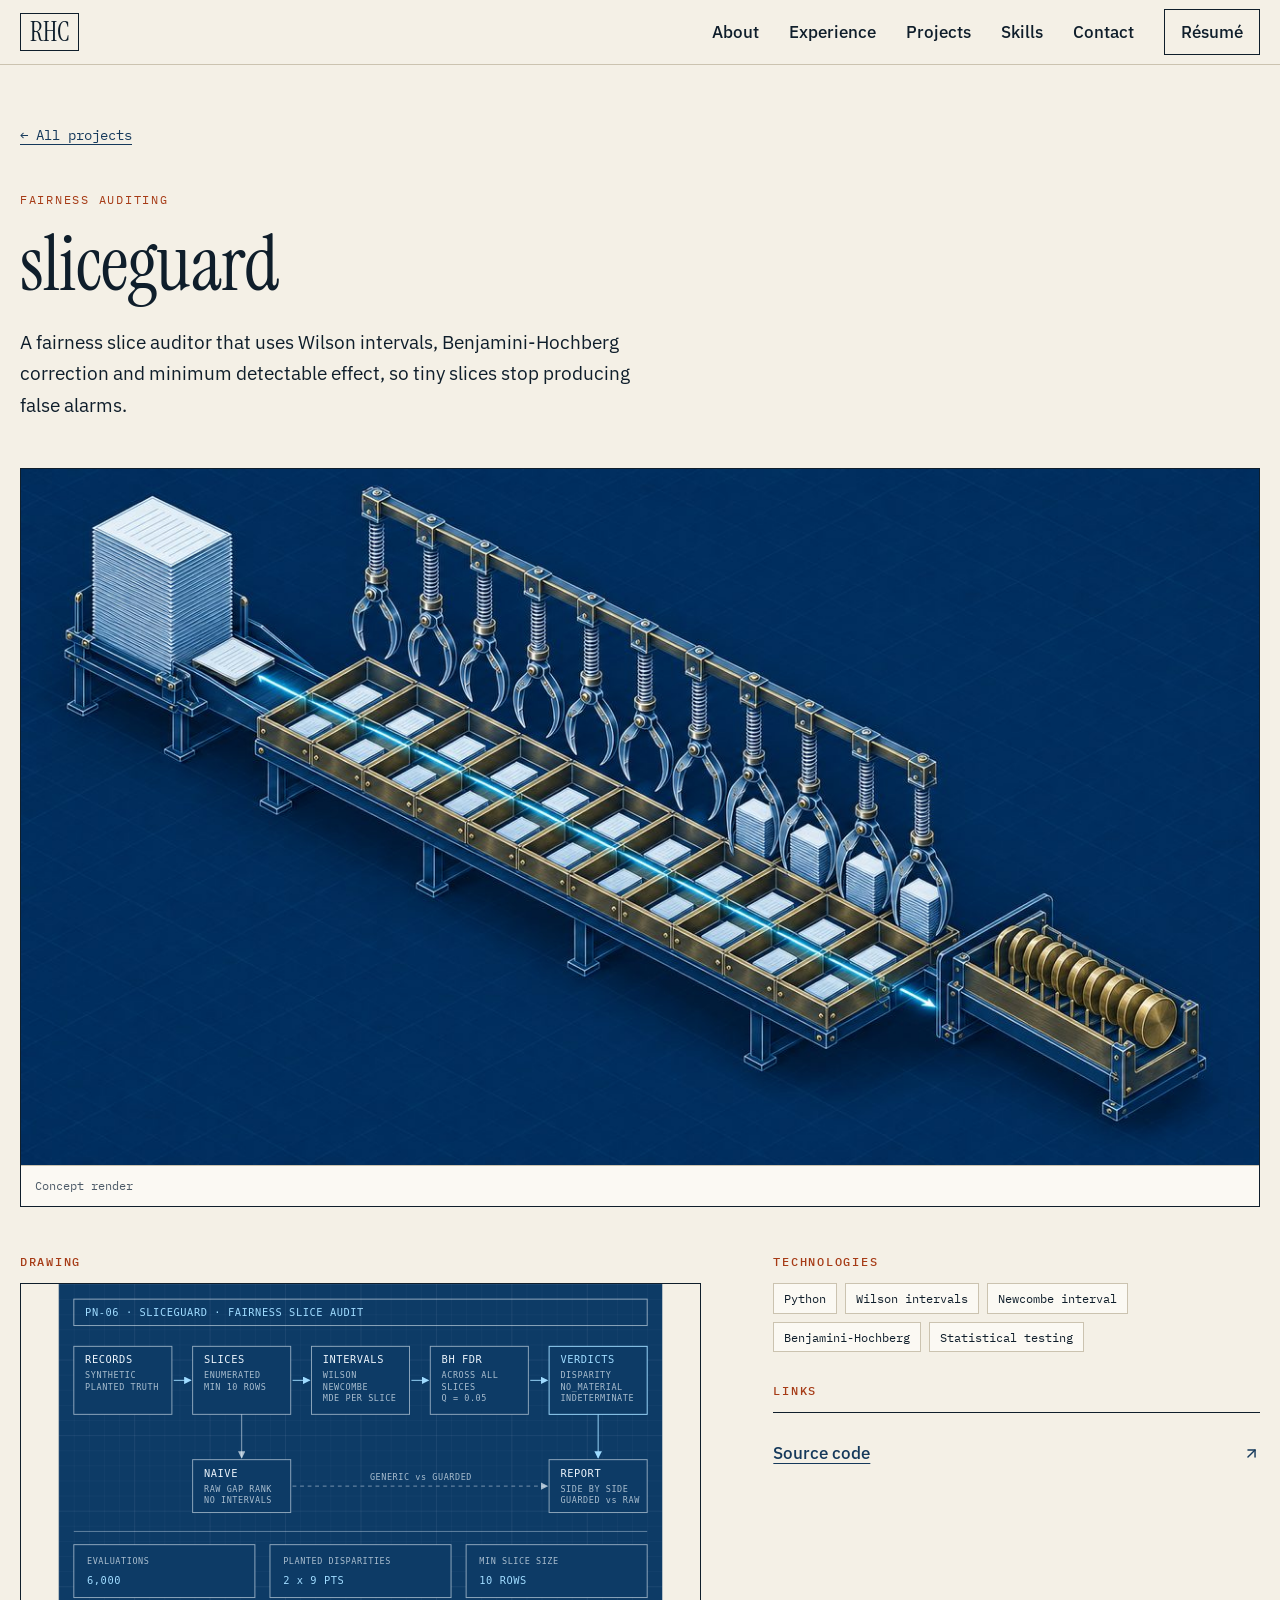
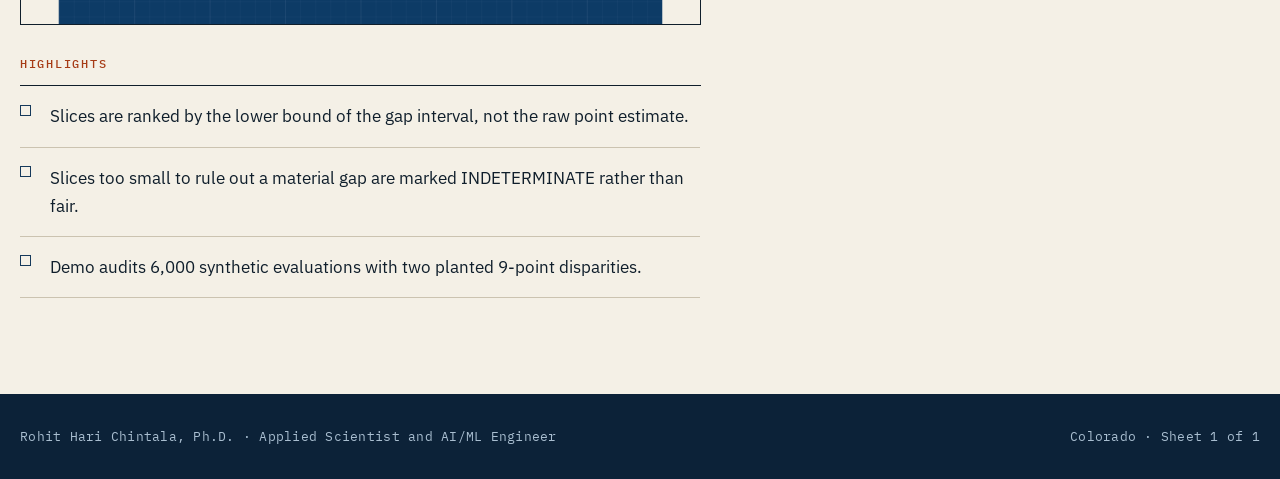
<file: projects/sliceguard.html>
<!doctype html>
<html lang="en">
<head>
<meta charset="utf-8">
<meta name="viewport" content="width=device-width, initial-scale=1">
<title>sliceguard | Rohit Hari Chintala, Ph.D.</title>
<meta name="description" content="A fairness slice auditor that uses Wilson intervals, Benjamini-Hochberg correction and minimum detectable effect, so tiny slices stop producing false alarms.">
<link rel="canonical" href="https://rchintala13.github.io/projects/sliceguard.html">
<meta property="og:type" content="article">
<meta property="og:title" content="sliceguard | Rohit Hari Chintala, Ph.D.">
<meta property="og:description" content="A fairness slice auditor using Wilson intervals, Benjamini-Hochberg correction and minimum detectable effect.">
<meta property="og:url" content="https://rchintala13.github.io/projects/sliceguard.html">
<meta property="og:image" content="https://rchintala13.github.io/assets/images/social-card.png">
<meta name="twitter:card" content="summary_large_image">
<meta name="theme-color" content="#15395B">
<link rel="icon" href="../favicon.svg" type="image/svg+xml">
<link rel="apple-touch-icon" href="../apple-touch-icon.png">
<link rel="preconnect" href="https://fonts.googleapis.com">
<link rel="preconnect" href="https://fonts.gstatic.com" crossorigin>
<link href="https://fonts.googleapis.com/css2?family=IBM+Plex+Mono:wght@400;500&family=IBM+Plex+Sans:wght@400;500;600&family=Instrument+Serif:ital@0;1&display=swap" rel="stylesheet">
<link rel="stylesheet" href="../assets/css/site.css">
</head>
<body>
<a class="skip" href="#main">Skip to content</a>
<svg width="0" height="0" style="position:absolute" aria-hidden="true" focusable="false">
  <symbol id="i-arrow" viewBox="0 0 24 24" fill="none" stroke="currentColor" stroke-width="2" stroke-linecap="round" stroke-linejoin="round"><path d="M7 7h10v10"/><path d="M7 17 17 7"/></symbol>
</svg>

<header class="top">
  <div class="wrap top-in">
    <a class="mark" href="../#top" aria-label="Rohit Hari Chintala, Ph.D. (home page)">RHC</a>
    <nav class="nav-desk" aria-label="Primary">
      <a href="../#about">About</a>
      <a href="../#experience">Experience</a>
      <a href="../#projects">Projects</a>
      <a href="../#skills">Skills</a>
      <a href="../#contact">Contact</a>
      <a class="nav-cv" href="../assets/files/rohit-ph-d-resume.pdf" download>Résumé</a>
    </nav>
    <details class="nav-mobile">
      <summary>Menu</summary>
      <nav aria-label="Mobile">
        <a href="../#about">About</a>
        <a href="../#experience">Experience</a>
        <a href="../#projects">Projects</a>
        <a href="../#skills">Skills</a>
        <a href="../#contact">Contact</a>
        <a href="../assets/files/rohit-ph-d-resume.pdf" download>Résumé (PDF)</a>
      </nav>
    </details>
  </div>
</header>

<main id="main">
<article class="detail">
  <div class="wrap">
    <p class="crumb"><a href="../#projects">← All projects</a></p>
    <p class="kicker">Fairness auditing</p>
    <h1>sliceguard</h1>
    <p class="lead">A fairness slice auditor that uses Wilson intervals, Benjamini-Hochberg correction and minimum detectable effect, so tiny slices stop producing false alarms.</p>

    <figure class="d-hero">
      <img src="../assets/images/projects/sliceguard-hero.jpg" alt="sliceguard — Concept render">
      <figcaption>Concept render</figcaption>
    </figure>

    <div class="d-grid">
      <div class="d-main">
        <h2>Drawing</h2>
        <figure class="d-drawing"><img src="../assets/images/projects/sliceguard.svg" alt="Forest plot: four slices with confidence intervals around the gap, one flagged as disparity, two as indeterminate"></figure>
        <h2>Highlights</h2>
        <ul class="d-list">
          <li>Slices are ranked by the lower bound of the gap interval, not the raw point estimate.</li>
          <li>Slices too small to rule out a material gap are marked INDETERMINATE rather than fair.</li>
          <li>Demo audits 6,000 synthetic evaluations with two planted 9-point disparities.</li>
        </ul>
      </div>
      <aside class="d-side">
        <h2>Technologies</h2>
        <ul class="chips"><li>Python</li><li>Wilson intervals</li><li>Newcombe interval</li><li>Benjamini-Hochberg</li><li>Statistical testing</li></ul>
        <h2>Links</h2>
        <ul class="links"><li><a href="https://github.com/rchintala13/sliceguard">Source code <svg class="ic" aria-hidden="true"><use href="#i-arrow"/></svg></a></li></ul>
      </aside>
    </div>
  </div>
</article>
</main>

<footer class="foot">
  <div class="wrap">
    <p>Rohit Hari Chintala, Ph.D. · Applied Scientist and AI/ML Engineer</p>
    <p>Colorado · Sheet 1 of 1</p>
  </div>
</footer>
</body>
</html>
</file>
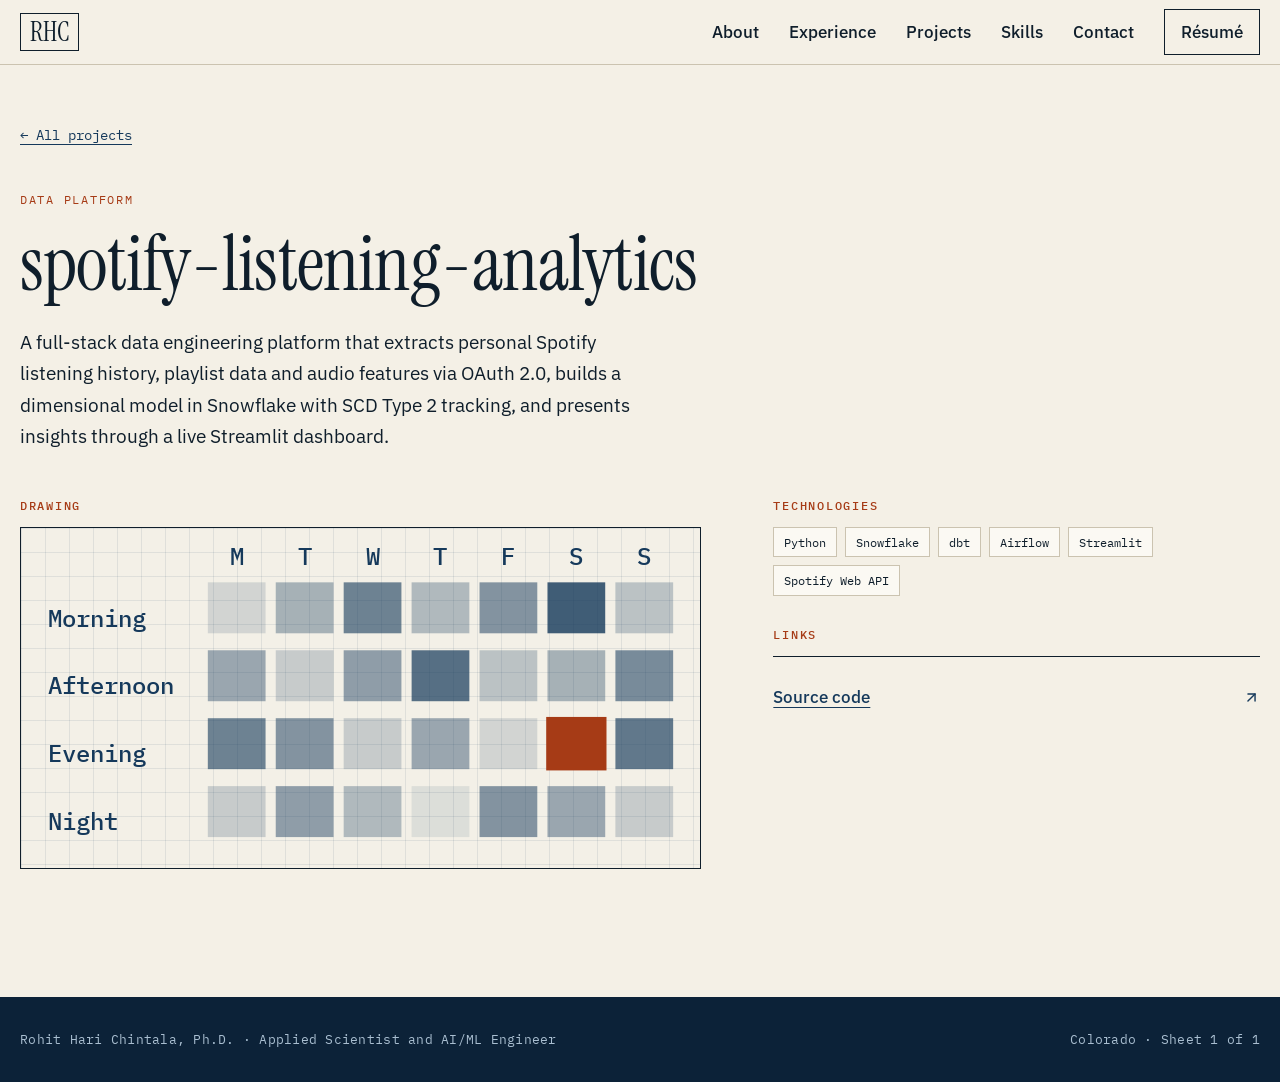
<file: projects/spotify-listening-analytics.html>
<!doctype html>
<html lang="en">
<head>
<meta charset="utf-8">
<meta name="viewport" content="width=device-width, initial-scale=1">
<title>spotify-listening-analytics | Rohit Hari Chintala, Ph.D.</title>
<meta name="description" content="A full-stack data engineering platform that extracts personal Spotify listening history via OAuth 2.0, builds a dimensional model in Snowflake with SCD Type 2 tracking, and presents insights through a Streamlit dashboard.">
<link rel="canonical" href="https://rchintala13.github.io/projects/spotify-listening-analytics.html">
<meta property="og:type" content="article">
<meta property="og:title" content="spotify-listening-analytics | Rohit Hari Chintala, Ph.D.">
<meta property="og:description" content="A data engineering platform for personal Spotify listening history, modeled in Snowflake.">
<meta property="og:url" content="https://rchintala13.github.io/projects/spotify-listening-analytics.html">
<meta property="og:image" content="https://rchintala13.github.io/assets/images/social-card.png">
<meta name="twitter:card" content="summary_large_image">
<meta name="theme-color" content="#15395B">
<link rel="icon" href="../favicon.svg" type="image/svg+xml">
<link rel="apple-touch-icon" href="../apple-touch-icon.png">
<link rel="preconnect" href="https://fonts.googleapis.com">
<link rel="preconnect" href="https://fonts.gstatic.com" crossorigin>
<link href="https://fonts.googleapis.com/css2?family=IBM+Plex+Mono:wght@400;500&family=IBM+Plex+Sans:wght@400;500;600&family=Instrument+Serif:ital@0;1&display=swap" rel="stylesheet">
<link rel="stylesheet" href="../assets/css/site.css">
</head>
<body>
<a class="skip" href="#main">Skip to content</a>
<svg width="0" height="0" style="position:absolute" aria-hidden="true" focusable="false">
  <symbol id="i-arrow" viewBox="0 0 24 24" fill="none" stroke="currentColor" stroke-width="2" stroke-linecap="round" stroke-linejoin="round"><path d="M7 7h10v10"/><path d="M7 17 17 7"/></symbol>
</svg>

<header class="top">
  <div class="wrap top-in">
    <a class="mark" href="../#top" aria-label="Rohit Hari Chintala, Ph.D. (home page)">RHC</a>
    <nav class="nav-desk" aria-label="Primary">
      <a href="../#about">About</a>
      <a href="../#experience">Experience</a>
      <a href="../#projects">Projects</a>
      <a href="../#skills">Skills</a>
      <a href="../#contact">Contact</a>
      <a class="nav-cv" href="../assets/files/rohit-ph-d-resume.pdf" download>Résumé</a>
    </nav>
    <details class="nav-mobile">
      <summary>Menu</summary>
      <nav aria-label="Mobile">
        <a href="../#about">About</a>
        <a href="../#experience">Experience</a>
        <a href="../#projects">Projects</a>
        <a href="../#skills">Skills</a>
        <a href="../#contact">Contact</a>
        <a href="../assets/files/rohit-ph-d-resume.pdf" download>Résumé (PDF)</a>
      </nav>
    </details>
  </div>
</header>

<main id="main">
<article class="detail">
  <div class="wrap">
    <p class="crumb"><a href="../#projects">← All projects</a></p>
    <p class="kicker">Data platform</p>
    <h1>spotify-listening-analytics</h1>
    <p class="lead">A full-stack data engineering platform that extracts personal Spotify listening history, playlist data and audio features via OAuth 2.0, builds a dimensional model in Snowflake with SCD Type 2 tracking, and presents insights through a live Streamlit dashboard.</p>

    <div class="d-grid">
      <div class="d-main">
        <h2>Drawing</h2>
        <figure class="d-drawing viz">
          <svg viewBox="0 0 400 200" role="img" aria-label="Heatmap of listening mood by day of week and time of day">
            <text class="tx tc" x="127" y="22">M</text><text class="tx tc" x="167" y="22">T</text><text class="tx tc" x="207" y="22">W</text><text class="tx tc" x="247" y="22">T</text><text class="tx tc" x="287" y="22">F</text><text class="tx tc" x="327" y="22">S</text><text class="tx tc" x="367" y="22">S</text>
            <text class="tx" x="16" y="58">Morning</text>
            <text class="tx" x="16" y="98">Afternoon</text>
            <text class="tx" x="16" y="138">Evening</text>
            <text class="tx" x="16" y="178">Night</text>
            <g class="fl">
              <rect x="110" y="32" width="34" height="30" opacity=".15"/><rect x="150" y="32" width="34" height="30" opacity=".35"/><rect x="190" y="32" width="34" height="30" opacity=".6"/><rect x="230" y="32" width="34" height="30" opacity=".3"/><rect x="270" y="32" width="34" height="30" opacity=".5"/><rect x="310" y="32" width="34" height="30" opacity=".8"/><rect x="350" y="32" width="34" height="30" opacity=".25"/>
              <rect x="110" y="72" width="34" height="30" opacity=".4"/><rect x="150" y="72" width="34" height="30" opacity=".2"/><rect x="190" y="72" width="34" height="30" opacity=".45"/><rect x="230" y="72" width="34" height="30" opacity=".7"/><rect x="270" y="72" width="34" height="30" opacity=".25"/><rect x="310" y="72" width="34" height="30" opacity=".35"/><rect x="350" y="72" width="34" height="30" opacity=".55"/>
              <rect x="110" y="112" width="34" height="30" opacity=".6"/><rect x="150" y="112" width="34" height="30" opacity=".5"/><rect x="190" y="112" width="34" height="30" opacity=".2"/><rect x="230" y="112" width="34" height="30" opacity=".4"/><rect x="270" y="112" width="34" height="30" opacity=".15"/><rect x="310" y="112" width="34" height="30" opacity=".3"/><rect x="350" y="112" width="34" height="30" opacity=".65"/>
              <rect x="110" y="152" width="34" height="30" opacity=".2"/><rect x="150" y="152" width="34" height="30" opacity=".45"/><rect x="190" y="152" width="34" height="30" opacity=".3"/><rect x="230" y="152" width="34" height="30" opacity=".1"/><rect x="270" y="152" width="34" height="30" opacity=".5"/><rect x="310" y="152" width="34" height="30" opacity=".4"/><rect x="350" y="152" width="34" height="30" opacity=".2"/>
            </g>
            <rect class="sf" x="310" y="112" width="34" height="30"/>
          </svg>
        </figure>
      </div>
      <aside class="d-side">
        <h2>Technologies</h2>
        <ul class="chips"><li>Python</li><li>Snowflake</li><li>dbt</li><li>Airflow</li><li>Streamlit</li><li>Spotify Web API</li></ul>
        <h2>Links</h2>
        <ul class="links"><li><a href="https://github.com/rchintala13/spotify-listening-analytics">Source code <svg class="ic" aria-hidden="true"><use href="#i-arrow"/></svg></a></li></ul>
      </aside>
    </div>
  </div>
</article>
</main>

<footer class="foot">
  <div class="wrap">
    <p>Rohit Hari Chintala, Ph.D. · Applied Scientist and AI/ML Engineer</p>
    <p>Colorado · Sheet 1 of 1</p>
  </div>
</footer>
</body>
</html>
</file>
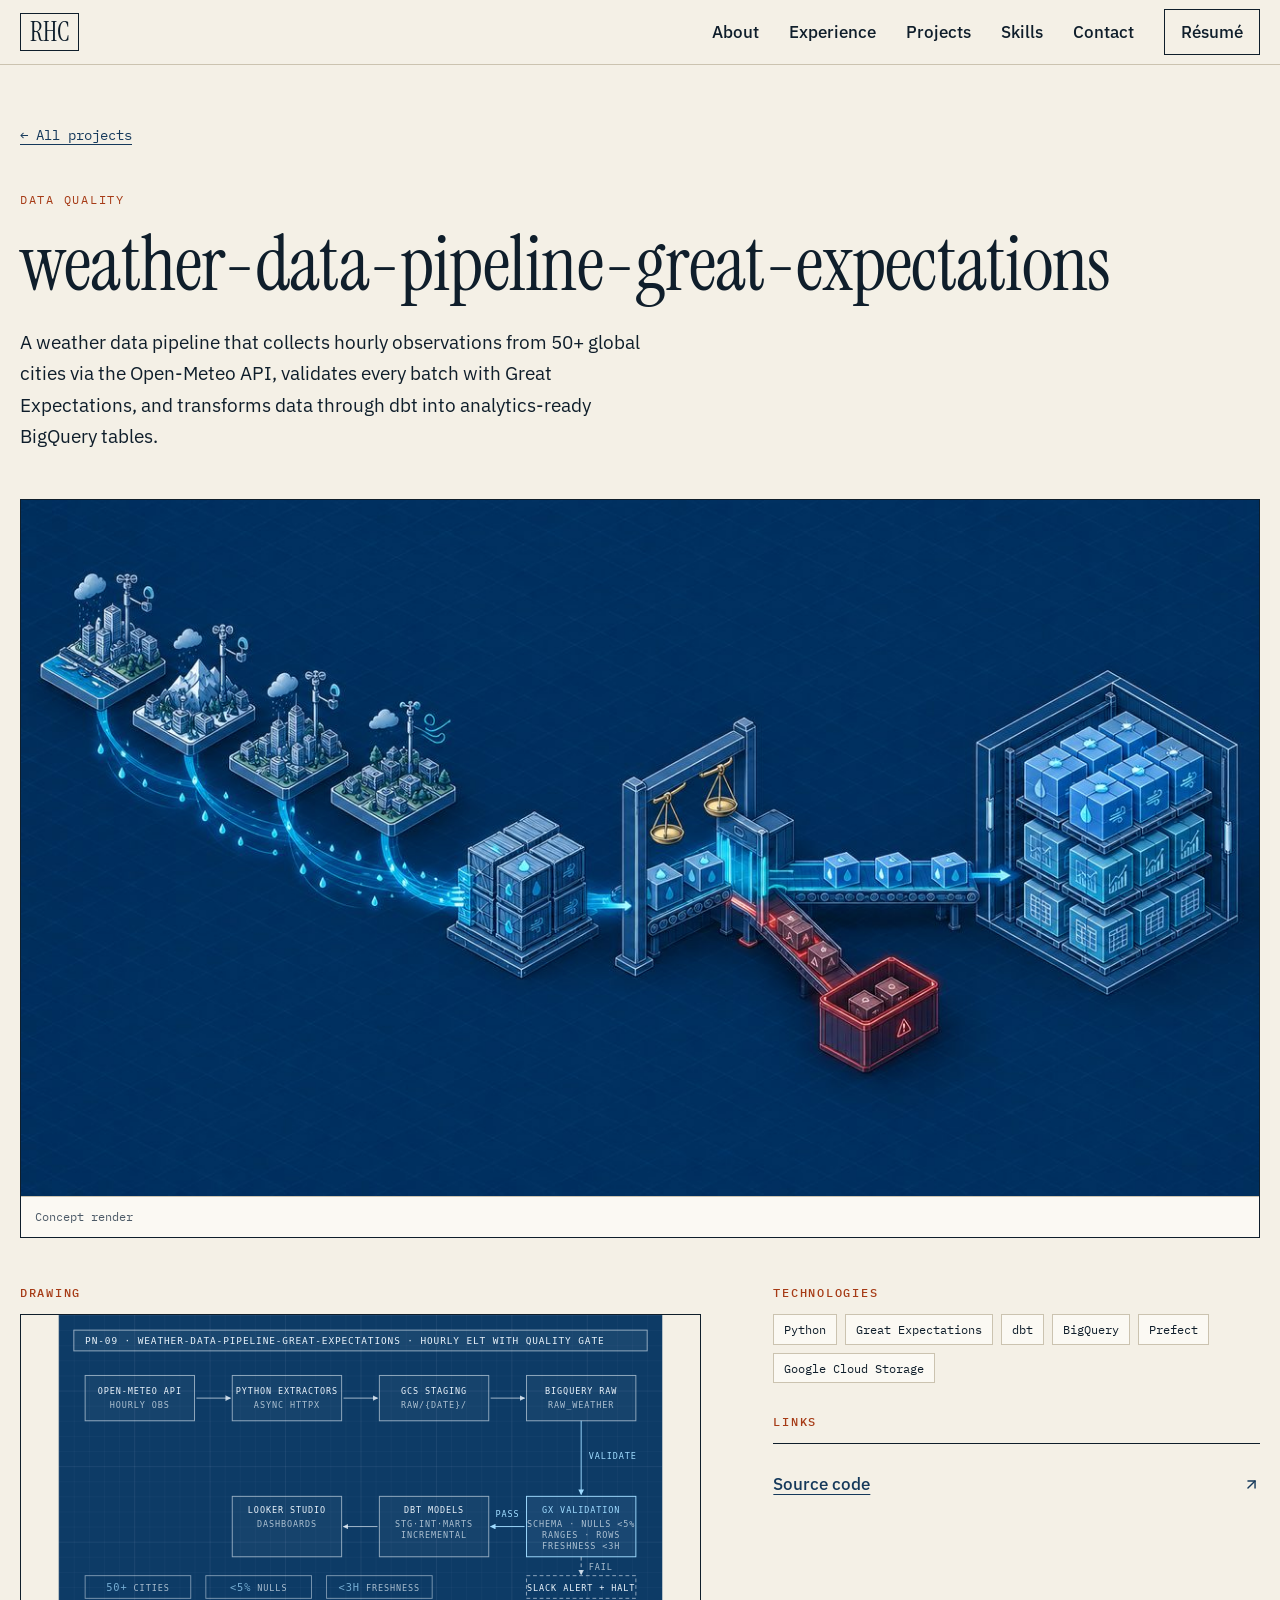
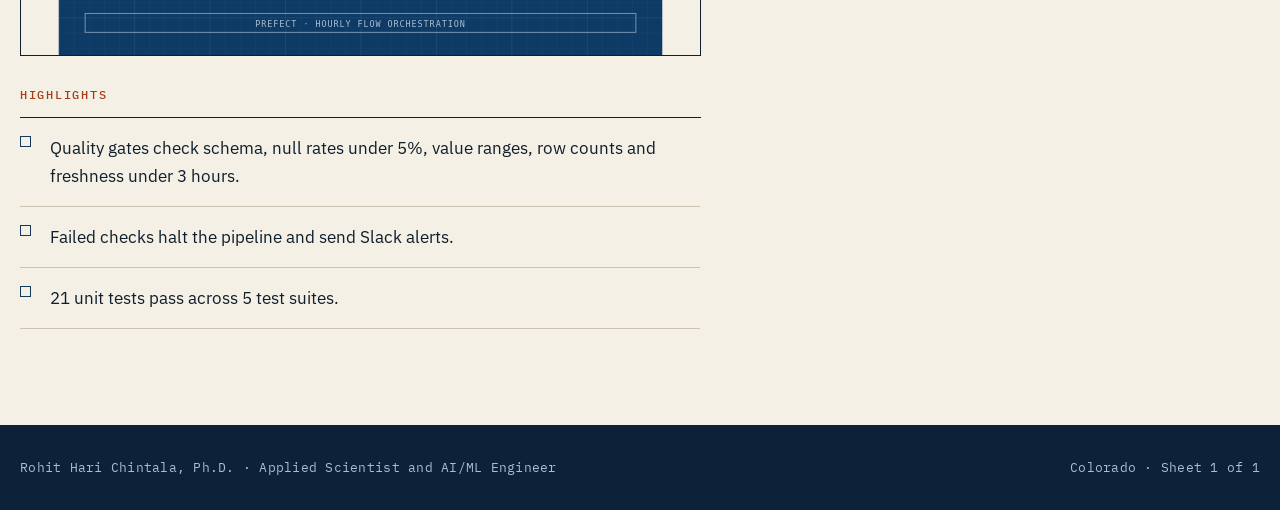
<file: projects/weather-data-pipeline-great-expectations.html>
<!doctype html>
<html lang="en">
<head>
<meta charset="utf-8">
<meta name="viewport" content="width=device-width, initial-scale=1">
<title>weather-data-pipeline-great-expectations | Rohit Hari Chintala, Ph.D.</title>
<meta name="description" content="A weather data pipeline that collects hourly observations from 50+ global cities via the Open-Meteo API, validates every batch with Great Expectations, and transforms data through dbt into analytics-ready BigQuery tables.">
<link rel="canonical" href="https://rchintala13.github.io/projects/weather-data-pipeline-great-expectations.html">
<meta property="og:type" content="article">
<meta property="og:title" content="weather-data-pipeline-great-expectations | Rohit Hari Chintala, Ph.D.">
<meta property="og:description" content="A weather data pipeline with Great Expectations quality gates, dbt transformations and BigQuery tables.">
<meta property="og:url" content="https://rchintala13.github.io/projects/weather-data-pipeline-great-expectations.html">
<meta property="og:image" content="https://rchintala13.github.io/assets/images/social-card.png">
<meta name="twitter:card" content="summary_large_image">
<meta name="theme-color" content="#15395B">
<link rel="icon" href="../favicon.svg" type="image/svg+xml">
<link rel="apple-touch-icon" href="../apple-touch-icon.png">
<link rel="preconnect" href="https://fonts.googleapis.com">
<link rel="preconnect" href="https://fonts.gstatic.com" crossorigin>
<link href="https://fonts.googleapis.com/css2?family=IBM+Plex+Mono:wght@400;500&family=IBM+Plex+Sans:wght@400;500;600&family=Instrument+Serif:ital@0;1&display=swap" rel="stylesheet">
<link rel="stylesheet" href="../assets/css/site.css">
</head>
<body>
<a class="skip" href="#main">Skip to content</a>
<svg width="0" height="0" style="position:absolute" aria-hidden="true" focusable="false">
  <symbol id="i-arrow" viewBox="0 0 24 24" fill="none" stroke="currentColor" stroke-width="2" stroke-linecap="round" stroke-linejoin="round"><path d="M7 7h10v10"/><path d="M7 17 17 7"/></symbol>
</svg>

<header class="top">
  <div class="wrap top-in">
    <a class="mark" href="../#top" aria-label="Rohit Hari Chintala, Ph.D. (home page)">RHC</a>
    <nav class="nav-desk" aria-label="Primary">
      <a href="../#about">About</a>
      <a href="../#experience">Experience</a>
      <a href="../#projects">Projects</a>
      <a href="../#skills">Skills</a>
      <a href="../#contact">Contact</a>
      <a class="nav-cv" href="../assets/files/rohit-ph-d-resume.pdf" download>Résumé</a>
    </nav>
    <details class="nav-mobile">
      <summary>Menu</summary>
      <nav aria-label="Mobile">
        <a href="../#about">About</a>
        <a href="../#experience">Experience</a>
        <a href="../#projects">Projects</a>
        <a href="../#skills">Skills</a>
        <a href="../#contact">Contact</a>
        <a href="../assets/files/rohit-ph-d-resume.pdf" download>Résumé (PDF)</a>
      </nav>
    </details>
  </div>
</header>

<main id="main">
<article class="detail">
  <div class="wrap">
    <p class="crumb"><a href="../#projects">← All projects</a></p>
    <p class="kicker">Data quality</p>
    <h1>weather-data-pipeline-great-expectations</h1>
    <p class="lead">A weather data pipeline that collects hourly observations from 50+ global cities via the Open-Meteo API, validates every batch with Great Expectations, and transforms data through dbt into analytics-ready BigQuery tables.</p>

    <figure class="d-hero">
      <img src="../assets/images/projects/weather-data-pipeline-great-expectations-hero.jpg" alt="weather-data-pipeline-great-expectations — Concept render">
      <figcaption>Concept render</figcaption>
    </figure>

    <div class="d-grid">
      <div class="d-main">
        <h2>Drawing</h2>
        <figure class="d-drawing"><img src="../assets/images/projects/weather-data-pipeline-great-expectations.svg" alt="Diagram: data flows through four quality gates; a failed check halts the pipeline and sends an alert"></figure>
        <h2>Highlights</h2>
        <ul class="d-list">
          <li>Quality gates check schema, null rates under 5%, value ranges, row counts and freshness under 3 hours.</li>
          <li>Failed checks halt the pipeline and send Slack alerts.</li>
          <li>21 unit tests pass across 5 test suites.</li>
        </ul>
      </div>
      <aside class="d-side">
        <h2>Technologies</h2>
        <ul class="chips"><li>Python</li><li>Great Expectations</li><li>dbt</li><li>BigQuery</li><li>Prefect</li><li>Google Cloud Storage</li></ul>
        <h2>Links</h2>
        <ul class="links"><li><a href="https://github.com/rchintala13/weather-data-pipeline-great-expectations">Source code <svg class="ic" aria-hidden="true"><use href="#i-arrow"/></svg></a></li></ul>
      </aside>
    </div>
  </div>
</article>
</main>

<footer class="foot">
  <div class="wrap">
    <p>Rohit Hari Chintala, Ph.D. · Applied Scientist and AI/ML Engineer</p>
    <p>Colorado · Sheet 1 of 1</p>
  </div>
</footer>
</body>
</html>
</file>
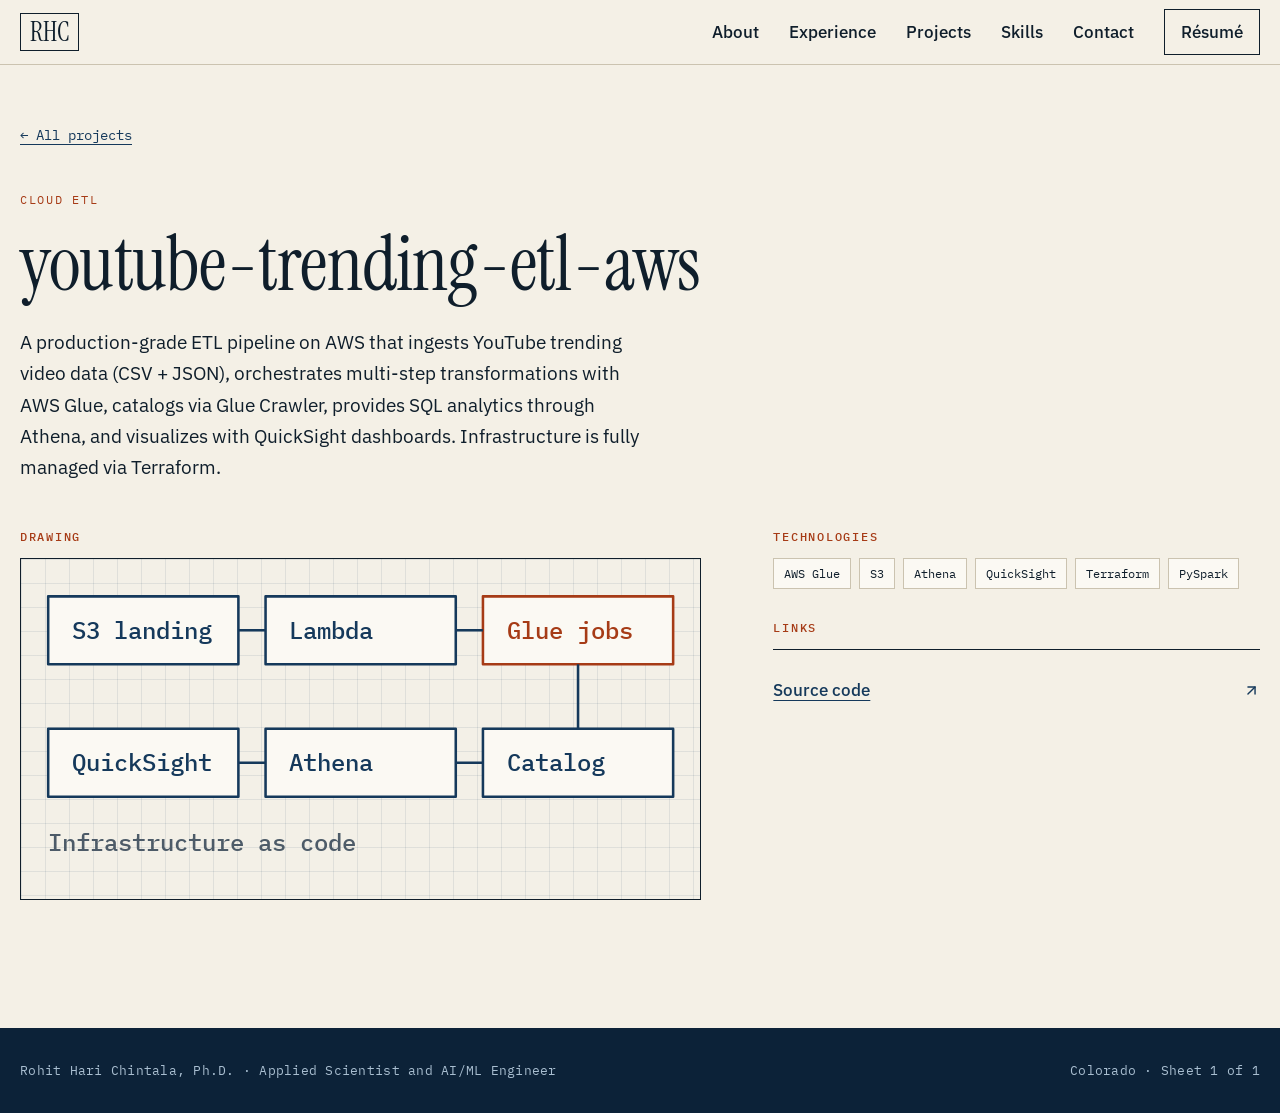
<file: projects/youtube-trending-etl-aws.html>
<!doctype html>
<html lang="en">
<head>
<meta charset="utf-8">
<meta name="viewport" content="width=device-width, initial-scale=1">
<title>youtube-trending-etl-aws | Rohit Hari Chintala, Ph.D.</title>
<meta name="description" content="A production-grade ETL pipeline on AWS that ingests YouTube trending video data (CSV + JSON), orchestrates transformations with AWS Glue, and visualizes with QuickSight dashboards.">
<link rel="canonical" href="https://rchintala13.github.io/projects/youtube-trending-etl-aws.html">
<meta property="og:type" content="article">
<meta property="og:title" content="youtube-trending-etl-aws | Rohit Hari Chintala, Ph.D.">
<meta property="og:description" content="An AWS ETL pipeline for YouTube trending video data, with Glue, Athena and QuickSight.">
<meta property="og:url" content="https://rchintala13.github.io/projects/youtube-trending-etl-aws.html">
<meta property="og:image" content="https://rchintala13.github.io/assets/images/social-card.png">
<meta name="twitter:card" content="summary_large_image">
<meta name="theme-color" content="#15395B">
<link rel="icon" href="../favicon.svg" type="image/svg+xml">
<link rel="apple-touch-icon" href="../apple-touch-icon.png">
<link rel="preconnect" href="https://fonts.googleapis.com">
<link rel="preconnect" href="https://fonts.gstatic.com" crossorigin>
<link href="https://fonts.googleapis.com/css2?family=IBM+Plex+Mono:wght@400;500&family=IBM+Plex+Sans:wght@400;500;600&family=Instrument+Serif:ital@0;1&display=swap" rel="stylesheet">
<link rel="stylesheet" href="../assets/css/site.css">
</head>
<body>
<a class="skip" href="#main">Skip to content</a>
<svg width="0" height="0" style="position:absolute" aria-hidden="true" focusable="false">
  <symbol id="i-arrow" viewBox="0 0 24 24" fill="none" stroke="currentColor" stroke-width="2" stroke-linecap="round" stroke-linejoin="round"><path d="M7 7h10v10"/><path d="M7 17 17 7"/></symbol>
</svg>

<header class="top">
  <div class="wrap top-in">
    <a class="mark" href="../#top" aria-label="Rohit Hari Chintala, Ph.D. (home page)">RHC</a>
    <nav class="nav-desk" aria-label="Primary">
      <a href="../#about">About</a>
      <a href="../#experience">Experience</a>
      <a href="../#projects">Projects</a>
      <a href="../#skills">Skills</a>
      <a href="../#contact">Contact</a>
      <a class="nav-cv" href="../assets/files/rohit-ph-d-resume.pdf" download>Résumé</a>
    </nav>
    <details class="nav-mobile">
      <summary>Menu</summary>
      <nav aria-label="Mobile">
        <a href="../#about">About</a>
        <a href="../#experience">Experience</a>
        <a href="../#projects">Projects</a>
        <a href="../#skills">Skills</a>
        <a href="../#contact">Contact</a>
        <a href="../assets/files/rohit-ph-d-resume.pdf" download>Résumé (PDF)</a>
      </nav>
    </details>
  </div>
</header>

<main id="main">
<article class="detail">
  <div class="wrap">
    <p class="crumb"><a href="../#projects">← All projects</a></p>
    <p class="kicker">Cloud ETL</p>
    <h1>youtube-trending-etl-aws</h1>
    <p class="lead">A production-grade ETL pipeline on AWS that ingests YouTube trending video data (CSV + JSON), orchestrates multi-step transformations with AWS Glue, catalogs via Glue Crawler, provides SQL analytics through Athena, and visualizes with QuickSight dashboards. Infrastructure is fully managed via Terraform.</p>

    <div class="d-grid">
      <div class="d-main">
        <h2>Drawing</h2>
        <figure class="d-drawing viz">
          <svg viewBox="0 0 400 200" role="img" aria-label="Diagram: files land in S3, a Lambda trigger starts Glue jobs, the catalog feeds Athena and QuickSight">
            <g class="ln">
              <rect class="bx" x="16" y="22" width="112" height="40"/>
              <rect class="bx" x="144" y="22" width="112" height="40"/>
              <rect class="bx sg" x="272" y="22" width="112" height="40"/>
              <rect class="bx" x="272" y="100" width="112" height="40"/>
              <rect class="bx" x="144" y="100" width="112" height="40"/>
              <rect class="bx" x="16" y="100" width="112" height="40"/>
              <path d="M128 42H144M256 42H272M328 62V100M272 120H256M144 120H128"/>
            </g>
            <text class="tx" x="30" y="47">S3 landing</text>
            <text class="tx" x="158" y="47">Lambda</text>
            <text class="tx sg" x="286" y="47">Glue jobs</text>
            <text class="tx" x="286" y="125">Catalog</text>
            <text class="tx" x="158" y="125">Athena</text>
            <text class="tx" x="30" y="125">QuickSight</text>
            <text class="tx mut" x="16" y="172">Infrastructure as code</text>
          </svg>
        </figure>
      </div>
      <aside class="d-side">
        <h2>Technologies</h2>
        <ul class="chips"><li>AWS Glue</li><li>S3</li><li>Athena</li><li>QuickSight</li><li>Terraform</li><li>PySpark</li></ul>
        <h2>Links</h2>
        <ul class="links"><li><a href="https://github.com/rchintala13/youtube-trending-etl-aws">Source code <svg class="ic" aria-hidden="true"><use href="#i-arrow"/></svg></a></li></ul>
      </aside>
    </div>
  </div>
</article>
</main>

<footer class="foot">
  <div class="wrap">
    <p>Rohit Hari Chintala, Ph.D. · Applied Scientist and AI/ML Engineer</p>
    <p>Colorado · Sheet 1 of 1</p>
  </div>
</footer>
</body>
</html>
</file>
<file: assets/css/site.css>
/* Drawing sheet: cyanotype hero, paper body, technical figures (round 2) */
:root{
  --paper:#F4F0E6;
  --paper-2:#E9E3D3;
  --card:#FBF9F3;
  --ink:#0F1E2B;
  --blue:#15395B;
  --deep:#0C2238;
  --signal:#A63B16;
  --amber:#F2B134;
  --mute:#4D5B68;
  --line:#CBC3B0;
  --sky:#A9BED0;
  --serif:"Instrument Serif", Georgia, "Times New Roman", serif;
  --sans:"IBM Plex Sans", "Helvetica Neue", sans-serif;
  --mono:"IBM Plex Mono", ui-monospace, "Courier New", monospace;
  --s1:8px; --s2:16px; --s3:24px; --s4:32px; --s5:48px; --s6:72px; --s7:96px;
  --pad:20px;
}

*,*::before,*::after{box-sizing:border-box}
html{-webkit-text-size-adjust:100%;scroll-padding-top:72px}
body{margin:0;background:var(--paper);color:var(--ink);font:400 1.0625rem/1.65 var(--sans);-webkit-font-smoothing:antialiased;overflow-x:hidden}
img{display:block;max-width:100%;height:auto}
a{color:inherit}
h1,h2,h3{text-wrap:balance}
p{margin:0}
ul,ol{margin:0;padding:0}
:focus-visible{outline:3px solid var(--signal);outline-offset:3px}
.hero :focus-visible,.skills :focus-visible,.foot :focus-visible{outline-color:var(--amber)}
.ic{width:1em;height:1em;flex:none;vertical-align:-0.125em}
.wrap{width:min(1240px, calc(100% - 2 * var(--pad)));margin-inline:auto}
.skip{position:absolute;left:12px;top:-60px;background:var(--ink);color:var(--paper);padding:10px 16px;z-index:50}
.skip:focus{top:12px}

/* Header */
.top{position:sticky;top:0;z-index:20;background:var(--paper);border-bottom:1px solid var(--line)}
.top-in{display:flex;align-items:center;justify-content:space-between;min-height:64px}
.mark{font-family:var(--serif);font-size:1.6rem;line-height:1;border:1.5px solid var(--ink);padding:6px 9px 4px;text-decoration:none;color:var(--ink)}
.nav-desk{display:none}
.nav-mobile{position:relative}
.nav-mobile summary{list-style:none;cursor:pointer;min-height:44px;min-width:44px;display:flex;align-items:center;justify-content:center;padding:0 14px;border:1.5px solid var(--ink);font-family:var(--mono);font-size:.85rem;letter-spacing:.06em;text-transform:uppercase}
.nav-mobile summary::-webkit-details-marker{display:none}
.nav-mobile[open] summary{background:var(--ink);color:var(--paper)}
.nav-mobile nav{position:absolute;right:0;top:calc(100% + 10px);width:min(280px,calc(100vw - 40px));background:var(--card);border:1px solid var(--ink);box-shadow:6px 6px 0 var(--blue);display:flex;flex-direction:column;z-index:30}
.nav-mobile nav a{display:flex;align-items:center;min-height:48px;padding:0 18px;text-decoration:none;border-bottom:1px solid var(--line);font-weight:500}
.nav-mobile nav a:last-child{border-bottom:0}
.nav-mobile nav a:hover{background:var(--paper-2)}

/* Buttons */
.btn{display:inline-flex;align-items:center;justify-content:center;gap:10px;min-height:48px;padding:0 22px;border:1.5px solid currentColor;font-weight:500;text-decoration:none;font-size:1rem;transition:background-color .2s,color .2s,border-color .2s}
.btn-primary{background:var(--amber);border-color:var(--amber);color:var(--ink)}
.btn-primary:hover{background:var(--paper);border-color:var(--paper)}
.btn-ghost{color:var(--paper)}
.btn-ghost:hover{background:var(--paper);color:var(--blue);border-color:var(--paper)}

/* Hero */
.hero{position:relative;background:var(--blue);color:var(--paper);overflow:hidden;padding-top:var(--s6)}
.hero::before{content:"";position:absolute;inset:0;pointer-events:none;background-image:linear-gradient(rgba(244,240,230,.07) 1px,transparent 1px),linear-gradient(90deg,rgba(244,240,230,.07) 1px,transparent 1px);background-size:44px 44px;background-position:-1px -1px}
.hero .wrap{position:relative}
.hero-grid{display:grid;grid-template-columns:minmax(0,1.35fr) minmax(0,.75fr);gap:56px;align-items:end}
.eyebrow{font-family:var(--mono);font-size:.8rem;letter-spacing:.14em;text-transform:uppercase;color:var(--sky);margin-bottom:var(--s3)}
.hero h1{font-family:var(--serif);font-weight:400;font-size:clamp(3.1rem,8.2vw,7.6rem);line-height:.92;letter-spacing:-.015em;margin:0}
.hero h1 .deg{font-style:italic;color:var(--amber)}
.lead{font-size:1.2rem;line-height:1.62;max-width:36em;color:#E4ECF3;margin-top:var(--s4)}
.ctas{display:flex;flex-wrap:wrap;gap:12px;margin-top:var(--s4)}
.portrait{margin:0;justify-self:end;width:min(100%,340px);position:relative;padding:14px}
.portrait::before{content:"";position:absolute;inset:0;border:1px dashed rgba(244,240,230,.4);pointer-events:none}
.portrait img{width:100%;aspect-ratio:4/5;object-fit:cover;object-position:50% 18%;border:1px solid rgba(244,240,230,.5)}
.portrait figcaption{font-family:var(--mono);font-size:.75rem;color:var(--sky);margin-top:14px;letter-spacing:.02em}
.readouts{list-style:none;display:grid;grid-template-columns:repeat(4,minmax(0,1fr));margin-top:var(--s6);border-top:1px solid rgba(244,240,230,.32)}
.readouts li{padding:var(--s3) var(--s3) var(--s3) 0;min-width:0}
.readouts li+li{padding-left:var(--s3);border-left:1px solid rgba(244,240,230,.2)}
.readouts .v{display:block;font-family:var(--serif);font-weight:400;font-size:clamp(2.3rem,4vw,3.6rem);line-height:1}
.readouts .k{display:block;font-family:var(--mono);font-size:.8rem;line-height:1.45;color:var(--sky);margin-top:12px}
.spec-band{background:var(--deep);border-top:1px solid rgba(244,240,230,.2)}
.spec{list-style:none;display:grid;grid-template-columns:repeat(3,minmax(0,1fr))}
.spec li{padding:var(--s3) var(--s3) var(--s3) 0;display:flex;flex-direction:column;gap:6px;min-width:0}
.spec li+li{padding-left:var(--s3);border-left:1px solid rgba(244,240,230,.14)}
.spec .sl{font-family:var(--mono);font-size:.72rem;letter-spacing:.12em;text-transform:uppercase;color:var(--amber)}
.spec .sv{font-size:.95rem;line-height:1.4}

/* Section rhythm */
.sect{padding:var(--s7) 0}
.kicker{font-family:var(--mono);font-size:.78rem;letter-spacing:.14em;text-transform:uppercase;color:var(--signal);margin-bottom:var(--s2)}
h2{font-family:var(--serif);font-weight:400;font-size:clamp(2.7rem,5.6vw,4.6rem);line-height:1;letter-spacing:-.01em;margin:0}
.sect-head{display:grid;grid-template-columns:minmax(0,1fr) minmax(0,1fr);gap:var(--s5);align-items:end;margin-bottom:var(--s5)}
.lede{max-width:40ch;color:var(--mute);font-size:1.08rem}

/* About */
.about-grid{display:grid;grid-template-columns:300px minmax(0,1fr);gap:var(--s6);align-items:start}
.prose p{max-width:66ch;margin-bottom:1.1em}
.prose p:first-child{font-family:var(--serif);font-size:clamp(1.75rem,2.7vw,2.25rem);line-height:1.25;color:var(--blue);margin-bottom:var(--s4)}

/* Experience */
.role{display:grid;grid-template-columns:240px minmax(0,1fr);gap:var(--s6);padding:var(--s5) 0;border-top:1px solid var(--ink)}
.role:last-child{border-bottom:1px solid var(--ink)}
.logo-chip{width:100%;max-width:180px;height:60px;background:var(--card);border:1px solid var(--line);display:flex;align-items:center;justify-content:center;padding:10px;margin-bottom:var(--s2)}
.logo-chip img{max-height:100%;max-width:100%;width:auto;height:auto;object-fit:contain}
.co{font-weight:600;line-height:1.35}
.meta{font-family:var(--mono);font-size:.85rem;color:var(--mute);margin-top:6px}
.role h3{font-family:var(--serif);font-weight:400;font-size:clamp(2rem,3.2vw,2.6rem);line-height:1.08;margin:0 0 var(--s2)}
.role-desc{max-width:68ch;color:#22313F}
.bullets{list-style:none;margin-top:var(--s3)}
.bullets li{position:relative;padding-left:30px;margin-bottom:12px;max-width:72ch}
.bullets li::before{content:"";position:absolute;left:0;top:.5em;width:11px;height:11px;border:1.5px solid var(--blue)}
.chips{list-style:none;display:flex;flex-wrap:wrap;gap:8px}
.chips li{font-family:var(--mono);font-size:.78rem;line-height:1.3;padding:6px 10px;border:1px solid var(--line);background:var(--card);color:var(--ink)}
.role .chips{margin-top:var(--s3)}
.earlier{margin-top:var(--s4);padding-top:var(--s2);border-top:1px dashed var(--line);font-size:.95rem;color:var(--mute);display:flex;flex-wrap:wrap;gap:4px 14px;align-items:baseline}
.tag{font-family:var(--mono);font-size:.72rem;letter-spacing:.12em;text-transform:uppercase;color:var(--blue);border:1px solid var(--blue);padding:2px 8px}

/* Projects index */
.work{background:var(--paper-2)}
.cards{list-style:none;display:grid;grid-template-columns:repeat(3,minmax(0,1fr));gap:var(--s3)}
.card{background:var(--card);border:1px solid var(--ink);display:flex;flex-direction:column;min-width:0;transition:transform .2s ease,box-shadow .2s ease}
.card:hover{transform:translate(-4px,-4px);box-shadow:8px 8px 0 var(--blue)}
.card--full{grid-column:1 / -1;display:grid;grid-template-columns:minmax(0,1.25fr) minmax(0,1fr)}
.card--full .viz{border-bottom:0;border-right:1px solid var(--ink)}
.card .viz{margin:0;aspect-ratio:2/1;border-bottom:1px solid var(--ink)}
.card-body{display:flex;flex-direction:column;flex:1;padding:var(--s3)}
.cat{font-family:var(--mono);font-size:.74rem;letter-spacing:.12em;text-transform:uppercase;color:var(--signal);margin-bottom:var(--s1)}
.card h3{font-family:var(--serif);font-weight:400;font-size:clamp(1.6rem,2.2vw,1.9rem);line-height:1.12;margin-bottom:var(--s2);overflow-wrap:anywhere}
.card h3 a{text-decoration-thickness:1px;text-underline-offset:5px}
.card h3 a:hover{color:var(--signal)}
.card .chips{margin-top:auto}
.card .desc{font-size:.96rem;line-height:1.55;color:#22313F;margin-bottom:0}
.card--full .desc{font-size:1.02rem;line-height:1.6}
.card .desc + .chips{margin-top:var(--s2)}
.card--full .viz{display:flex;align-items:center;justify-content:center;aspect-ratio:auto;min-height:100%}
.card--full .viz svg{width:100%;max-width:400px;height:auto}
.card .chips li{font-size:.72rem;padding:4px 8px}
.card--full .chips li{font-size:.78rem}
.links{display:flex;flex-wrap:wrap;gap:4px 22px;margin-top:var(--s3);padding-top:var(--s2);border-top:1px solid var(--line)}
.links a{display:inline-flex;align-items:center;gap:6px;min-height:44px;color:var(--blue);font-weight:500;text-decoration-thickness:1px;text-underline-offset:4px}
.links a:hover{color:var(--signal)}
.card--full .card-body{padding:var(--s4)}
.card--full h3{font-size:clamp(2rem,3vw,2.6rem)}

/* Figures (drawn in inline SVG) */
.viz{color:var(--blue);background-color:#F3F0E7;background-image:linear-gradient(to right,rgba(21,57,91,.09) 1px,transparent 1px),linear-gradient(to bottom,rgba(21,57,91,.09) 1px,transparent 1px);background-size:24px 24px}
.viz svg{display:block;width:100%;height:100%}
.viz .ln{fill:none;stroke:currentColor;stroke-width:1.5;stroke-linejoin:round}
.viz .bx{fill:var(--card);stroke:currentColor;stroke-width:1.5}
.viz .fl{fill:currentColor}
.viz .sf{fill:var(--signal);stroke:var(--signal);stroke-width:1.5}
.viz .hx{fill:var(--signal);stroke:var(--signal);stroke-width:1.5}
.viz .dash{stroke-dasharray:5 5}
.viz .sg{color:var(--signal)}
.viz text.mut{fill:var(--mute)}
.viz path.mut{opacity:.6}
.viz .tx{font-family:var(--mono);font-size:14px;fill:currentColor;font-weight:500}
.viz .tc{text-anchor:middle}
.viz .tw{fill:var(--card)}
.viz .ts{fill:var(--signal)}
.viz path.sg,.viz .sg path{stroke:var(--signal)}

/* Skills band */
.skills{background:var(--blue);color:var(--paper);position:relative}
.skills::before{content:"";position:absolute;inset:0;pointer-events:none;background-image:linear-gradient(rgba(244,240,230,.05) 1px,transparent 1px),linear-gradient(90deg,rgba(244,240,230,.05) 1px,transparent 1px);background-size:44px 44px}
.skills .wrap{position:relative}
.skills .kicker{color:var(--amber)}
.skills .lede{color:var(--sky)}
.loop{list-style:none;display:grid;grid-template-columns:repeat(6,minmax(0,1fr));position:relative;margin-bottom:var(--s6)}
.loop::before{content:"";position:absolute;left:22px;right:22px;top:21px;height:1px;background:rgba(242,177,52,.7)}
.loop li{position:relative;padding-right:var(--s3);min-width:0}
.node{display:flex;align-items:center;justify-content:center;width:44px;height:44px;border:1.5px solid var(--amber);background:var(--blue);color:var(--amber);font-family:var(--mono);font-size:.82rem;position:relative;z-index:1}
.loop h3{font-family:var(--serif);font-weight:400;font-size:1.8rem;line-height:1.1;margin:var(--s3) 0 var(--s1)}
.loop p{color:#D3DEE8;font-size:.95rem;line-height:1.5}
.loop .from{margin-top:var(--s2);font-family:var(--mono);font-size:.7rem;letter-spacing:.06em;text-transform:uppercase;color:var(--amber);line-height:1.5}
.groups{columns:4;column-gap:var(--s4)}
.grp{border-top:1px solid rgba(244,240,230,.3);padding:var(--s3) 0 var(--s4);min-width:0;break-inside:avoid}
.grp h3{font-family:var(--mono);font-size:.76rem;font-weight:500;letter-spacing:.1em;text-transform:uppercase;color:var(--amber);margin-bottom:var(--s2)}
.tagset{list-style:none;display:flex;flex-wrap:wrap;gap:6px}
.tagset li{font-size:.84rem;line-height:1.3;padding:5px 9px;border:1px solid rgba(244,240,230,.35);color:var(--paper)}

/* Education */
.edu{list-style:none;border-top:1px solid var(--ink);display:grid;grid-template-columns:repeat(2,minmax(0,1fr));column-gap:var(--s5)}
.edu li{display:flex;flex-direction:column;gap:6px;padding:var(--s4) 0;border-bottom:1px solid var(--ink)}
.edu .meta{margin-top:0}
.edu h3{font-family:var(--serif);font-weight:400;font-size:clamp(1.9rem,3vw,2.4rem);line-height:1.1;margin:0}
.edu p:last-child{color:var(--mute)}

/* Contact */
.contact{padding-bottom:var(--s7)}
.mail-big{display:inline-block;font-family:var(--serif);font-size:clamp(2.1rem,5.4vw,4.2rem);line-height:1.1;color:var(--blue);text-decoration-thickness:2px;text-underline-offset:10px;overflow-wrap:anywhere;min-height:44px}
.mail-big:hover{color:var(--signal)}
.contact-list{list-style:none;display:grid;grid-template-columns:repeat(4,minmax(0,1fr));margin-top:var(--s5);border-top:1px solid var(--ink)}
.contact-list li{min-width:0;border-right:1px solid var(--line)}
.contact-list li:last-child{border-right:0}
.contact-list a{display:flex;flex-direction:column;gap:6px;height:100%;padding:var(--s3) var(--s3) var(--s3) 0;min-height:44px;text-decoration:none;font-weight:500;overflow-wrap:anywhere}
.contact-list li+li a{padding-left:var(--s3)}
.contact-list a:hover{color:var(--signal)}
.contact-list .ic{width:22px;height:22px;margin-bottom:6px;color:var(--blue)}
.cl{font-family:var(--mono);font-size:.74rem;letter-spacing:.1em;text-transform:uppercase;color:var(--mute);font-weight:400}

/* Footer */
.foot{background:var(--deep);color:var(--sky);padding:var(--s4) 0;font-family:var(--mono);font-size:.8rem;letter-spacing:.02em}
.foot .wrap{display:flex;justify-content:space-between;flex-wrap:wrap;gap:var(--s2)}

/* Project detail pages */
.detail{padding:var(--s5) 0 var(--s7)}
.crumb{font-family:var(--mono);font-size:.85rem;margin-bottom:var(--s4)}
.crumb a{display:inline-flex;align-items:center;min-height:44px;color:var(--blue);text-decoration-thickness:1px;text-underline-offset:4px}
.detail h1{font-family:var(--serif);font-weight:400;font-size:clamp(2.6rem,6vw,5rem);line-height:1;letter-spacing:-.01em;overflow-wrap:anywhere;margin:0 0 var(--s3)}
.detail .lead{color:var(--ink);font-size:1.2rem;max-width:58ch;margin-top:0}
.d-hero{margin:var(--s5) 0 0;border:1px solid var(--ink);background:var(--card)}
.d-hero img{width:100%;aspect-ratio:16/9;object-fit:cover}
.d-hero figcaption{font-family:var(--mono);font-size:.75rem;color:var(--mute);padding:10px 14px;border-top:1px solid var(--line)}
.d-grid{display:grid;grid-template-columns:minmax(0,1.4fr) minmax(0,1fr);gap:var(--s6);margin-top:var(--s5);align-items:start}
.d-main h2,.d-side h2{font-family:var(--mono);font-size:.78rem;font-weight:500;letter-spacing:.14em;text-transform:uppercase;color:var(--signal);margin:0 0 var(--s2)}
.d-list{list-style:none;border-top:1px solid var(--ink)}
.d-list li{position:relative;padding:var(--s2) 0 var(--s2) 30px;border-bottom:1px solid var(--line);max-width:68ch}
.d-list li::before{content:"";position:absolute;left:0;top:1.1em;width:11px;height:11px;border:1.5px solid var(--blue)}
.d-drawing{margin:0 0 var(--s4);border:1px solid var(--ink)}
.d-drawing svg,.d-drawing img{width:100%;height:auto;aspect-ratio:2/1;display:block}
.d-side .chips{margin-bottom:var(--s4)}
.d-side .links{margin-top:0;border-top:1px solid var(--ink);padding-top:var(--s2);display:block}
.d-side .links a{display:flex;min-height:48px;border-bottom:1px solid var(--line);width:100%;justify-content:space-between}
.d-side .links a:last-child{border-bottom:0}
.d-side .links li{list-style:none}

/* Desktop */
@media (min-width:860px){
  .nav-desk{display:flex;align-items:center;gap:30px}
  .nav-desk a{text-decoration:none;font-weight:500;padding:8px 0;background:linear-gradient(var(--signal),var(--signal)) no-repeat 0 100%/0 2px;transition:background-size .2s ease}
  .nav-desk a:hover{background-size:100% 2px}
  .nav-desk .nav-cv{border:1.5px solid var(--ink);padding:8px 16px;background:none}
  .nav-desk .nav-cv:hover{background:var(--ink);color:var(--paper)}
  .nav-mobile{display:none}
}

/* Phone composition: one column, compact figures, wrapped chips */
@media (max-width:859px){
  .hero{padding-top:var(--s4)}
  .hero-grid{grid-template-columns:minmax(0,1fr);gap:var(--s3)}
  .eyebrow{font-size:.72rem;margin-bottom:var(--s2)}
  .eyebrow .sep{display:none}
  .eyebrow .role-line,.eyebrow .loc{display:block}
  .hero h1{font-size:3.1rem}
  .lead{font-size:1.02rem;line-height:1.55;margin-top:var(--s2)}
  .ctas{display:grid;grid-template-columns:minmax(0,1fr) minmax(0,1fr);gap:10px;margin-top:var(--s3)}
  .ctas .btn{padding:0 12px;font-size:.95rem;min-width:0}
  .ctas .btn:first-child{grid-column:1 / -1}
  .portrait{justify-self:center;width:min(60%,210px);padding:10px;margin:var(--s1) auto 0}
  .portrait figcaption{font-size:.66rem;line-height:1.4;margin-top:10px}

  .readouts{grid-template-columns:minmax(0,1fr) minmax(0,1fr);margin-top:var(--s4)}
  .readouts li{padding:var(--s2) var(--s2) var(--s2) 0}
  .readouts li+li{padding-left:0;border-left:0}
  .readouts li:nth-child(even){padding-left:var(--s2);border-left:1px solid rgba(244,240,230,.2)}
  .readouts li:nth-child(n+3){border-top:1px solid rgba(244,240,230,.2)}
  .readouts .v{font-size:2.1rem}
  .readouts .k{font-size:.74rem;margin-top:8px}

  .spec{grid-template-columns:minmax(0,1fr) minmax(0,1fr)}
  .spec li{padding:14px 12px 14px 0}
  .spec li+li{padding-left:0;border-left:0}
  .spec li:nth-child(even){padding-left:var(--s2);border-left:1px solid rgba(244,240,230,.14)}
  .spec li:nth-child(n+3){border-top:1px solid rgba(244,240,230,.14)}
  .spec li:last-child{grid-column:1 / -1;padding-left:0;border-left:0}
  .spec .sv{font-size:.88rem;line-height:1.35}

  .sect{padding:var(--s5) 0}
  .sect-head{grid-template-columns:minmax(0,1fr);gap:var(--s2);margin-bottom:var(--s3)}
  .lede{max-width:none;font-size:1rem}
  h2{font-size:2.6rem}
  .about-grid{grid-template-columns:minmax(0,1fr);gap:var(--s2)}
  .prose p:first-child{font-size:1.45rem;margin-bottom:var(--s2)}
  .prose p{font-size:1rem;margin-bottom:.9em}

  .role{grid-template-columns:minmax(0,1fr);gap:var(--s2);padding:var(--s3) 0}
  .logo-chip{height:48px;max-width:170px;margin-bottom:var(--s1);padding:8px}
  .role h3{font-size:1.8rem}
  .role-desc{font-size:.98rem}
  .bullets{margin-top:var(--s2)}
  .bullets li{font-size:.96rem;line-height:1.5;margin-bottom:8px;padding-left:24px}
  .role .chips{margin-top:var(--s2);gap:6px}
  .role .chips li{font-size:.72rem;padding:4px 7px}
  .earlier{margin-top:var(--s2)}

  .cards{grid-template-columns:minmax(0,1fr);gap:var(--s2)}
  .card .desc{font-size:.94rem;line-height:1.5}
  .card--full .desc{font-size:.96rem}
  .card .desc + .chips{margin-top:12px}
  .card--full{grid-template-columns:minmax(0,1fr)}
  .card--full .viz{border-right:0;border-bottom:1px solid var(--ink)}
  .card .viz,.card--full .viz{aspect-ratio:2/1}
  .card:hover{transform:none;box-shadow:none}
  .card-body,.card--full .card-body{padding:14px}
  .card h3,.card--full h3{font-size:1.4rem;margin-bottom:6px}
  .cat{margin-bottom:2px;font-size:.7rem}
  .card .chips{gap:5px;margin-top:0}
  .card .chips li{font-size:.7rem;padding:3px 6px}
  .links{margin-top:10px;padding-top:6px;gap:4px 28px}
  .links a{min-height:44px}

  .loop{grid-template-columns:minmax(0,1fr);gap:var(--s2);margin-bottom:var(--s4)}
  .loop::before{left:21px;right:auto;top:22px;bottom:22px;width:1px;height:auto}
  .loop li{display:grid;grid-template-columns:44px minmax(0,1fr);column-gap:var(--s2);padding-right:0}
  .loop .node{grid-row:1 / span 4}
  .loop h3{margin:6px 0 0;font-size:1.6rem}
  .loop p{grid-column:2}
  .loop .from{grid-column:2;margin-top:6px}
  .groups{columns:2;column-gap:var(--s2)}
  .grp{padding:var(--s2) 0}
  .tagset li{font-size:.8rem;padding:4px 7px}

  .edu{grid-template-columns:minmax(0,1fr)}
  .edu li{gap:6px;padding:var(--s3) 0}
  .edu h3{font-size:1.9rem}
  .contact-list{grid-template-columns:minmax(0,1fr) minmax(0,1fr)}
  .contact-list li{border-right:0;border-bottom:1px solid var(--line)}
  .contact-list li:nth-child(odd){border-right:1px solid var(--line)}
  .contact-list li+li a{padding-left:0}
  .contact-list li:nth-child(even) a{padding-left:var(--s2)}
  .contact-list li:nth-child(odd) a{padding-right:var(--s2)}
  .contact-list a{padding:14px 12px 14px 0}
  .contact-list .ic{margin-bottom:0}
  .mail-big{font-size:1.9rem}
  .contact-list{margin-top:var(--s3)}
  .contact{padding-bottom:var(--s6)}
  .foot{padding:var(--s3) 0}

  .detail{padding:var(--s3) 0 var(--s6)}
  .detail h1{font-size:2.3rem}
  .detail .lead{font-size:1.02rem}
  .d-hero{margin-top:var(--s3)}
  .d-grid{grid-template-columns:minmax(0,1fr);gap:var(--s4);margin-top:var(--s4)}
  .d-drawing{margin-bottom:var(--s3)}
}

@media (prefers-reduced-motion:reduce){
  *,*::before,*::after{transition:none!important;animation:none!important;scroll-behavior:auto!important}
}
</file>
